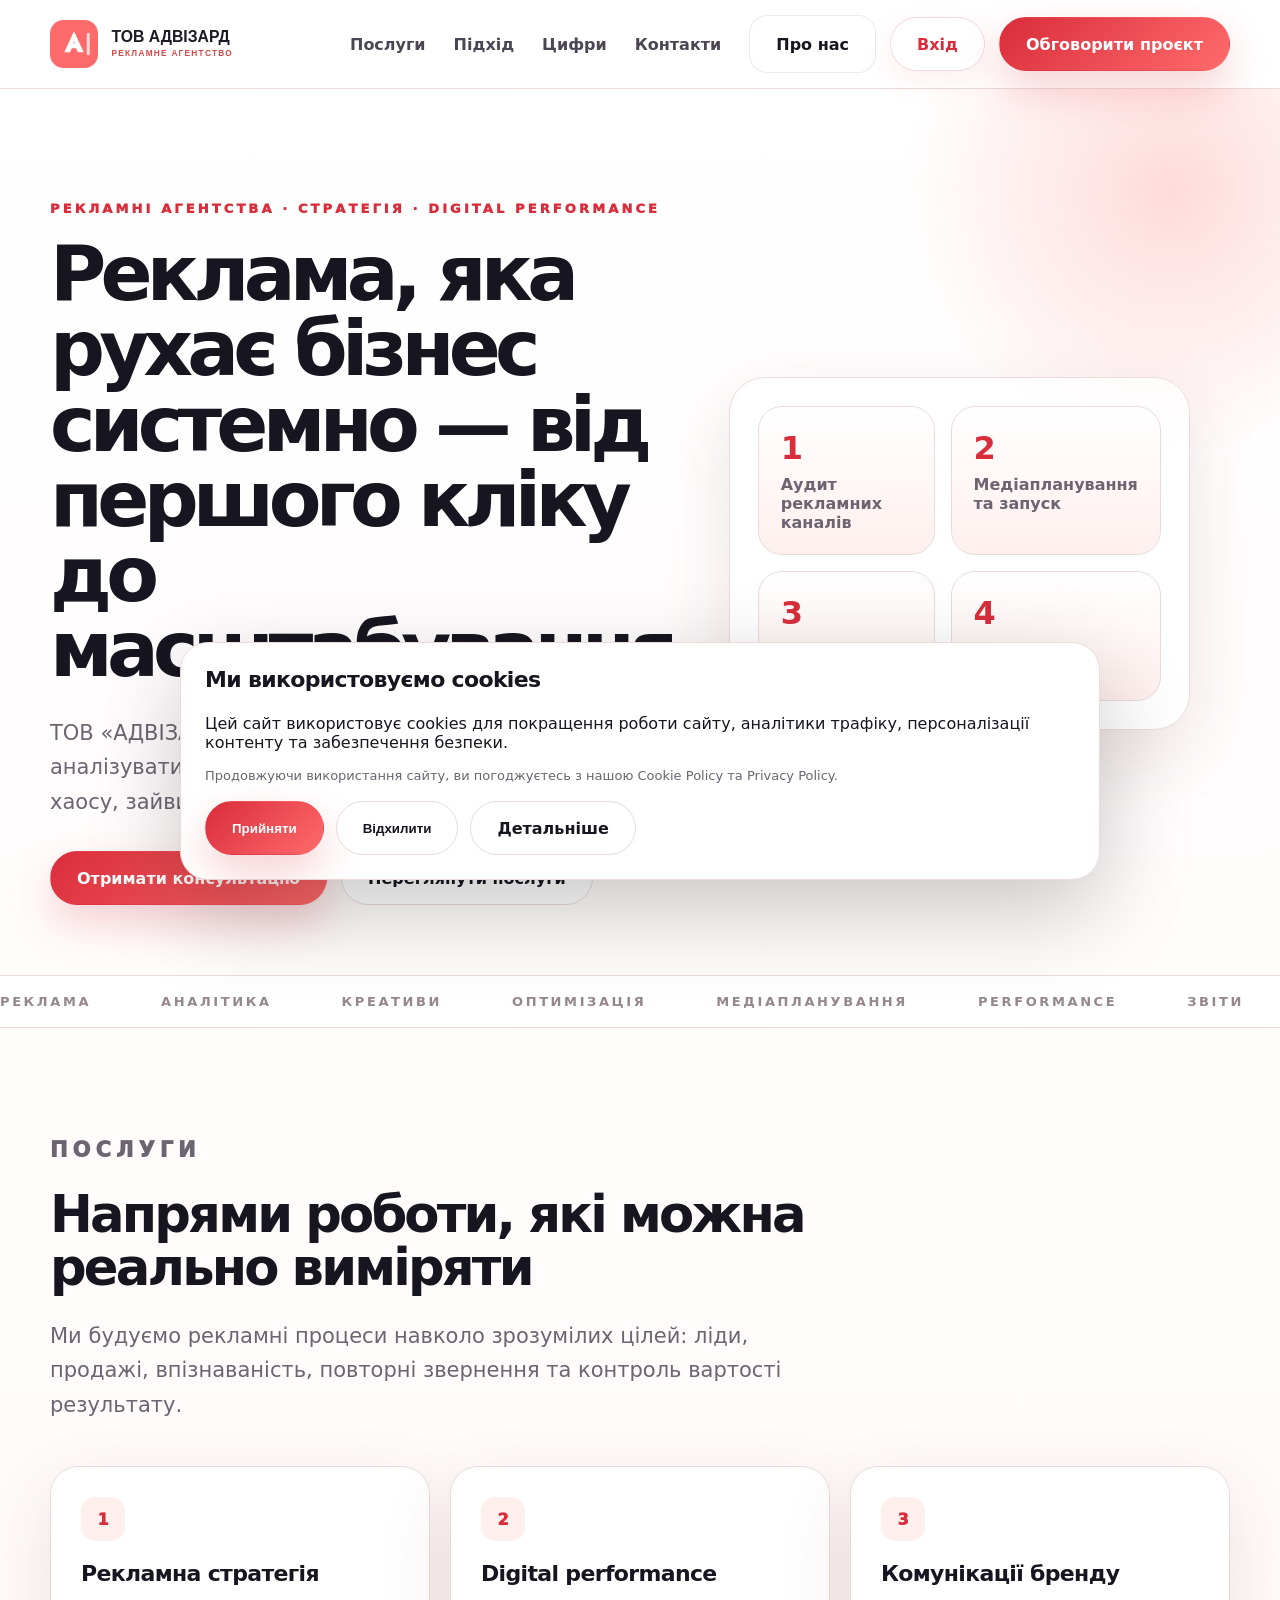
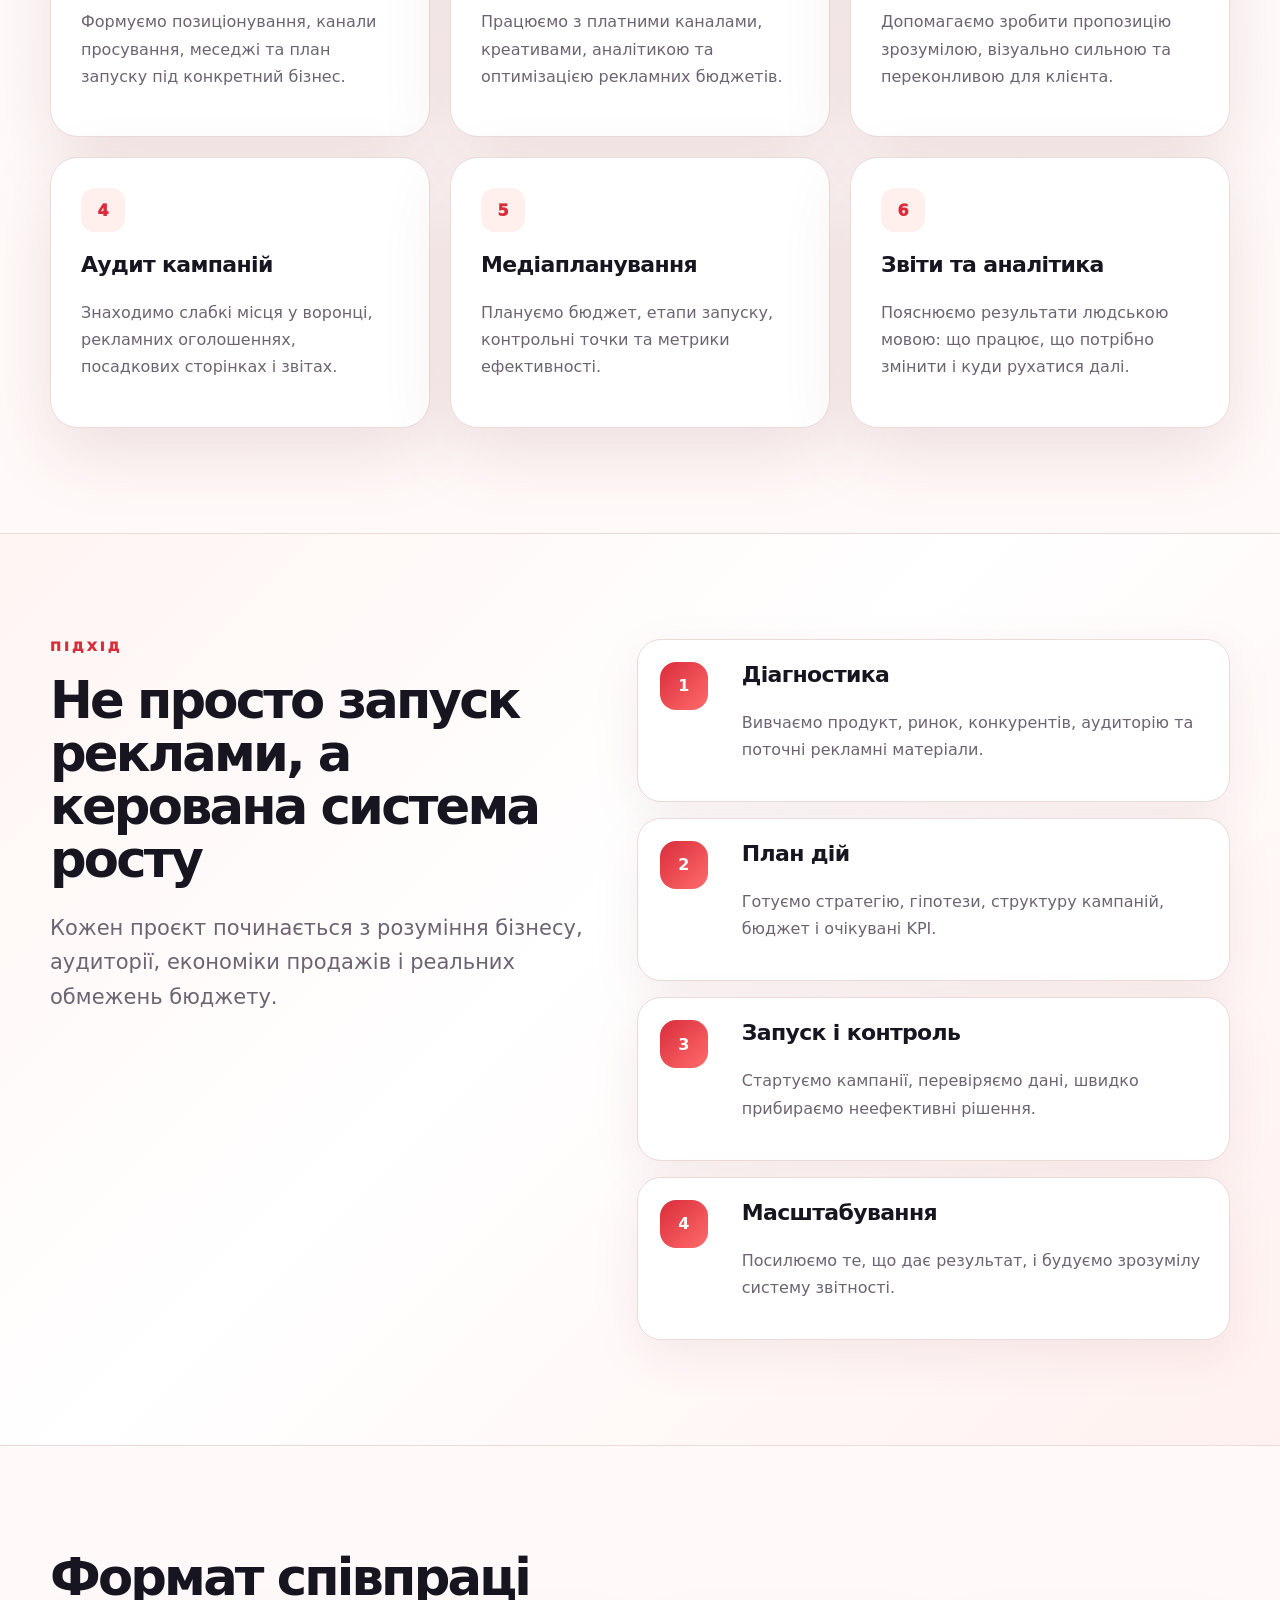
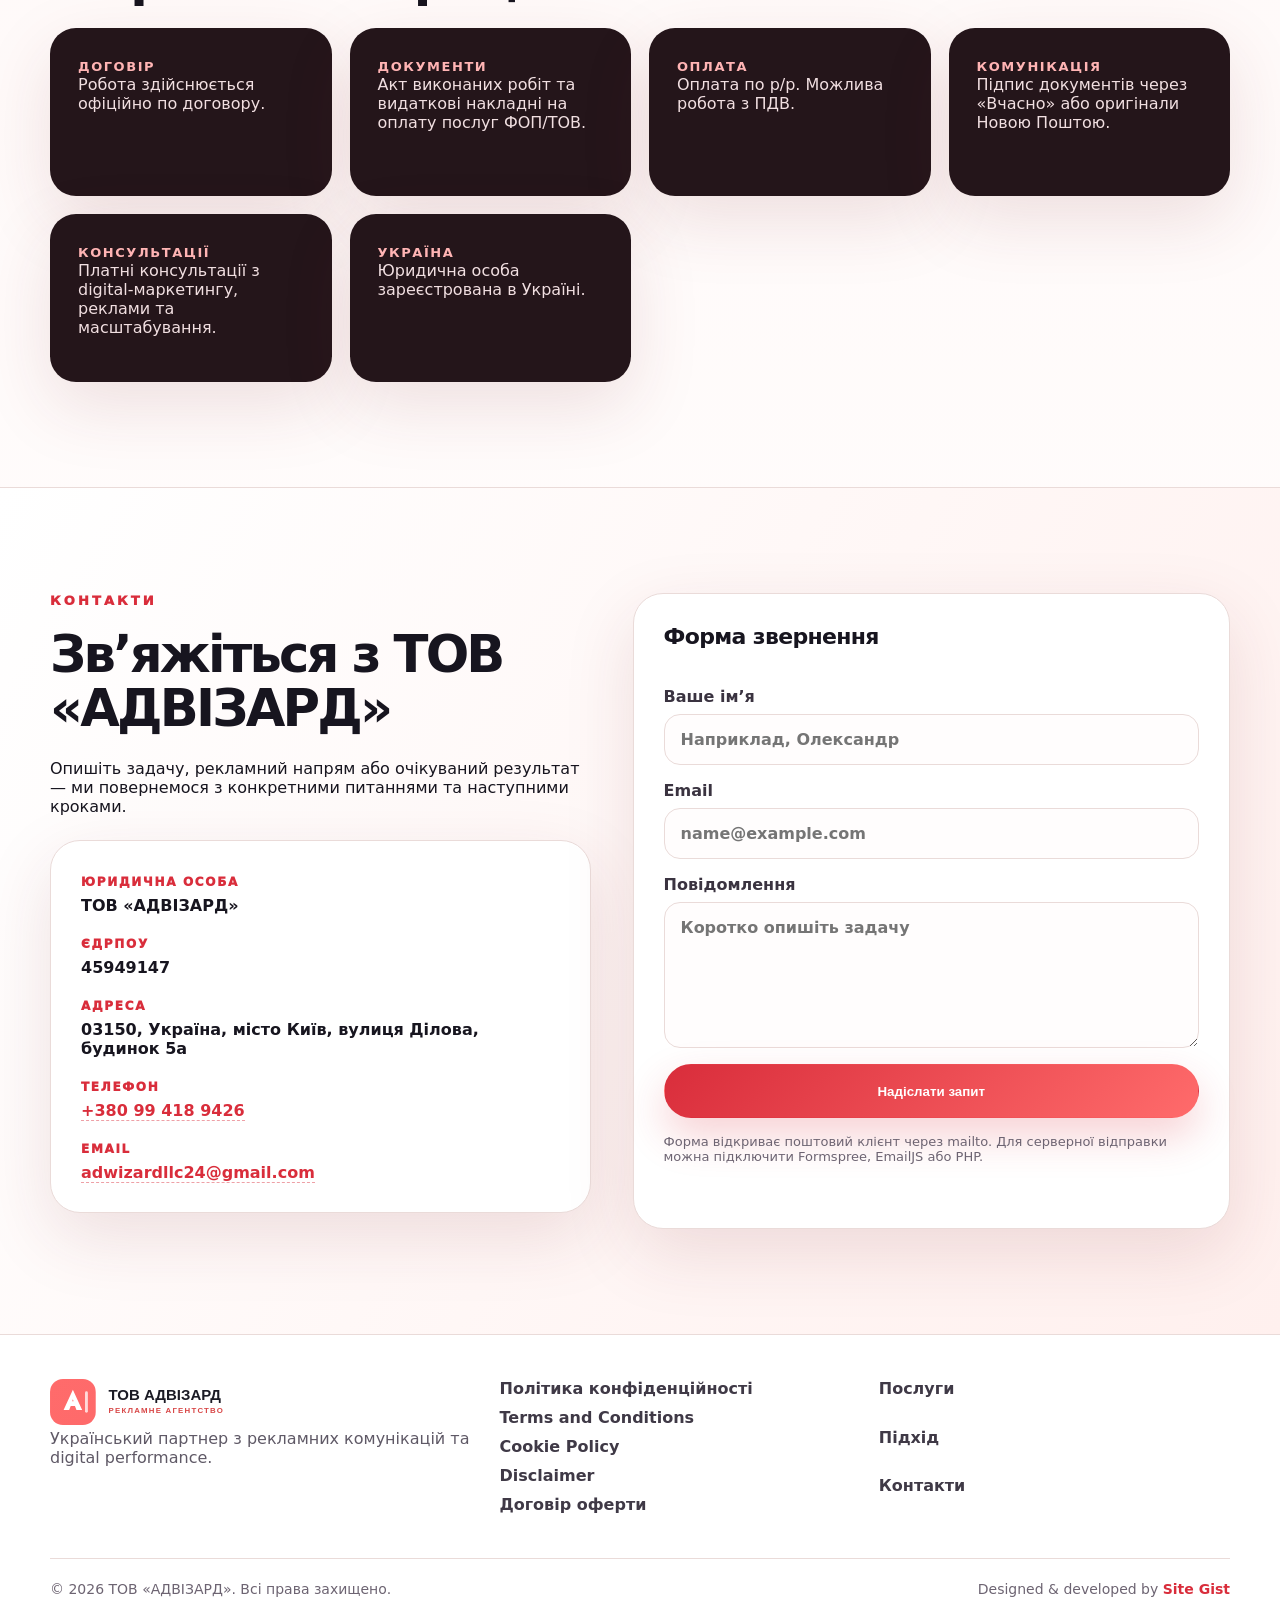
<file: index.html>
<!doctype html>
<html lang="uk">
  <head>
    <meta charset="UTF-8" />
    <meta name="viewport" content="width=device-width,initial-scale=1" />
    <title>ТОВ АДВІЗАРД — рекламне агентство в Києві</title>
    <meta
      name="description"
      content="ТОВ АДВІЗАРД допомагає бізнесам запускати, аналізувати та масштабувати рекламні кампанії."
    />
    <meta property="og:title" content="ТОВ АДВІЗАРД" />
    <meta
      property="og:description"
      content="Рекламна стратегія, digital performance, аналітика та комунікації."
    />
    <meta property="og:type" content="website" />
    <link rel="icon" href="favicon.svg" />
    <link rel="stylesheet" href="assets/css/style.css" />
  </head>
  <div class="cookie-popup" id="cookiePopup">
    <div class="cookie-box">
      <div class="cookie-top">
        <div>
          <h3>Ми використовуємо cookies</h3>

          <p>
            Цей сайт використовує cookies для покращення роботи сайту, аналітики
            трафіку, персоналізації контенту та забезпечення безпеки.
          </p>

          <p class="form-note">
            Продовжуючи використання сайту, ви погоджуєтесь з нашою Cookie
            Policy та Privacy Policy.
          </p>
        </div>
      </div>

      <div class="cookie-actions">
        <button class="btn btn-primary" id="acceptCookies">Прийняти</button>

        <button class="btn btn-ghost" id="declineCookies">Відхилити</button>

        <a class="btn btn-ghost" href="cookie-policy.html"> Детальніше </a>
      </div>
    </div>
  </div>
  <body>
    <header class="site-header" id="top">
      <div class="container nav-wrap">
        <a class="brand" href="index.html" aria-label="ТОВ АДВІЗАРД">
          <img src="assets/img/logo.svg" alt="Логотип ТОВ АДВІЗАРД" />
        </a>

        <button
          class="nav-toggle"
          aria-label="Відкрити меню"
          aria-expanded="false"
        >
          <span></span><span></span><span></span>
        </button>

        <nav class="main-nav" aria-label="Головна навігація">
          <a href="#services">Послуги</a>
          <a href="#process">Підхід</a>
          <a href="#numbers">Цифри</a>
          <a href="#contact">Контакти</a>
        </nav>

        <div class="header-actions">
          <a class="contacts" href="contact.html">Про нас</a>
          <a class="admin-btn" href="admin/">Вхід</a>
          <a class="header-cta" href="#contact">Обговорити проєкт</a>
        </div>
      </div>
    </header>
    <main>
      <section class="hero">
        <div class="container hero-grid">
          <div class="reveal">
            <p class="eyebrow">
              Рекламні агентства · стратегія · digital performance
            </p>
            <h1>
              Реклама, яка рухає бізнес системно — від першого кліку до
              масштабування
            </h1>
            <p class="hero-text">
              ТОВ «АДВІЗАРД» допомагає компаніям запускати, аналізувати та
              посилювати рекламні кампанії без хаосу, зайвих витрат і сліпих
              рішень.
            </p>
            <div class="hero-actions">
              <a class="btn btn-primary" href="#contact"
                >Отримати консультацію</a
              ><a class="btn btn-ghost" href="#services">Переглянути послуги</a>
            </div>
          </div>
          <aside class="hero-card reveal">
            <div class="metric-grid">
              <div class="metric">
                <strong>1</strong><span>Аудит рекламних каналів</span>
              </div>
              <div class="metric">
                <strong>2</strong><span>Медіапланування та запуск</span>
              </div>
              <div class="metric">
                <strong>3</strong><span>Аналітика результатів</span>
              </div>
              <div class="metric">
                <strong>4</strong><span>Оптимізація бюджету</span>
              </div>
            </div>
          </aside>
        </div>
      </section>
      <div class="ticker">
        <div class="ticker-track">
          <span>Реклама</span><span>Аналітика</span><span>Креативи</span
          ><span>Оптимізація</span><span>Медіапланування</span
          ><span>Performance</span><span>Звіти</span><span>Реклама</span
          ><span>Аналітика</span><span>Креативи</span>
        </div>
      </div>
      <section class="section-pad" id="services">
        <div class="container">
          <div class="section-head reveal">
            <p class="eyebrow">Послуги</p>
            <h2>Напрями роботи, які можна реально виміряти</h2>
            <p>
              Ми будуємо рекламні процеси навколо зрозумілих цілей: ліди,
              продажі, впізнаваність, повторні звернення та контроль вартості
              результату.
            </p>
          </div>
          <div class="service-grid">
            <article class="card reveal">
              <span class="num">1</span>
              <h3>Рекламна стратегія</h3>
              <p>
                Формуємо позиціонування, канали просування, меседжі та план
                запуску під конкретний бізнес.
              </p>
            </article>
            <article class="card reveal">
              <span class="num">2</span>
              <h3>Digital performance</h3>
              <p>
                Працюємо з платними каналами, креативами, аналітикою та
                оптимізацією рекламних бюджетів.
              </p>
            </article>
            <article class="card reveal">
              <span class="num">3</span>
              <h3>Комунікації бренду</h3>
              <p>
                Допомагаємо зробити пропозицію зрозумілою, візуально сильною та
                переконливою для клієнта.
              </p>
            </article>
            <article class="card reveal">
              <span class="num">4</span>
              <h3>Аудит кампаній</h3>
              <p>
                Знаходимо слабкі місця у воронці, рекламних оголошеннях,
                посадкових сторінках і звітах.
              </p>
            </article>
            <article class="card reveal">
              <span class="num">5</span>
              <h3>Медіапланування</h3>
              <p>
                Плануємо бюджет, етапи запуску, контрольні точки та метрики
                ефективності.
              </p>
            </article>
            <article class="card reveal">
              <span class="num">6</span>
              <h3>Звіти та аналітика</h3>
              <p>
                Пояснюємо результати людською мовою: що працює, що потрібно
                змінити і куди рухатися далі.
              </p>
            </article>
          </div>
        </div>
      </section>
      <section class="section-pad process" id="process">
        <div class="container process-grid">
          <div class="reveal">
            <p class="eyebrow">Підхід</p>
            <h2>Не просто запуск реклами, а керована система росту</h2>
            <p class="hero-text">
              Кожен проєкт починається з розуміння бізнесу, аудиторії, економіки
              продажів і реальних обмежень бюджету.
            </p>
          </div>
          <div class="steps">
            <article class="step reveal">
              <b>1</b>
              <div>
                <h3>Діагностика</h3>
                <p>
                  Вивчаємо продукт, ринок, конкурентів, аудиторію та поточні
                  рекламні матеріали.
                </p>
              </div>
            </article>
            <article class="step reveal">
              <b>2</b>
              <div>
                <h3>План дій</h3>
                <p>
                  Готуємо стратегію, гіпотези, структуру кампаній, бюджет і
                  очікувані KPI.
                </p>
              </div>
            </article>
            <article class="step reveal">
              <b>3</b>
              <div>
                <h3>Запуск і контроль</h3>
                <p>
                  Стартуємо кампанії, перевіряємо дані, швидко прибираємо
                  неефективні рішення.
                </p>
              </div>
            </article>
            <article class="step reveal">
              <b>4</b>
              <div>
                <h3>Масштабування</h3>
                <p>
                  Посилюємо те, що дає результат, і будуємо зрозумілу систему
                  звітності.
                </p>
              </div>
            </article>
          </div>
        </div>
      </section>
      <section class="section-pad numbers" id="numbers">
        <div class="container">
          <h2 class="reveal">Формат співпраці</h2>

          <div class="numbers-grid">
            <article class="reveal">
              <strong>Договір</strong>

              <p>Робота здійснюється офіційно по договору.</p>
            </article>

            <article class="reveal">
              <strong>Документи</strong>

              <p>
                Акт виконаних робіт та видаткові накладні на оплату послуг
                ФОП/ТОВ.
              </p>
            </article>

            <article class="reveal">
              <strong>Оплата</strong>

              <p>Оплата по р/р. Можлива робота з ПДВ.</p>
            </article>

            <article class="reveal">
              <strong>Комунікація</strong>

              <p>
                Підпис документів через «Вчасно» або оригінали Новою Поштою.
              </p>
            </article>

            <article class="reveal">
              <strong>Консультації</strong>

              <p>
                Платні консультації з digital-маркетингу, реклами та
                масштабування.
              </p>
            </article>

            <article class="reveal">
              <strong>Україна</strong>

              <p>Юридична особа зареєстрована в Україні.</p>
            </article>
          </div>
        </div>
      </section>
      <section class="section-pad contact" id="contact">
        <div class="container contact-grid">
          <div class="reveal">
            <p class="eyebrow">Контакти</p>
            <h2>Звʼяжіться з ТОВ «АДВІЗАРД»</h2>
            <p class="contact-lead">
              Опишіть задачу, рекламний напрям або очікуваний результат — ми
              повернемося з конкретними питаннями та наступними кроками.
            </p>
            <div class="contact-card">
              <div>
                <span>Юридична особа</span>
                <p>ТОВ «АДВІЗАРД»</p>
              </div>
              <div>
                <span>ЄДРПОУ</span>
                <p>45949147</p>
              </div>
              <div>
                <span>Адреса</span>
                <p>03150, Україна, місто Київ, вулиця Ділова, будинок 5а</p>
              </div>
              <div>
                <span>Телефон</span>
                <p><a href="tel:+380994189426">+380 99 418 9426</a></p>
              </div>
              <div>
                <span>Email</span>
                <p>
                  <a href="mailto:adwizardllc24@gmail.com"
                    >adwizardllc24@gmail.com</a
                  >
                </p>
              </div>
            </div>
          </div>
          <form class="contact-form reveal" data-contact-form>
            <h3>Форма звернення</h3>
            <label
              >Ваше імʼя<input
                name="name"
                required
                placeholder="Наприклад, Олександр" /></label
            ><label
              >Email<input
                name="email"
                type="email"
                required
                placeholder="name@example.com" /></label
            ><label
              >Повідомлення<textarea
                name="message"
                rows="6"
                required
                placeholder="Коротко опишіть задачу"
              ></textarea></label
            ><button class="btn btn-primary" type="submit">
              Надіслати запит
            </button>
            <p class="form-note">
              Форма відкриває поштовий клієнт через mailto. Для серверної
              відправки можна підключити Formspree, EmailJS або PHP.
            </p>
            <p class="form-status" aria-live="polite"></p>
          </form>
        </div>
      </section>
    </main>
    <footer class="site-footer">
      <div class="container footer-grid">
        <div class="footer-brand">
          <img src="assets/img/logo.svg" alt="ТОВ АДВІЗАРД" />
          <p>
            Український партнер з рекламних комунікацій та digital performance.
          </p>
        </div>
        <nav class="footer-links">
          <a href="privacy-policy.html">Політика конфіденційності</a
          ><a href="terms-and-conditions.html">Terms and Conditions</a
          ><a href="cookie-policy.html">Cookie Policy</a
          ><a href="disclaimer.html">Disclaimer</a
          ><a href="offer-agreement.html">Договір оферти</a>
        </nav>
        <nav class="footer-links">
          <a href="#services">Послуги</a><a href="#process">Підхід</a
          ><a href="#contact">Контакти</a>
        </nav>
      </div>
      <div class="container footer-bottom">
        <span>© 2026 ТОВ «АДВІЗАРД». Всі права захищено.</span
        ><span
          >Designed & developed by
          <a
            href="https://sitegist.com/uk/services/web/"
            target="_blank"
            rel="noopener"
            >Site Gist</a
          ></span
        >
      </div>
    </footer>
    <div class="cookie-popup">
      <div class="cookie-box">
        <div class="cookie-top">
          <div>
            <h3>Ми використовуємо cookies</h3>
            <p>
              Cookies допомагають покращувати сайт, аналізувати взаємодію та
              робити комунікацію зручнішою. Ви можете прийняти або відхилити
              необовʼязкові cookies.
            </p>
          </div>
        </div>
        <div class="cookie-actions">
          <button class="btn btn-primary" data-cookie-accept>Прийняти</button
          ><button class="btn btn-ghost" data-cookie-reject>Відхилити</button
          ><a class="btn btn-ghost" href="cookie-policy.html">Детальніше</a>
        </div>
      </div>
    </div>
    <script src="assets/js/main.js"></script>
  </body>
</html>
</file>
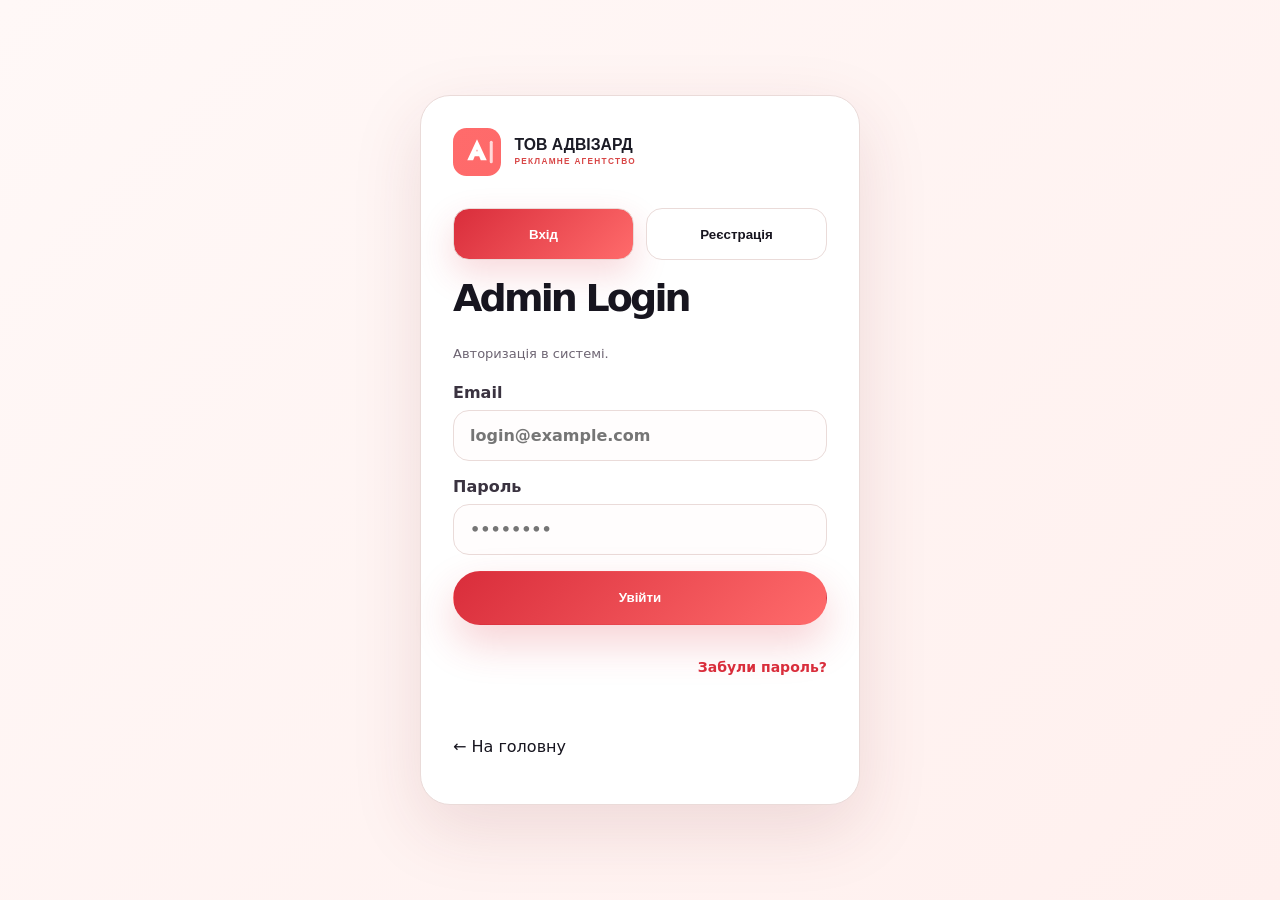
<file: admin/index.html>
<!doctype html>
<html lang="uk">
  <head>
    <meta charset="UTF-8" />
    <meta name="viewport" content="width=device-width,initial-scale=1" />
    <title>Admin — ТОВ АДВІЗАРД</title>

    <link rel="icon" href="../favicon.svg" />
    <link rel="stylesheet" href="../assets/css/style.css" />
  </head>
  <div class="modal-overlay" id="forgotModal">
    <div class="modal-box">
      <button class="modal-close" id="closeForgotModal">×</button>

      <h3>Відновлення паролю</h3>

      <p>
        Введіть email, на який буде відправлено лист для відновлення паролю.
      </p>

      <form id="forgotPasswordForm">
        <input type="email" required placeholder="your@email.com" />

        <button class="btn btn-primary" type="submit">Відправити</button>

        <p class="form-status"></p>
      </form>
    </div>
  </div>
  <body class="admin-body">
    <main class="admin-box">
      <img src="../assets/img/logo.svg" alt="ТОВ АДВІЗАРД" />

      <div class="admin-tabs">
        <button class="admin-tab active" data-tab="login">Вхід</button>

        <button class="admin-tab" data-tab="register">Реєстрація</button>
      </div>

      <!-- LOGIN -->
      <div class="admin-panel active" id="login-panel">
        <h1 style="font-size: 38px; margin-top: 20px">Admin Login</h1>

        <p class="admin-note">Авторизація в системі.</p>

        <form data-admin-login>
          <label>
            Email
            <input type="email" required placeholder="login@example.com" />
          </label>

          <label>
            Пароль
            <input type="password" required placeholder="••••••••" />
          </label>

          <button class="btn btn-primary" type="submit">Увійти</button>

          <div class="admin-extra">
            <a href="#" class="forgot-password"> Забули пароль? </a>
          </div>

          <p class="form-status"></p>
        </form>
      </div>

      <!-- REGISTER -->
      <div class="admin-panel" id="register-panel">
        <h1 style="font-size: 38px; margin-top: 20px">Створити акаунт</h1>

        <p class="admin-note">Реєстрація нового користувача.</p>

        <form data-admin-register>
          <label>
            Ім’я
            <input type="text" required placeholder="Ваше ім’я" />
          </label>

          <label>
            Email
            <input type="email" required placeholder="login@example.com" />
          </label>

          <label>
            Пароль
            <input
              id="registerPassword"
              type="password"
              required
              placeholder="••••••••"
            />
          </label>

          <label>
            Підтвердження паролю
            <input
              id="registerConfirmPassword"
              type="password"
              required
              placeholder="••••••••"
            />
          </label>

          <button class="btn btn-primary" type="submit">Зареєструватися</button>

          <p class="form-status"></p>
        </form>
      </div>

      <p style="margin-top: 28px">
        <a href="../index.html">← На головну</a>
      </p>
    </main>

    <script>
      const tabs = document.querySelectorAll(".admin-tab");
      const panels = document.querySelectorAll(".admin-panel");

      tabs.forEach((tab) => {
        tab.addEventListener("click", () => {
          tabs.forEach((t) => t.classList.remove("active"));
          panels.forEach((p) => p.classList.remove("active"));

          tab.classList.add("active");

          if (tab.dataset.tab === "login") {
            document.getElementById("login-panel").classList.add("active");
          } else {
            document.getElementById("register-panel").classList.add("active");
          }
        });
      });
    </script>

    <script src="../assets/js/main.js"></script>
  </body>
</html>
</file>
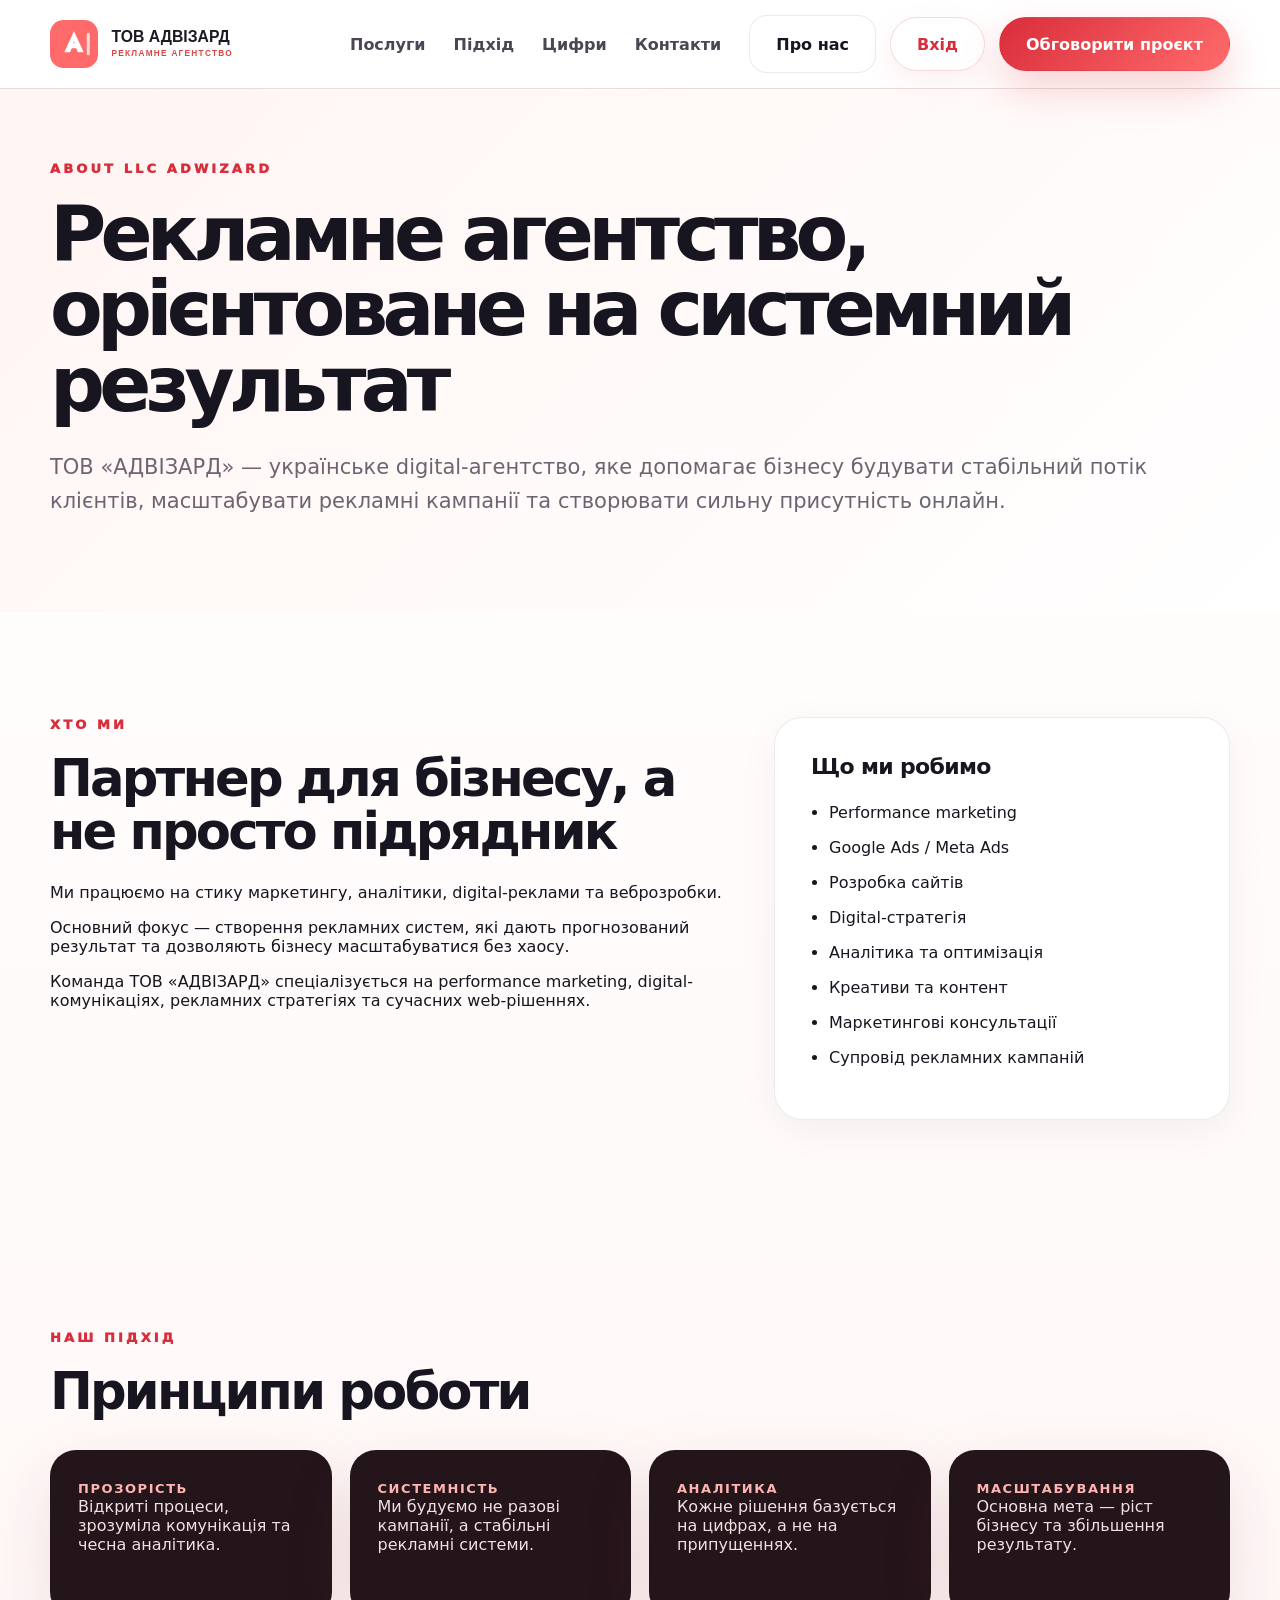
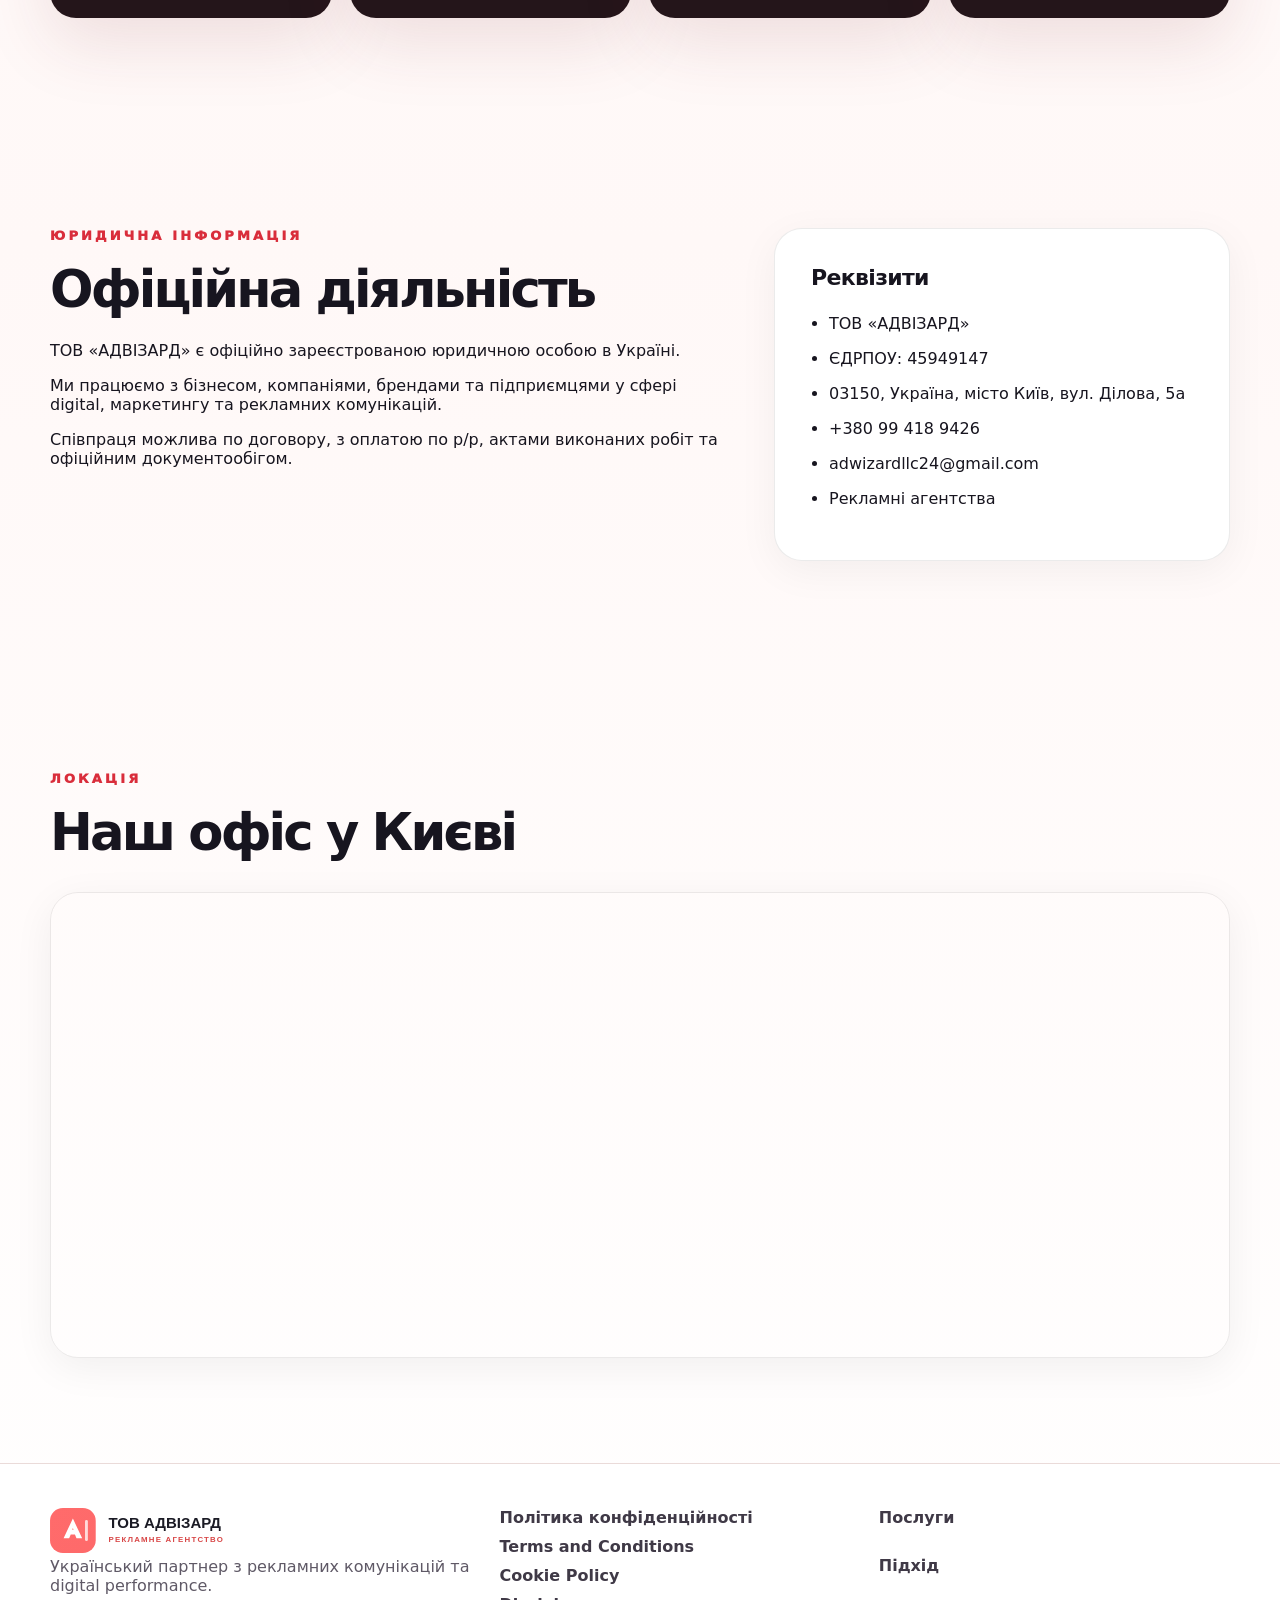
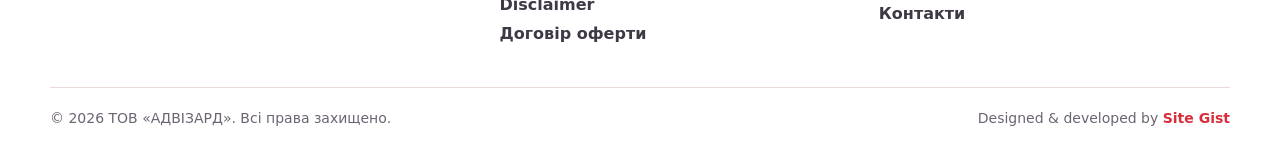
<file: contact.html>
<!doctype html>
<html lang="uk">
  <head>
    <meta charset="UTF-8" />

    <meta name="viewport" content="width=device-width,initial-scale=1" />

    <title>Про нас — ТОВ АДВІЗАРД</title>

    <meta
      name="description"
      content="ТОВ АДВІЗАРД — рекламне агентство та digital-партнер для бізнесу. Стратегія, performance marketing, аналітика та масштабування рекламних кампаній."
    />

    <link rel="icon" href="favicon.svg" />

    <link rel="stylesheet" href="assets/css/style.css" />
  </head>

  <body>
    <header class="site-header" id="top">
      <div class="container nav-wrap">
        <a class="brand" href="index.html" aria-label="ТОВ АДВІЗАРД">
          <img src="assets/img/logo.svg" alt="Логотип ТОВ АДВІЗАРД" />
        </a>

        <button
          class="nav-toggle"
          aria-label="Відкрити меню"
          aria-expanded="false"
        >
          <span></span><span></span><span></span>
        </button>

        <nav class="main-nav" aria-label="Головна навігація">
          <a href="#services">Послуги</a>
          <a href="#process">Підхід</a>
          <a href="#numbers">Цифри</a>
          <a href="#contact">Контакти</a>
        </nav>

        <div class="header-actions">
          <a class="contacts" href="contact.html">Про нас</a>
          <a class="admin-btn" href="admin/">Вхід</a>
          <a class="header-cta" href="index.html#contact">Обговорити проєкт</a>
        </div>
      </div>
    </header>

    <main>
      <!-- HERO -->
      <section class="legal-hero">
        <div class="container">
          <p class="eyebrow">ABOUT LLC ADWIZARD</p>

          <h1>Рекламне агентство, орієнтоване на системний результат</h1>

          <p class="hero-text">
            ТОВ «АДВІЗАРД» — українське digital-агентство, яке допомагає бізнесу
            будувати стабільний потік клієнтів, масштабувати рекламні кампанії
            та створювати сильну присутність онлайн.
          </p>
        </div>
      </section>

      <!-- ABOUT -->
      <section class="section-pad">
        <div class="container about-grid">
          <div>
            <p class="eyebrow">ХТО МИ</p>

            <h2>Партнер для бізнесу, а не просто підрядник</h2>

            <p>
              Ми працюємо на стику маркетингу, аналітики, digital-реклами та
              веброзробки.
            </p>

            <p>
              Основний фокус — створення рекламних систем, які дають
              прогнозований результат та дозволяють бізнесу масштабуватися без
              хаосу.
            </p>

            <p>
              Команда ТОВ «АДВІЗАРД» спеціалізується на performance marketing,
              digital-комунікаціях, рекламних стратегіях та сучасних
              web-рішеннях.
            </p>
          </div>

          <div class="about-card">
            <h3>Що ми робимо</h3>

            <ul>
              <li>Performance marketing</li>

              <li>Google Ads / Meta Ads</li>

              <li>Розробка сайтів</li>

              <li>Digital-стратегія</li>

              <li>Аналітика та оптимізація</li>

              <li>Креативи та контент</li>

              <li>Маркетингові консультації</li>

              <li>Супровід рекламних кампаній</li>
            </ul>
          </div>
        </div>
      </section>

      <!-- VALUES -->
      <section class="section-pad soft-section">
        <div class="container">
          <p class="eyebrow">НАШ ПІДХІД</p>

          <h2 class="section-title">Принципи роботи</h2>

          <div class="numbers-grid">
            <article>
              <strong> Прозорість </strong>

              <p>Відкриті процеси, зрозуміла комунікація та чесна аналітика.</p>
            </article>

            <article>
              <strong> Системність </strong>

              <p>
                Ми будуємо не разові кампанії, а стабільні рекламні системи.
              </p>
            </article>

            <article>
              <strong> Аналітика </strong>

              <p>Кожне рішення базується на цифрах, а не на припущеннях.</p>
            </article>

            <article>
              <strong> Масштабування </strong>

              <p>Основна мета — ріст бізнесу та збільшення результату.</p>
            </article>
          </div>
        </div>
      </section>

      <!-- COMPANY -->
      <section class="section-pad">
        <div class="container about-grid">
          <div>
            <p class="eyebrow">ЮРИДИЧНА ІНФОРМАЦІЯ</p>

            <h2>Офіційна діяльність</h2>

            <p>
              ТОВ «АДВІЗАРД» є офіційно зареєстрованою юридичною особою в
              Україні.
            </p>

            <p>
              Ми працюємо з бізнесом, компаніями, брендами та підприємцями у
              сфері digital, маркетингу та рекламних комунікацій.
            </p>

            <p>
              Співпраця можлива по договору, з оплатою по р/р, актами виконаних
              робіт та офіційним документообігом.
            </p>
          </div>

          <div class="about-card">
            <h3>Реквізити</h3>

            <ul>
              <li>ТОВ «АДВІЗАРД»</li>

              <li>ЄДРПОУ: 45949147</li>

              <li>03150, Україна, місто Київ, вул. Ділова, 5а</li>

              <li>+380 99 418 9426</li>

              <li>adwizardllc24@gmail.com</li>

              <li>Рекламні агентства</li>
            </ul>
          </div>
        </div>
      </section>

      <!-- MAP -->
      <section class="section-pad">
        <div class="container">
          <p class="eyebrow">ЛОКАЦІЯ</p>

          <h2 class="section-title">Наш офіс у Києві</h2>

          <div class="map-box">
            <iframe
              src="https://maps.google.com/maps?q=03150%20%D0%9A%D0%B8%D1%97%D0%B2%20%D0%94%D1%96%D0%BB%D0%BE%D0%B2%D0%B0%205%D0%B0&t=&z=15&ie=UTF8&iwloc=&output=embed"
              loading="lazy"
              allowfullscreen
            ></iframe>
          </div>
        </div>
      </section>
    </main>

    <footer class="site-footer">
      <div class="container footer-grid">
        <div class="footer-brand">
          <img src="assets/img/logo.svg" alt="ТОВ АДВІЗАРД" />
          <p>
            Український партнер з рекламних комунікацій та digital performance.
          </p>
        </div>
        <nav class="footer-links">
          <a href="privacy-policy.html">Політика конфіденційності</a
          ><a href="terms-and-conditions.html">Terms and Conditions</a
          ><a href="cookie-policy.html">Cookie Policy</a
          ><a href="disclaimer.html">Disclaimer</a
          ><a href="offer-agreement.html">Договір оферти</a>
        </nav>
        <nav class="footer-links">
          <a href="#services">Послуги</a><a href="#process">Підхід</a
          ><a href="#contact">Контакти</a>
        </nav>
      </div>
      <div class="container footer-bottom">
        <span>© 2026 ТОВ «АДВІЗАРД». Всі права захищено.</span
        ><span
          >Designed & developed by
          <a
            href="https://sitegist.com/uk/services/web/"
            target="_blank"
            rel="noopener"
            >Site Gist</a
          ></span
        >
      </div>
    </footer>

    <script src="assets/js/main.js"></script>
  </body>
</html>
</file>
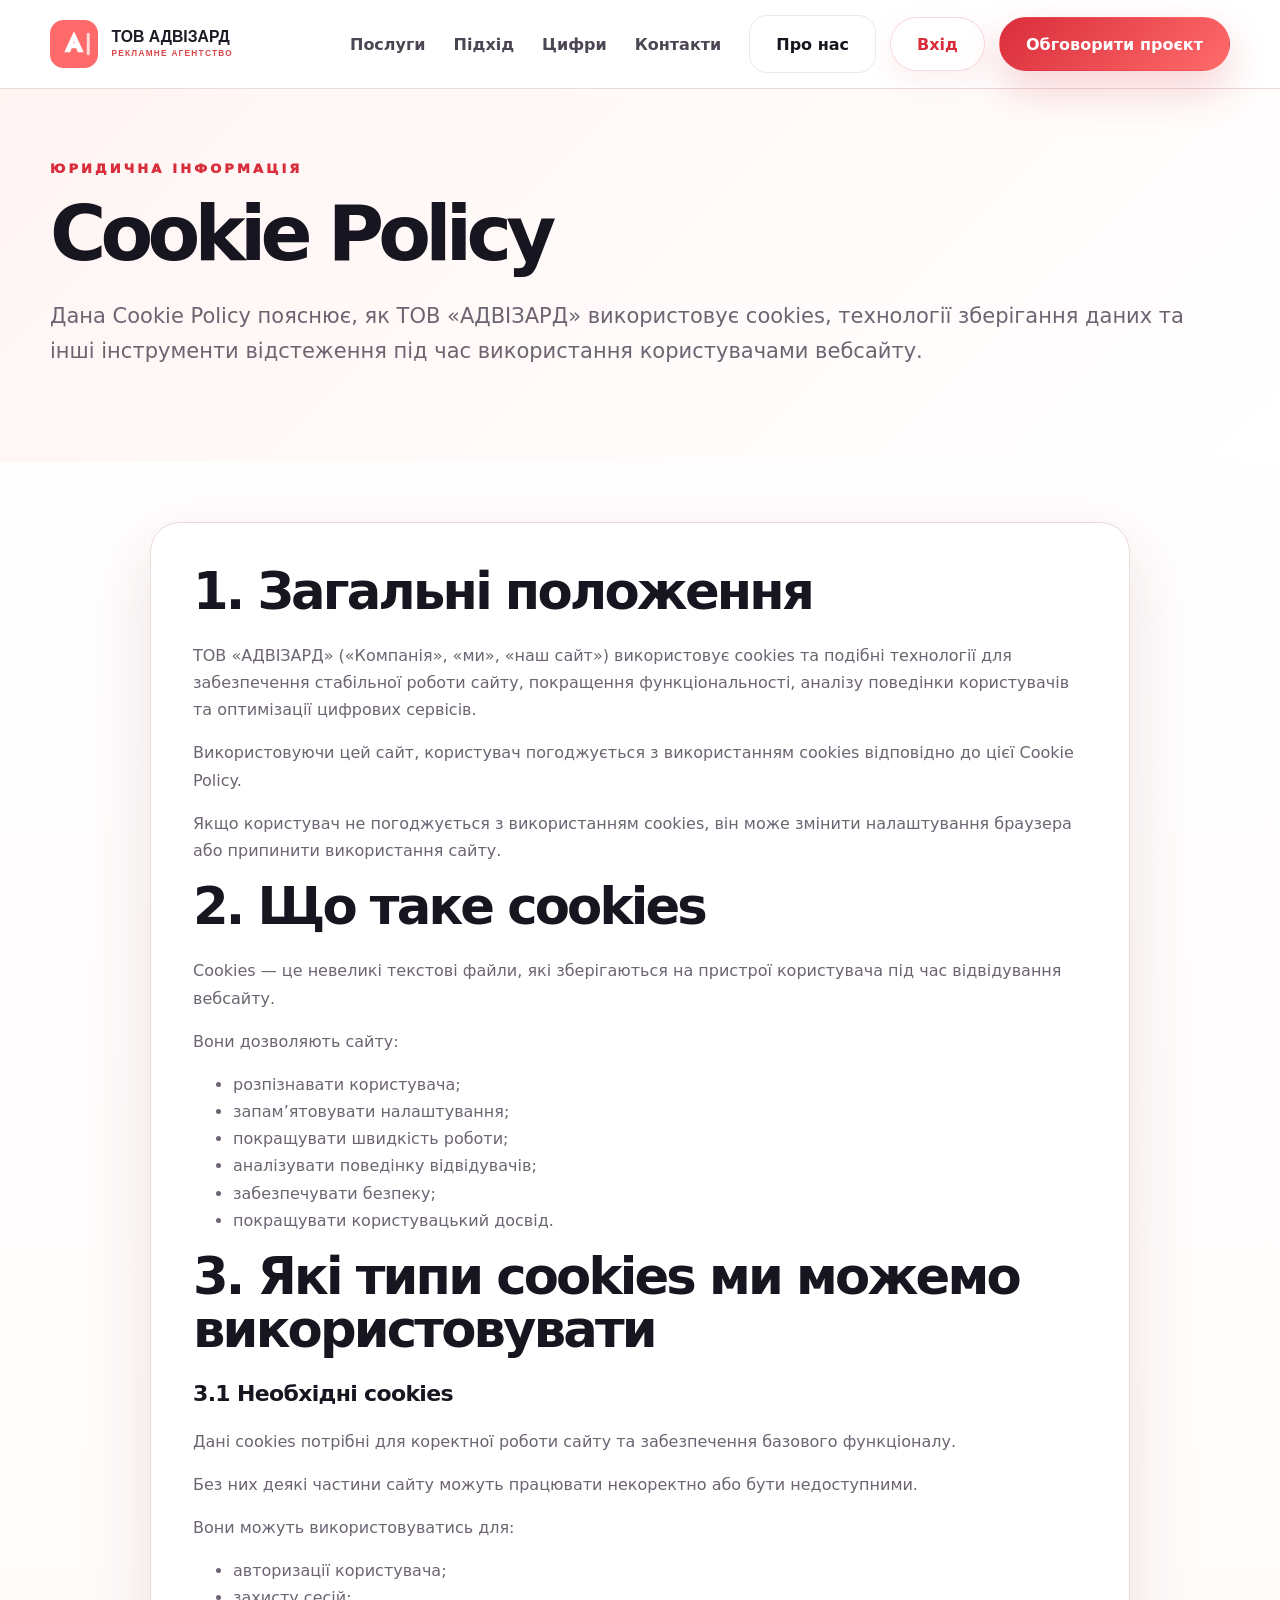
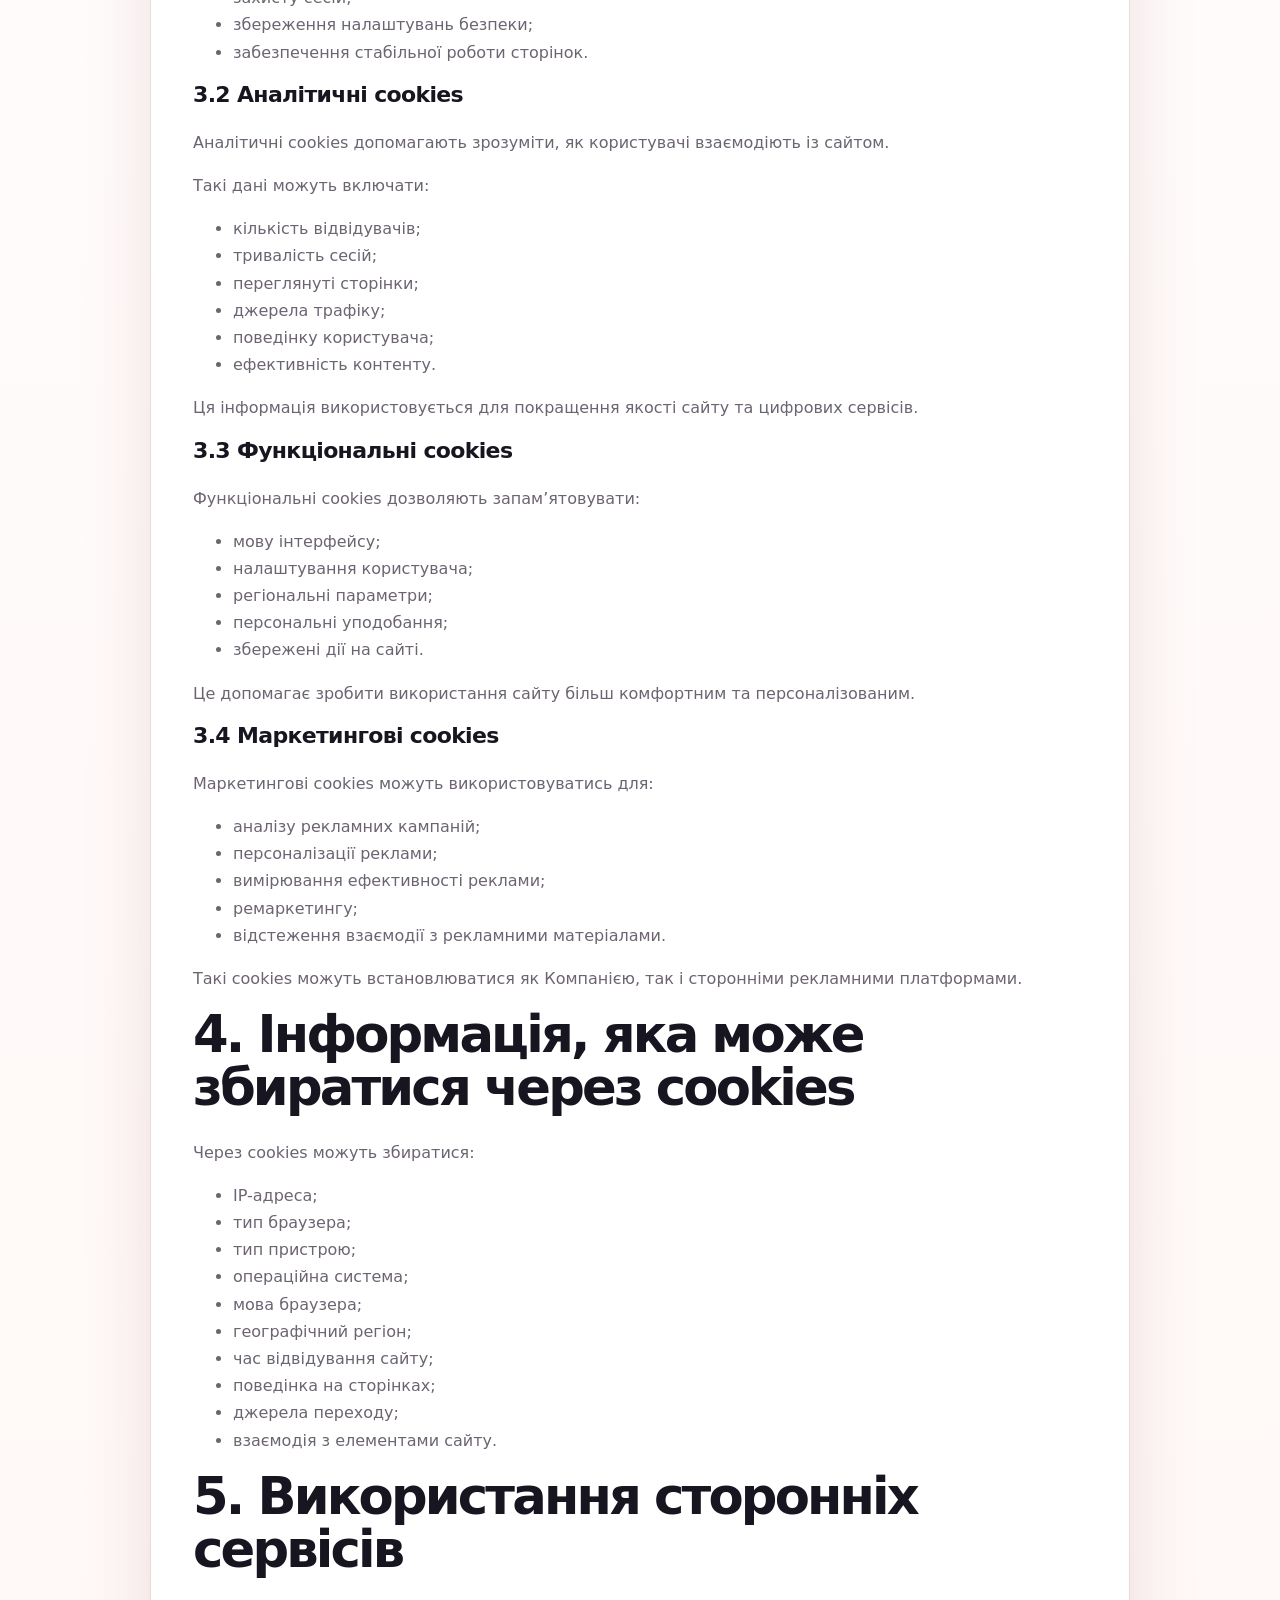
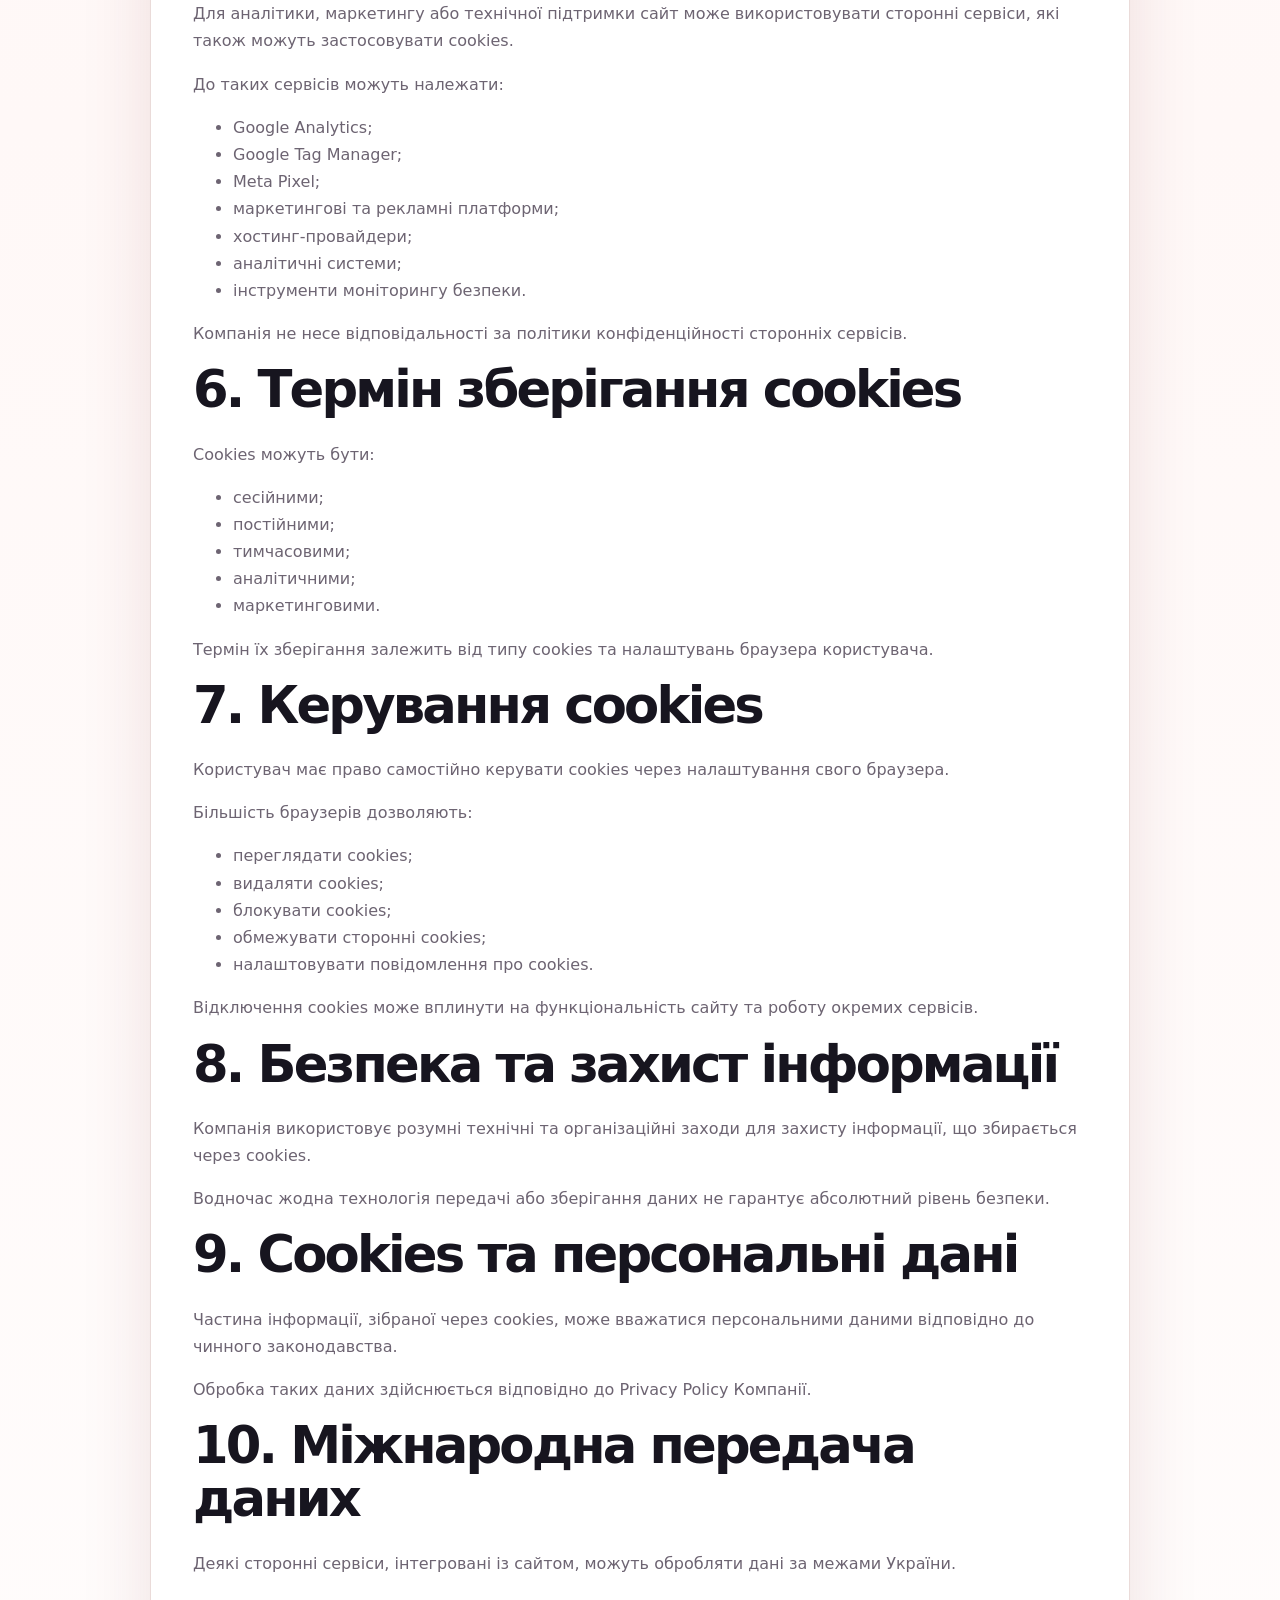
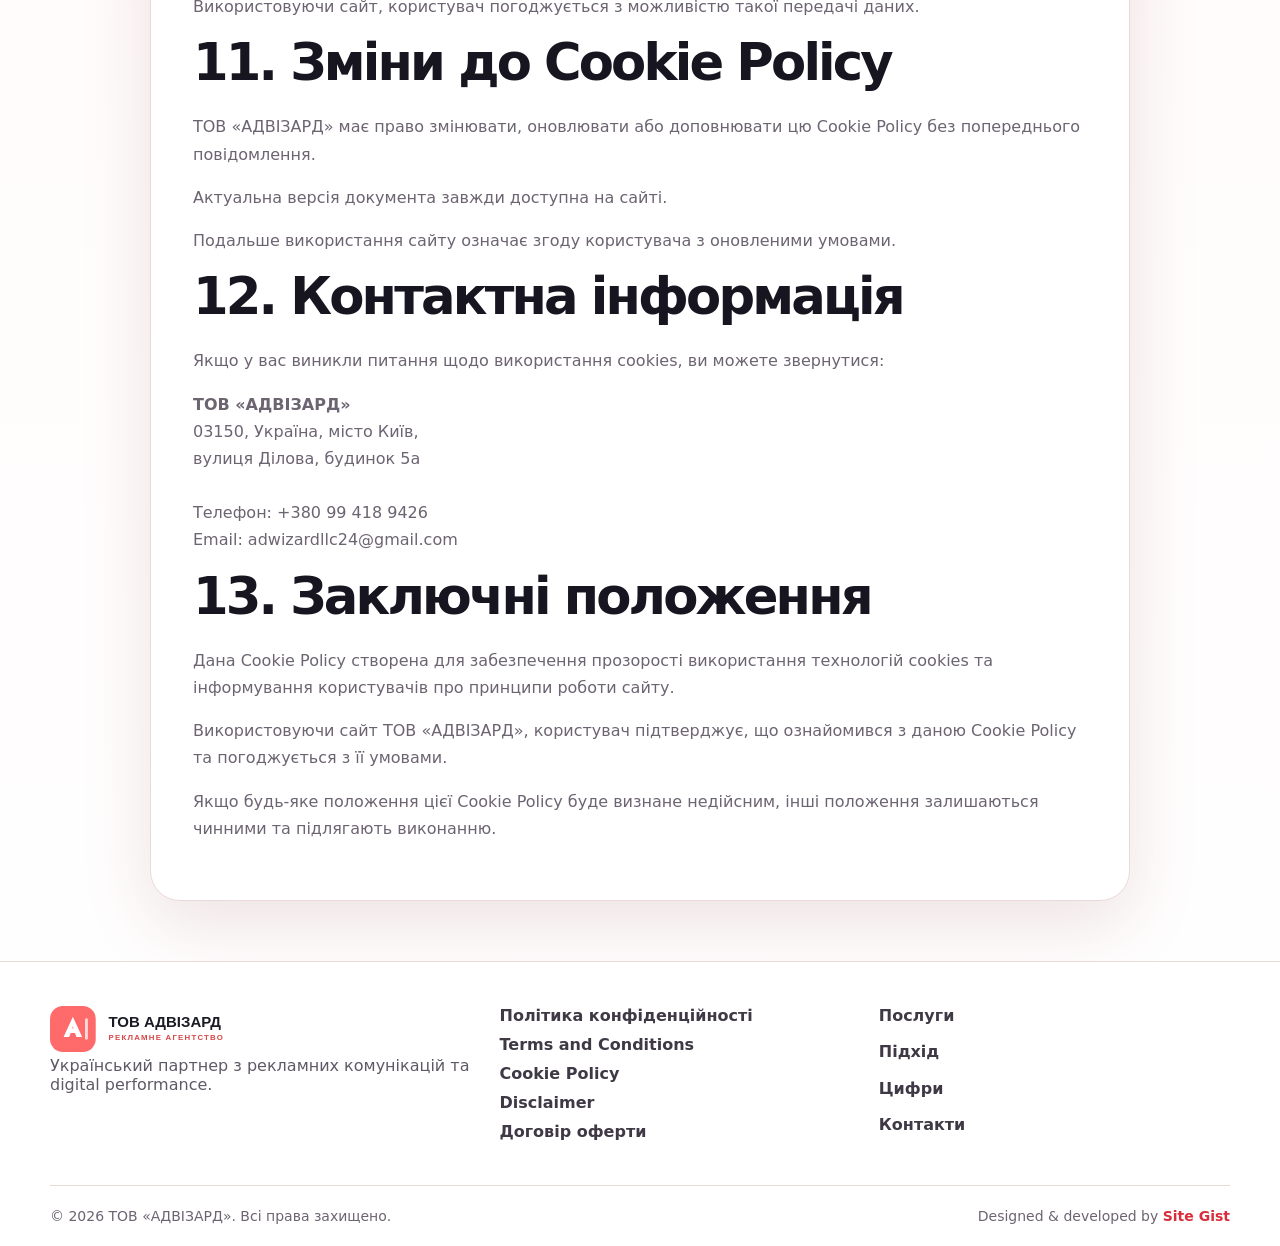
<file: cookie-policy.html>
<!doctype html>
<html lang="uk">
  <head>
    <meta charset="UTF-8" />
    <meta name="viewport" content="width=device-width,initial-scale=1" />
    <title>Cookie Policy — ТОВ АДВІЗАРД</title>
    <meta
      name="description"
      content="Інформація про використання cookie-файлів."
    />
    <link rel="icon" href="favicon.svg" />
    <link rel="stylesheet" href="assets/css/style.css" />
  </head>
  <body>
    <header class="site-header" id="top">
      <div class="container nav-wrap">
        <a class="brand" href="index.html" aria-label="ТОВ АДВІЗАРД">
          <img src="assets/img/logo.svg" alt="Логотип ТОВ АДВІЗАРД" />
        </a>

        <button
          class="nav-toggle"
          aria-label="Відкрити меню"
          aria-expanded="false"
        >
          <span></span><span></span><span></span>
        </button>

        <nav class="main-nav" aria-label="Головна навігація">
          <a href="#services">Послуги</a>
          <a href="#process">Підхід</a>
          <a href="#numbers">Цифри</a>
          <a href="#contact">Контакти</a>
        </nav>

        <div class="header-actions">
          <a class="contacts" href="contact.html">Про нас</a>
          <a class="admin-btn" href="admin/">Вхід</a>
          <a class="header-cta" href="index.html#contact">Обговорити проєкт</a>
        </div>
      </div>
    </header>
    <main>
      <section class="legal-hero">
        <div class="container">
          <p class="eyebrow">Юридична інформація</p>

          <h1>Cookie Policy</h1>

          <p class="hero-text">
            Дана Cookie Policy пояснює, як ТОВ «АДВІЗАРД» використовує cookies,
            технології зберігання даних та інші інструменти відстеження під час
            використання користувачами вебсайту.
          </p>
        </div>
      </section>

      <article class="legal-content">
        <h2>1. Загальні положення</h2>

        <p>
          ТОВ «АДВІЗАРД» («Компанія», «ми», «наш сайт») використовує cookies та
          подібні технології для забезпечення стабільної роботи сайту,
          покращення функціональності, аналізу поведінки користувачів та
          оптимізації цифрових сервісів.
        </p>

        <p>
          Використовуючи цей сайт, користувач погоджується з використанням
          cookies відповідно до цієї Cookie Policy.
        </p>

        <p>
          Якщо користувач не погоджується з використанням cookies, він може
          змінити налаштування браузера або припинити використання сайту.
        </p>

        <h2>2. Що таке cookies</h2>

        <p>
          Cookies — це невеликі текстові файли, які зберігаються на пристрої
          користувача під час відвідування вебсайту.
        </p>

        <p>Вони дозволяють сайту:</p>

        <ul>
          <li>розпізнавати користувача;</li>
          <li>запам’ятовувати налаштування;</li>
          <li>покращувати швидкість роботи;</li>
          <li>аналізувати поведінку відвідувачів;</li>
          <li>забезпечувати безпеку;</li>
          <li>покращувати користувацький досвід.</li>
        </ul>

        <h2>3. Які типи cookies ми можемо використовувати</h2>

        <h3>3.1 Необхідні cookies</h3>

        <p>
          Дані cookies потрібні для коректної роботи сайту та забезпечення
          базового функціоналу.
        </p>

        <p>
          Без них деякі частини сайту можуть працювати некоректно або бути
          недоступними.
        </p>

        <p>Вони можуть використовуватись для:</p>

        <ul>
          <li>авторизації користувача;</li>
          <li>захисту сесій;</li>
          <li>збереження налаштувань безпеки;</li>
          <li>забезпечення стабільної роботи сторінок.</li>
        </ul>

        <h3>3.2 Аналітичні cookies</h3>

        <p>
          Аналітичні cookies допомагають зрозуміти, як користувачі взаємодіють
          із сайтом.
        </p>

        <p>Такі дані можуть включати:</p>

        <ul>
          <li>кількість відвідувачів;</li>
          <li>тривалість сесій;</li>
          <li>переглянуті сторінки;</li>
          <li>джерела трафіку;</li>
          <li>поведінку користувача;</li>
          <li>ефективність контенту.</li>
        </ul>

        <p>
          Ця інформація використовується для покращення якості сайту та цифрових
          сервісів.
        </p>

        <h3>3.3 Функціональні cookies</h3>

        <p>Функціональні cookies дозволяють запам’ятовувати:</p>

        <ul>
          <li>мову інтерфейсу;</li>
          <li>налаштування користувача;</li>
          <li>регіональні параметри;</li>
          <li>персональні уподобання;</li>
          <li>збережені дії на сайті.</li>
        </ul>

        <p>
          Це допомагає зробити використання сайту більш комфортним та
          персоналізованим.
        </p>

        <h3>3.4 Маркетингові cookies</h3>

        <p>Маркетингові cookies можуть використовуватись для:</p>

        <ul>
          <li>аналізу рекламних кампаній;</li>
          <li>персоналізації реклами;</li>
          <li>вимірювання ефективності реклами;</li>
          <li>ремаркетингу;</li>
          <li>відстеження взаємодії з рекламними матеріалами.</li>
        </ul>

        <p>
          Такі cookies можуть встановлюватися як Компанією, так і сторонніми
          рекламними платформами.
        </p>

        <h2>4. Інформація, яка може збиратися через cookies</h2>

        <p>Через cookies можуть збиратися:</p>

        <ul>
          <li>IP-адреса;</li>
          <li>тип браузера;</li>
          <li>тип пристрою;</li>
          <li>операційна система;</li>
          <li>мова браузера;</li>
          <li>географічний регіон;</li>
          <li>час відвідування сайту;</li>
          <li>поведінка на сторінках;</li>
          <li>джерела переходу;</li>
          <li>взаємодія з елементами сайту.</li>
        </ul>

        <h2>5. Використання сторонніх сервісів</h2>

        <p>
          Для аналітики, маркетингу або технічної підтримки сайт може
          використовувати сторонні сервіси, які також можуть застосовувати
          cookies.
        </p>

        <p>До таких сервісів можуть належати:</p>

        <ul>
          <li>Google Analytics;</li>
          <li>Google Tag Manager;</li>
          <li>Meta Pixel;</li>
          <li>маркетингові та рекламні платформи;</li>
          <li>хостинг-провайдери;</li>
          <li>аналітичні системи;</li>
          <li>інструменти моніторингу безпеки.</li>
        </ul>

        <p>
          Компанія не несе відповідальності за політики конфіденційності
          сторонніх сервісів.
        </p>

        <h2>6. Термін зберігання cookies</h2>

        <p>Cookies можуть бути:</p>

        <ul>
          <li>сесійними;</li>
          <li>постійними;</li>
          <li>тимчасовими;</li>
          <li>аналітичними;</li>
          <li>маркетинговими.</li>
        </ul>

        <p>
          Термін їх зберігання залежить від типу cookies та налаштувань браузера
          користувача.
        </p>

        <h2>7. Керування cookies</h2>

        <p>
          Користувач має право самостійно керувати cookies через налаштування
          свого браузера.
        </p>

        <p>Більшість браузерів дозволяють:</p>

        <ul>
          <li>переглядати cookies;</li>
          <li>видаляти cookies;</li>
          <li>блокувати cookies;</li>
          <li>обмежувати сторонні cookies;</li>
          <li>налаштовувати повідомлення про cookies.</li>
        </ul>

        <p>
          Відключення cookies може вплинути на функціональність сайту та роботу
          окремих сервісів.
        </p>

        <h2>8. Безпека та захист інформації</h2>

        <p>
          Компанія використовує розумні технічні та організаційні заходи для
          захисту інформації, що збирається через cookies.
        </p>

        <p>
          Водночас жодна технологія передачі або зберігання даних не гарантує
          абсолютний рівень безпеки.
        </p>

        <h2>9. Cookies та персональні дані</h2>

        <p>
          Частина інформації, зібраної через cookies, може вважатися
          персональними даними відповідно до чинного законодавства.
        </p>

        <p>
          Обробка таких даних здійснюється відповідно до Privacy Policy
          Компанії.
        </p>

        <h2>10. Міжнародна передача даних</h2>

        <p>
          Деякі сторонні сервіси, інтегровані із сайтом, можуть обробляти дані
          за межами України.
        </p>

        <p>
          Використовуючи сайт, користувач погоджується з можливістю такої
          передачі даних.
        </p>

        <h2>11. Зміни до Cookie Policy</h2>

        <p>
          ТОВ «АДВІЗАРД» має право змінювати, оновлювати або доповнювати цю
          Cookie Policy без попереднього повідомлення.
        </p>

        <p>Актуальна версія документа завжди доступна на сайті.</p>

        <p>
          Подальше використання сайту означає згоду користувача з оновленими
          умовами.
        </p>

        <h2>12. Контактна інформація</h2>

        <p>
          Якщо у вас виникли питання щодо використання cookies, ви можете
          звернутися:
        </p>

        <p>
          <strong>ТОВ «АДВІЗАРД»</strong><br />
          03150, Україна, місто Київ,<br />
          вулиця Ділова, будинок 5а<br /><br />

          Телефон: +380 99 418 9426<br />
          Email: adwizardllc24@gmail.com
        </p>

        <h2>13. Заключні положення</h2>

        <p>
          Дана Cookie Policy створена для забезпечення прозорості використання
          технологій cookies та інформування користувачів про принципи роботи
          сайту.
        </p>

        <p>
          Використовуючи сайт ТОВ «АДВІЗАРД», користувач підтверджує, що
          ознайомився з даною Cookie Policy та погоджується з її умовами.
        </p>

        <p>
          Якщо будь-яке положення цієї Cookie Policy буде визнане недійсним,
          інші положення залишаються чинними та підлягають виконанню.
        </p>
      </article>
    </main>
    <footer class="site-footer">
      <div class="container footer-grid">
        <div class="footer-brand">
          <img src="assets/img/logo.svg" alt="ТОВ АДВІЗАРД" />
          <p>
            Український партнер з рекламних комунікацій та digital performance.
          </p>
        </div>
        <nav class="footer-links">
          <a href="privacy-policy.html">Політика конфіденційності</a
          ><a href="terms-and-conditions.html">Terms and Conditions</a
          ><a href="cookie-policy.html">Cookie Policy</a
          ><a href="disclaimer.html">Disclaimer</a
          ><a href="offer-agreement.html">Договір оферти</a>
        </nav>
        <nav class="footer-links">
          <a href="index.html#services">Послуги</a
          ><a href="index.html#process">Підхід</a
          ><a href="index.html#numbers">Цифри</a
          ><a href="index.html#contact">Контакти</a>
        </nav>
      </div>
      <div class="container footer-bottom">
        <span>© 2026 ТОВ «АДВІЗАРД». Всі права захищено.</span
        ><span
          >Designed & developed by
          <a
            href="https://sitegist.com/uk/services/web/"
            target="_blank"
            rel="noopener"
            >Site Gist</a
          ></span
        >
      </div>
    </footer>
    <script src="assets/js/main.js"></script>
  </body>
</html>
</file>
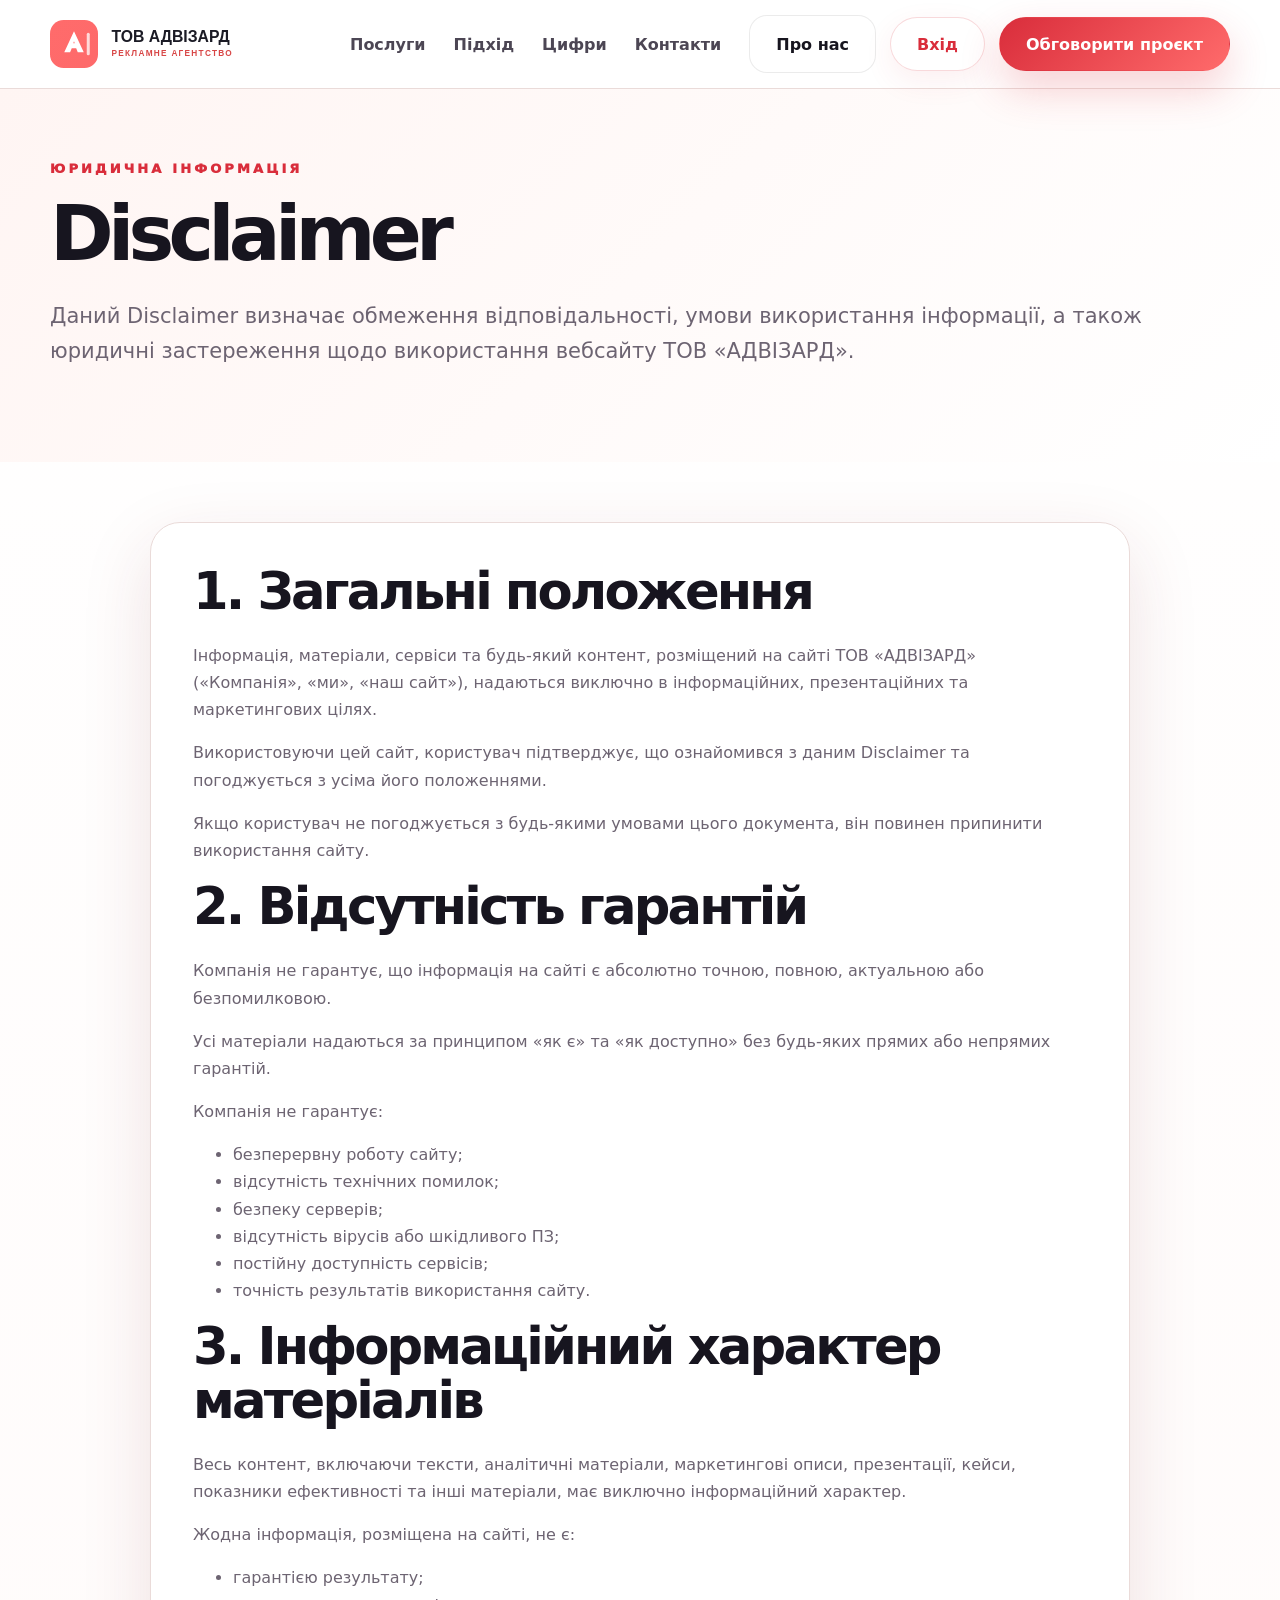
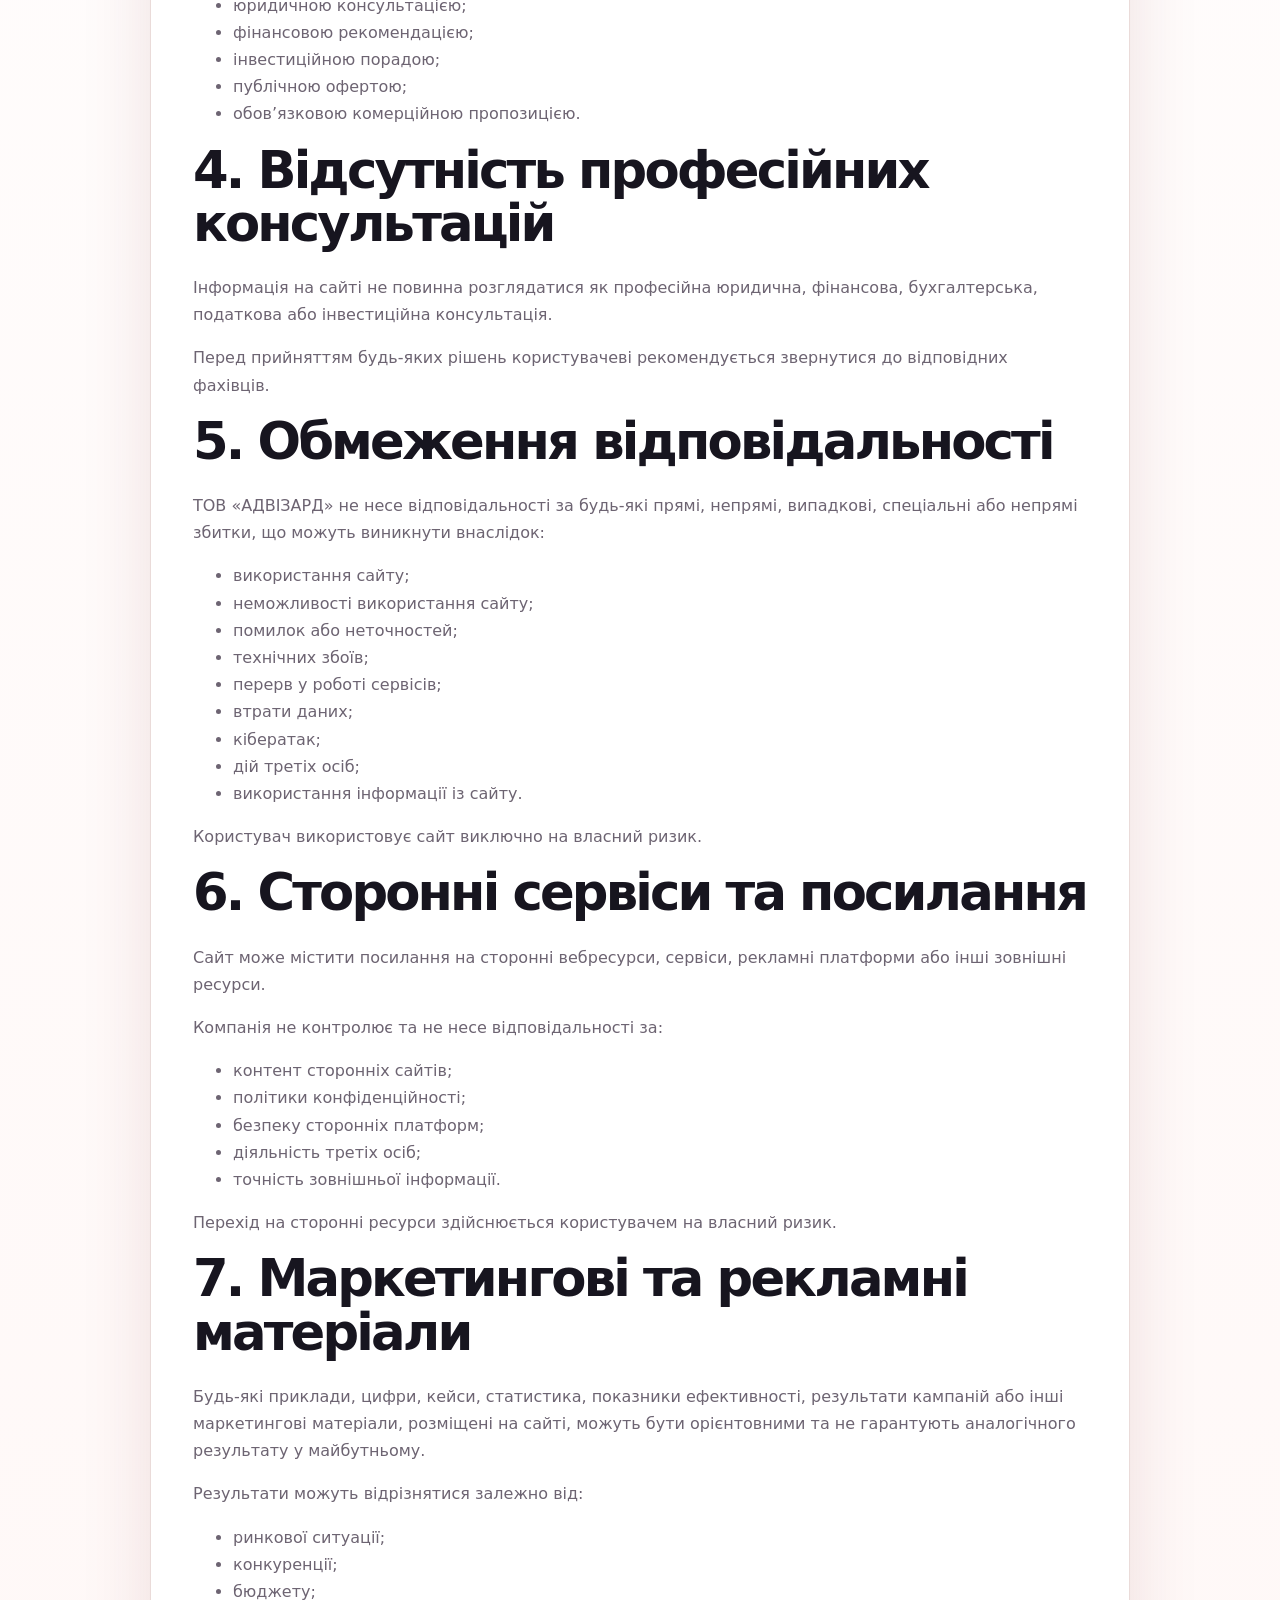
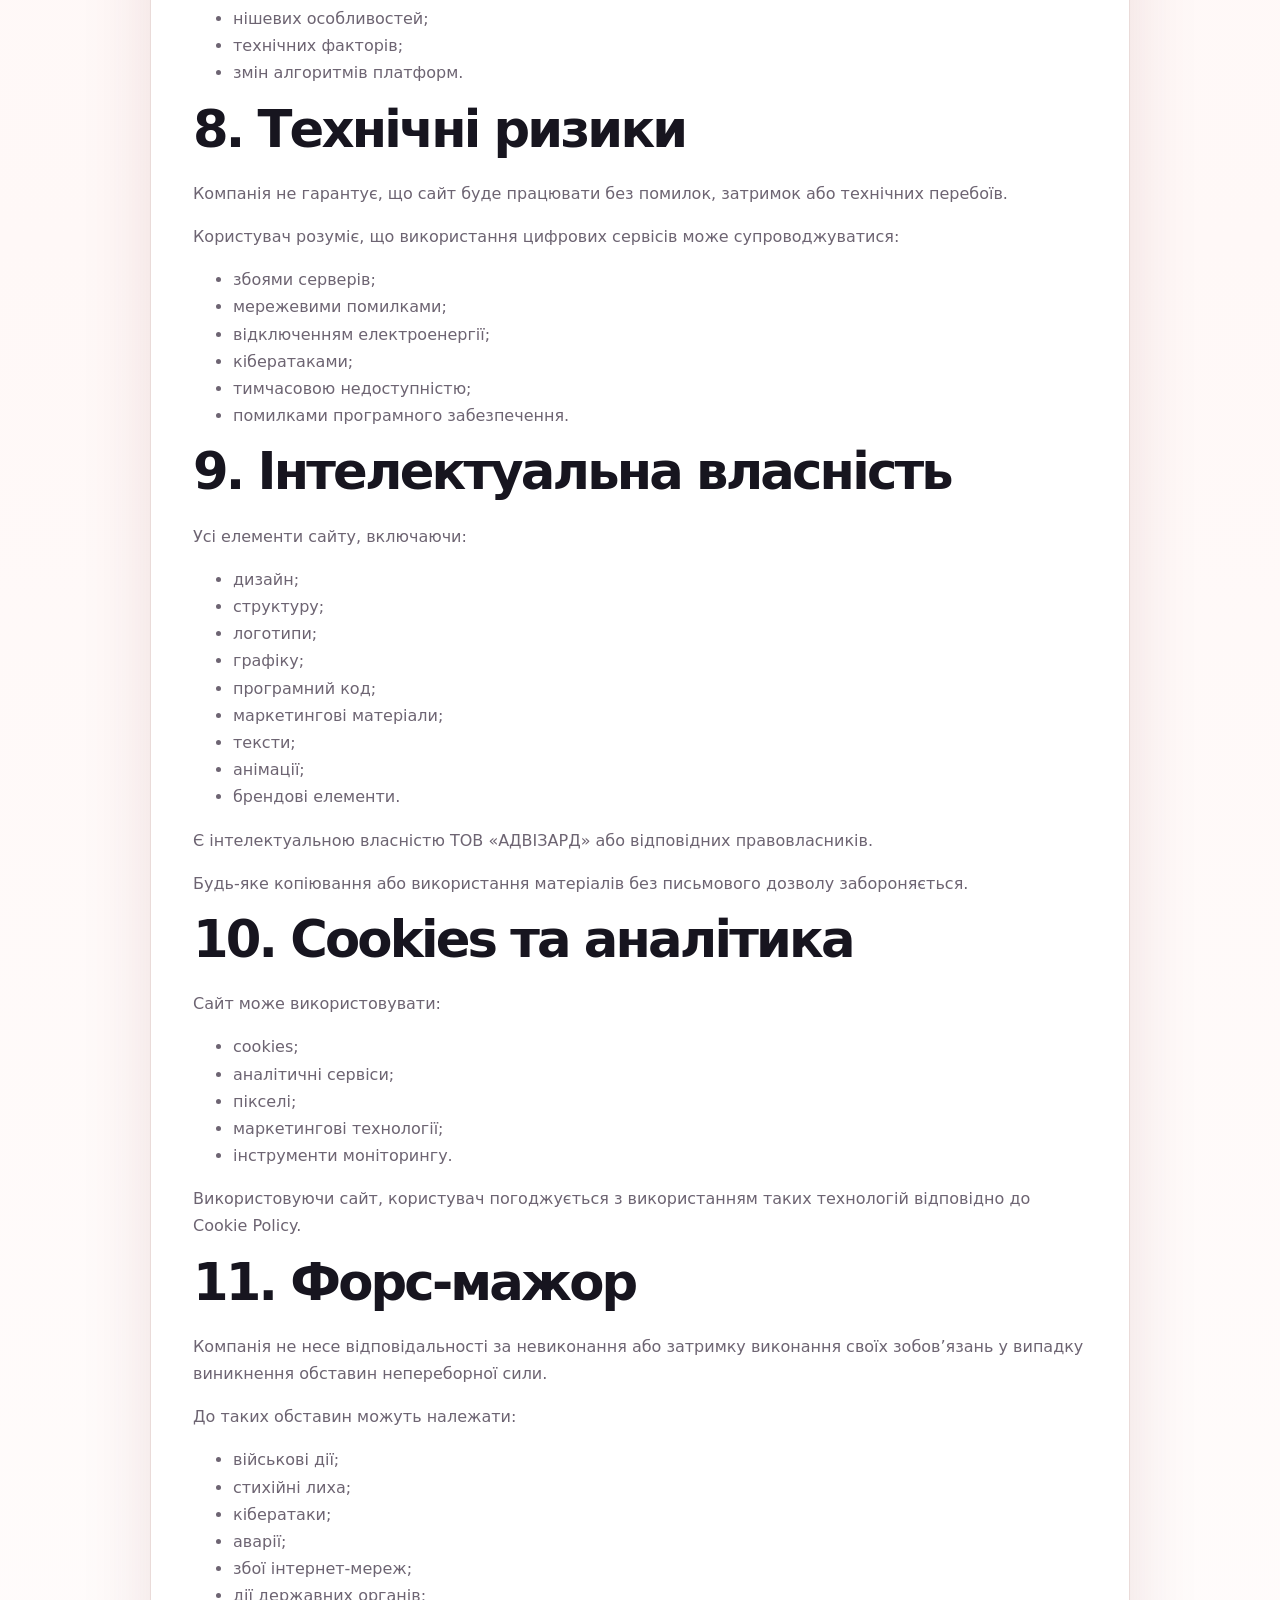
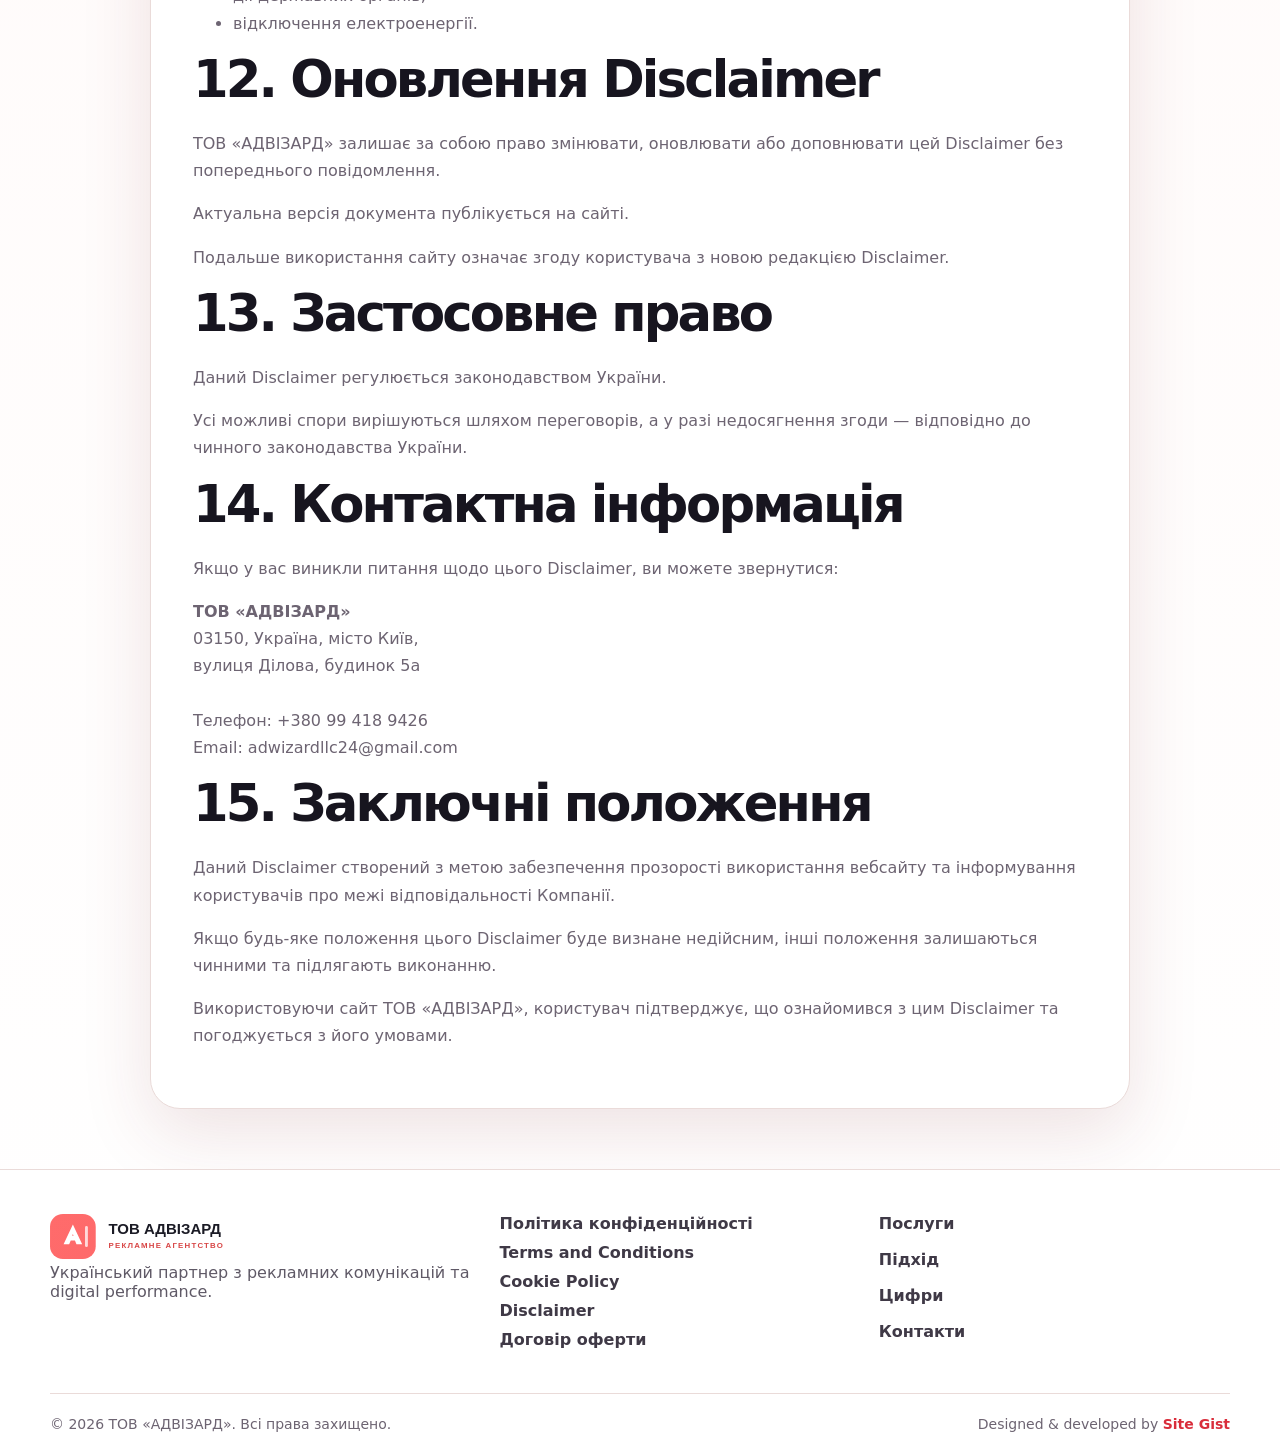
<file: disclaimer.html>
<!doctype html>
<html lang="uk">
  <head>
    <meta charset="UTF-8" />
    <meta name="viewport" content="width=device-width,initial-scale=1" />
    <title>Disclaimer — ТОВ АДВІЗАРД</title>
    <meta
      name="description"
      content="Відмова від відповідальності щодо інформації на сайті."
    />
    <link rel="icon" href="favicon.svg" />
    <link rel="stylesheet" href="assets/css/style.css" />
  </head>
  <body>
    <header class="site-header" id="top">
      <div class="container nav-wrap">
        <a class="brand" href="index.html" aria-label="ТОВ АДВІЗАРД">
          <img src="assets/img/logo.svg" alt="Логотип ТОВ АДВІЗАРД" />
        </a>

        <button
          class="nav-toggle"
          aria-label="Відкрити меню"
          aria-expanded="false"
        >
          <span></span><span></span><span></span>
        </button>

        <nav class="main-nav" aria-label="Головна навігація">
          <a href="#services">Послуги</a>
          <a href="#process">Підхід</a>
          <a href="#numbers">Цифри</a>
          <a href="#contact">Контакти</a>
        </nav>

        <div class="header-actions">
          <a class="contacts" href="contact.html">Про нас</a>
          <a class="admin-btn" href="admin/">Вхід</a>
          <a class="header-cta" href="index.html#contact">Обговорити проєкт</a>
        </div>
      </div>
    </header>
    <main>
      <section class="legal-hero">
        <div class="container">
          <p class="eyebrow">Юридична інформація</p>

          <h1>Disclaimer</h1>

          <p class="hero-text">
            Даний Disclaimer визначає обмеження відповідальності, умови
            використання інформації, а також юридичні застереження щодо
            використання вебсайту ТОВ «АДВІЗАРД».
          </p>
        </div>
      </section>

      <article class="legal-content">
        <h2>1. Загальні положення</h2>

        <p>
          Інформація, матеріали, сервіси та будь-який контент, розміщений на
          сайті ТОВ «АДВІЗАРД» («Компанія», «ми», «наш сайт»), надаються
          виключно в інформаційних, презентаційних та маркетингових цілях.
        </p>

        <p>
          Використовуючи цей сайт, користувач підтверджує, що ознайомився з
          даним Disclaimer та погоджується з усіма його положеннями.
        </p>

        <p>
          Якщо користувач не погоджується з будь-якими умовами цього документа,
          він повинен припинити використання сайту.
        </p>

        <h2>2. Відсутність гарантій</h2>

        <p>
          Компанія не гарантує, що інформація на сайті є абсолютно точною,
          повною, актуальною або безпомилковою.
        </p>

        <p>
          Усі матеріали надаються за принципом «як є» та «як доступно» без
          будь-яких прямих або непрямих гарантій.
        </p>

        <p>Компанія не гарантує:</p>

        <ul>
          <li>безперервну роботу сайту;</li>
          <li>відсутність технічних помилок;</li>
          <li>безпеку серверів;</li>
          <li>відсутність вірусів або шкідливого ПЗ;</li>
          <li>постійну доступність сервісів;</li>
          <li>точність результатів використання сайту.</li>
        </ul>

        <h2>3. Інформаційний характер матеріалів</h2>

        <p>
          Весь контент, включаючи тексти, аналітичні матеріали, маркетингові
          описи, презентації, кейси, показники ефективності та інші матеріали,
          має виключно інформаційний характер.
        </p>

        <p>Жодна інформація, розміщена на сайті, не є:</p>

        <ul>
          <li>гарантією результату;</li>
          <li>юридичною консультацією;</li>
          <li>фінансовою рекомендацією;</li>
          <li>інвестиційною порадою;</li>
          <li>публічною офертою;</li>
          <li>обов’язковою комерційною пропозицією.</li>
        </ul>

        <h2>4. Відсутність професійних консультацій</h2>

        <p>
          Інформація на сайті не повинна розглядатися як професійна юридична,
          фінансова, бухгалтерська, податкова або інвестиційна консультація.
        </p>

        <p>
          Перед прийняттям будь-яких рішень користувачеві рекомендується
          звернутися до відповідних фахівців.
        </p>

        <h2>5. Обмеження відповідальності</h2>

        <p>
          ТОВ «АДВІЗАРД» не несе відповідальності за будь-які прямі, непрямі,
          випадкові, спеціальні або непрямі збитки, що можуть виникнути
          внаслідок:
        </p>

        <ul>
          <li>використання сайту;</li>
          <li>неможливості використання сайту;</li>
          <li>помилок або неточностей;</li>
          <li>технічних збоїв;</li>
          <li>перерв у роботі сервісів;</li>
          <li>втрати даних;</li>
          <li>кібератак;</li>
          <li>дій третіх осіб;</li>
          <li>використання інформації із сайту.</li>
        </ul>

        <p>Користувач використовує сайт виключно на власний ризик.</p>

        <h2>6. Сторонні сервіси та посилання</h2>

        <p>
          Сайт може містити посилання на сторонні вебресурси, сервіси, рекламні
          платформи або інші зовнішні ресурси.
        </p>

        <p>Компанія не контролює та не несе відповідальності за:</p>

        <ul>
          <li>контент сторонніх сайтів;</li>
          <li>політики конфіденційності;</li>
          <li>безпеку сторонніх платформ;</li>
          <li>діяльність третіх осіб;</li>
          <li>точність зовнішньої інформації.</li>
        </ul>

        <p>
          Перехід на сторонні ресурси здійснюється користувачем на власний
          ризик.
        </p>

        <h2>7. Маркетингові та рекламні матеріали</h2>

        <p>
          Будь-які приклади, цифри, кейси, статистика, показники ефективності,
          результати кампаній або інші маркетингові матеріали, розміщені на
          сайті, можуть бути орієнтовними та не гарантують аналогічного
          результату у майбутньому.
        </p>

        <p>Результати можуть відрізнятися залежно від:</p>

        <ul>
          <li>ринкової ситуації;</li>
          <li>конкуренції;</li>
          <li>бюджету;</li>
          <li>нішевих особливостей;</li>
          <li>технічних факторів;</li>
          <li>змін алгоритмів платформ.</li>
        </ul>

        <h2>8. Технічні ризики</h2>

        <p>
          Компанія не гарантує, що сайт буде працювати без помилок, затримок або
          технічних перебоїв.
        </p>

        <p>
          Користувач розуміє, що використання цифрових сервісів може
          супроводжуватися:
        </p>

        <ul>
          <li>збоями серверів;</li>
          <li>мережевими помилками;</li>
          <li>відключенням електроенергії;</li>
          <li>кібератаками;</li>
          <li>тимчасовою недоступністю;</li>
          <li>помилками програмного забезпечення.</li>
        </ul>

        <h2>9. Інтелектуальна власність</h2>

        <p>Усі елементи сайту, включаючи:</p>

        <ul>
          <li>дизайн;</li>
          <li>структуру;</li>
          <li>логотипи;</li>
          <li>графіку;</li>
          <li>програмний код;</li>
          <li>маркетингові матеріали;</li>
          <li>тексти;</li>
          <li>анімації;</li>
          <li>брендові елементи.</li>
        </ul>

        <p>
          Є інтелектуальною власністю ТОВ «АДВІЗАРД» або відповідних
          правовласників.
        </p>

        <p>
          Будь-яке копіювання або використання матеріалів без письмового дозволу
          забороняється.
        </p>

        <h2>10. Cookies та аналітика</h2>

        <p>Сайт може використовувати:</p>

        <ul>
          <li>cookies;</li>
          <li>аналітичні сервіси;</li>
          <li>пікселі;</li>
          <li>маркетингові технології;</li>
          <li>інструменти моніторингу.</li>
        </ul>

        <p>
          Використовуючи сайт, користувач погоджується з використанням таких
          технологій відповідно до Cookie Policy.
        </p>

        <h2>11. Форс-мажор</h2>

        <p>
          Компанія не несе відповідальності за невиконання або затримку
          виконання своїх зобов’язань у випадку виникнення обставин непереборної
          сили.
        </p>

        <p>До таких обставин можуть належати:</p>

        <ul>
          <li>військові дії;</li>
          <li>стихійні лиха;</li>
          <li>кібератаки;</li>
          <li>аварії;</li>
          <li>збої інтернет-мереж;</li>
          <li>дії державних органів;</li>
          <li>відключення електроенергії.</li>
        </ul>

        <h2>12. Оновлення Disclaimer</h2>

        <p>
          ТОВ «АДВІЗАРД» залишає за собою право змінювати, оновлювати або
          доповнювати цей Disclaimer без попереднього повідомлення.
        </p>

        <p>Актуальна версія документа публікується на сайті.</p>

        <p>
          Подальше використання сайту означає згоду користувача з новою
          редакцією Disclaimer.
        </p>

        <h2>13. Застосовне право</h2>

        <p>Даний Disclaimer регулюється законодавством України.</p>

        <p>
          Усі можливі спори вирішуються шляхом переговорів, а у разі
          недосягнення згоди — відповідно до чинного законодавства України.
        </p>

        <h2>14. Контактна інформація</h2>

        <p>
          Якщо у вас виникли питання щодо цього Disclaimer, ви можете
          звернутися:
        </p>

        <p>
          <strong>ТОВ «АДВІЗАРД»</strong><br />
          03150, Україна, місто Київ,<br />
          вулиця Ділова, будинок 5а<br /><br />

          Телефон: +380 99 418 9426<br />
          Email: adwizardllc24@gmail.com
        </p>

        <h2>15. Заключні положення</h2>

        <p>
          Даний Disclaimer створений з метою забезпечення прозорості
          використання вебсайту та інформування користувачів про межі
          відповідальності Компанії.
        </p>

        <p>
          Якщо будь-яке положення цього Disclaimer буде визнане недійсним, інші
          положення залишаються чинними та підлягають виконанню.
        </p>

        <p>
          Використовуючи сайт ТОВ «АДВІЗАРД», користувач підтверджує, що
          ознайомився з цим Disclaimer та погоджується з його умовами.
        </p>
      </article>
    </main>
    <footer class="site-footer">
      <div class="container footer-grid">
        <div class="footer-brand">
          <img src="assets/img/logo.svg" alt="ТОВ АДВІЗАРД" />
          <p>
            Український партнер з рекламних комунікацій та digital performance.
          </p>
        </div>
        <nav class="footer-links">
          <a href="privacy-policy.html">Політика конфіденційності</a
          ><a href="terms-and-conditions.html">Terms and Conditions</a
          ><a href="cookie-policy.html">Cookie Policy</a
          ><a href="disclaimer.html">Disclaimer</a
          ><a href="offer-agreement.html">Договір оферти</a>
        </nav>
        <nav class="footer-links">
          <a href="index.html#services">Послуги</a
          ><a href="index.html#process">Підхід</a
          ><a href="index.html#numbers">Цифри</a
          ><a href="index.html#contact">Контакти</a>
        </nav>
      </div>
      <div class="container footer-bottom">
        <span>© 2026 ТОВ «АДВІЗАРД». Всі права захищено.</span
        ><span
          >Designed & developed by
          <a
            href="https://sitegist.com/uk/services/web/"
            target="_blank"
            rel="noopener"
            >Site Gist</a
          ></span
        >
      </div>
    </footer>
    <script src="assets/js/main.js"></script>
  </body>
</html>
</file>
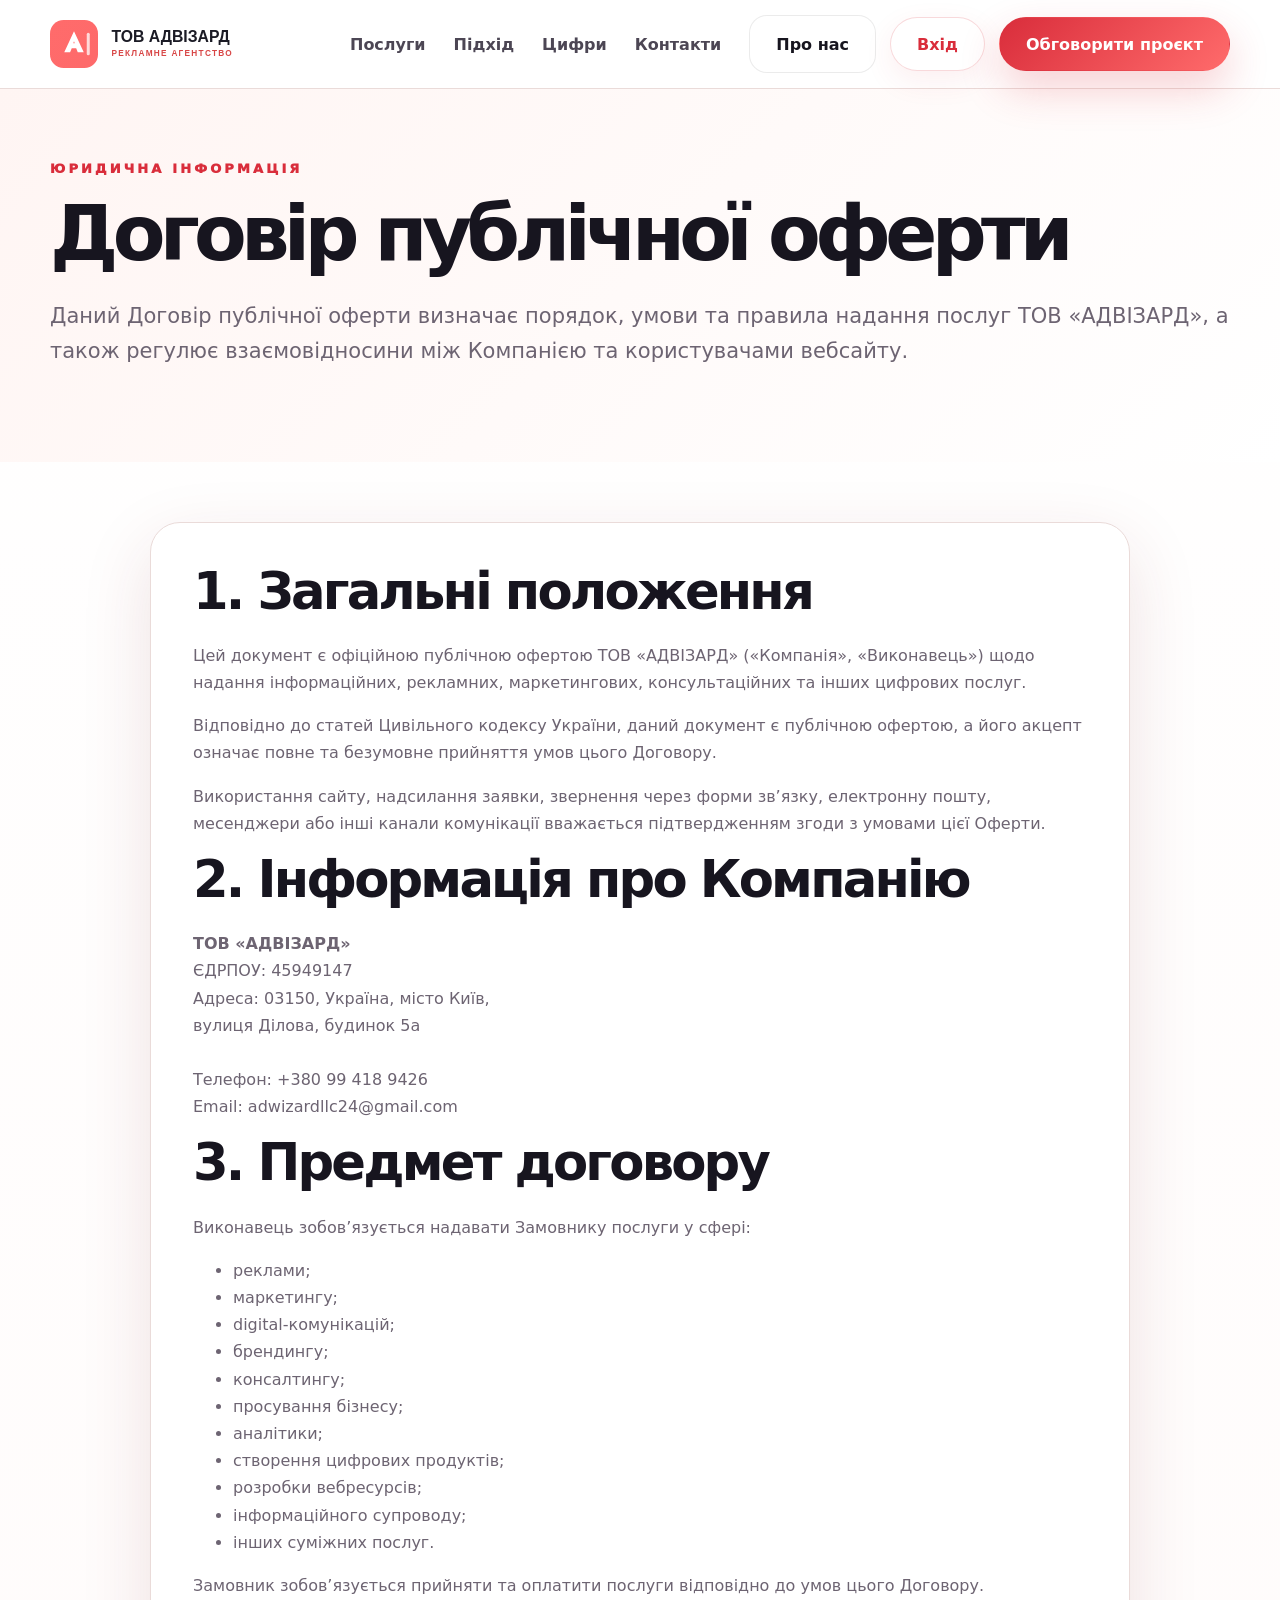
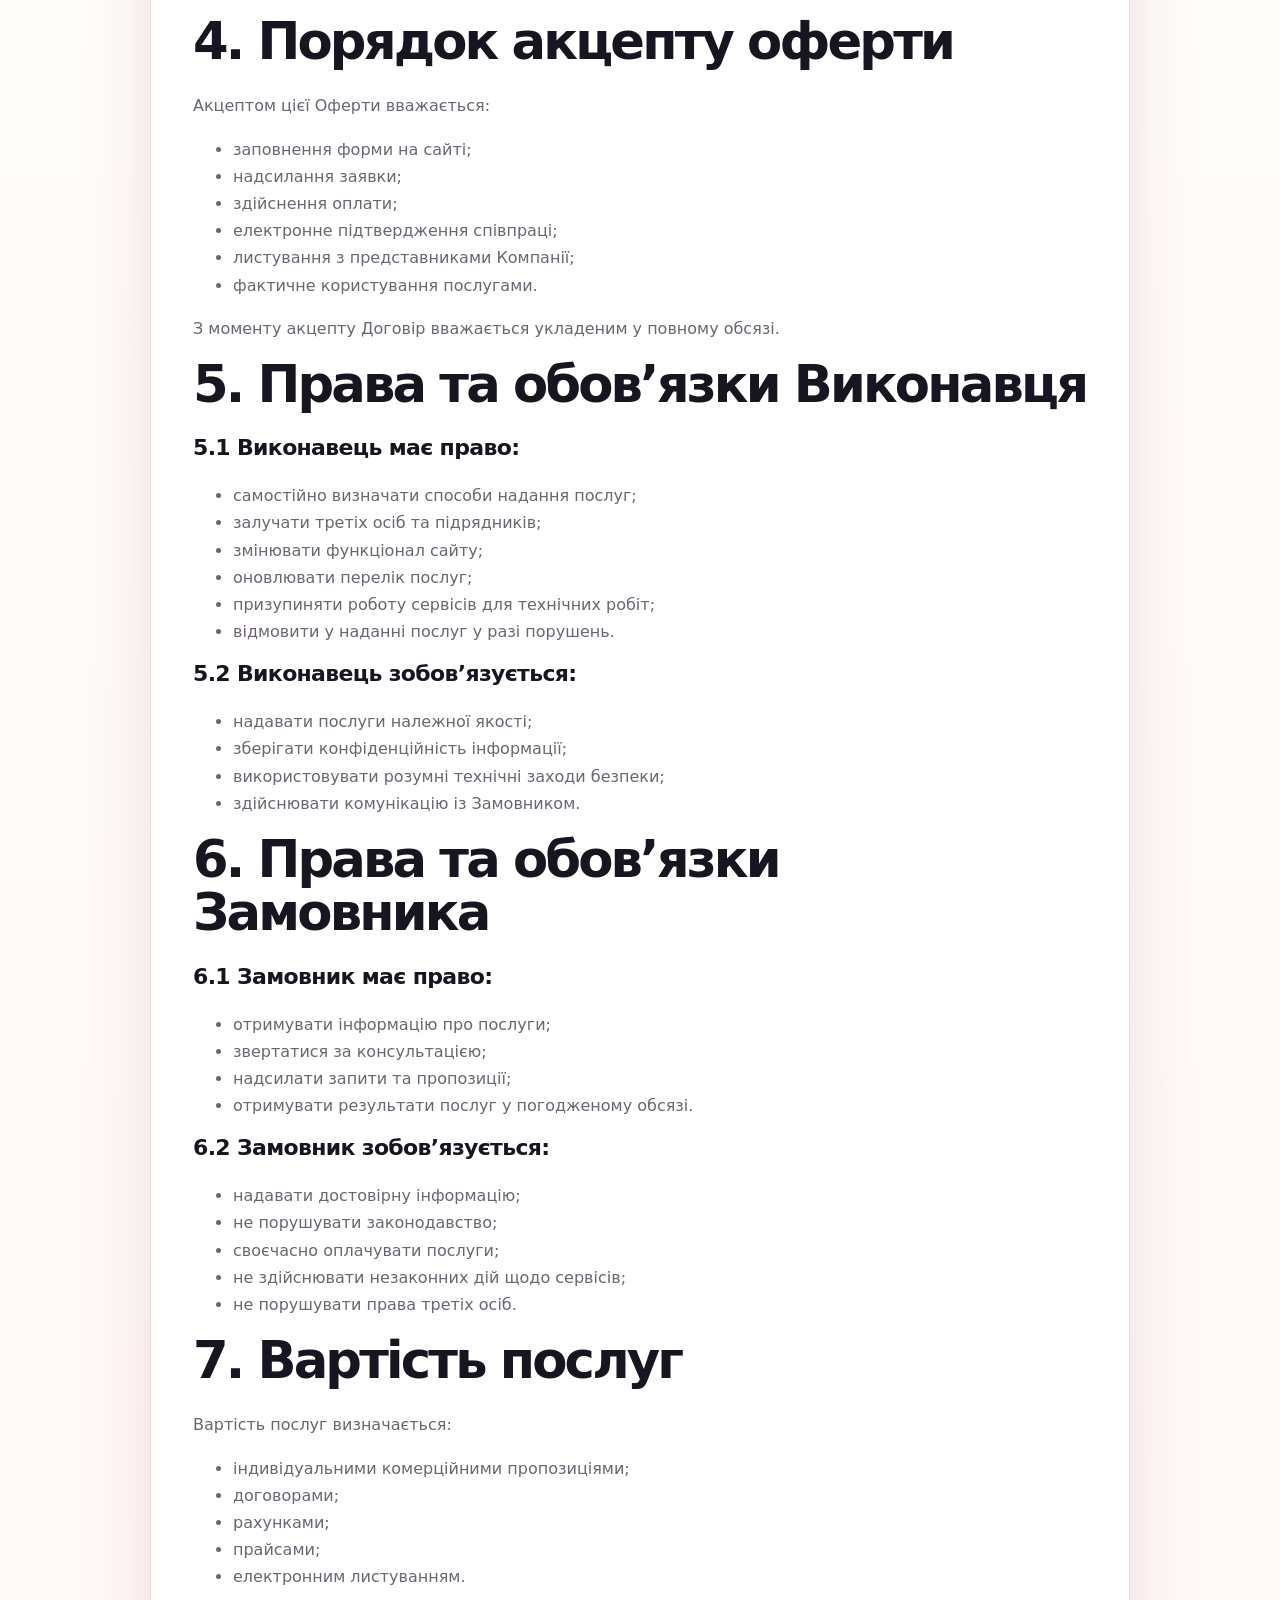
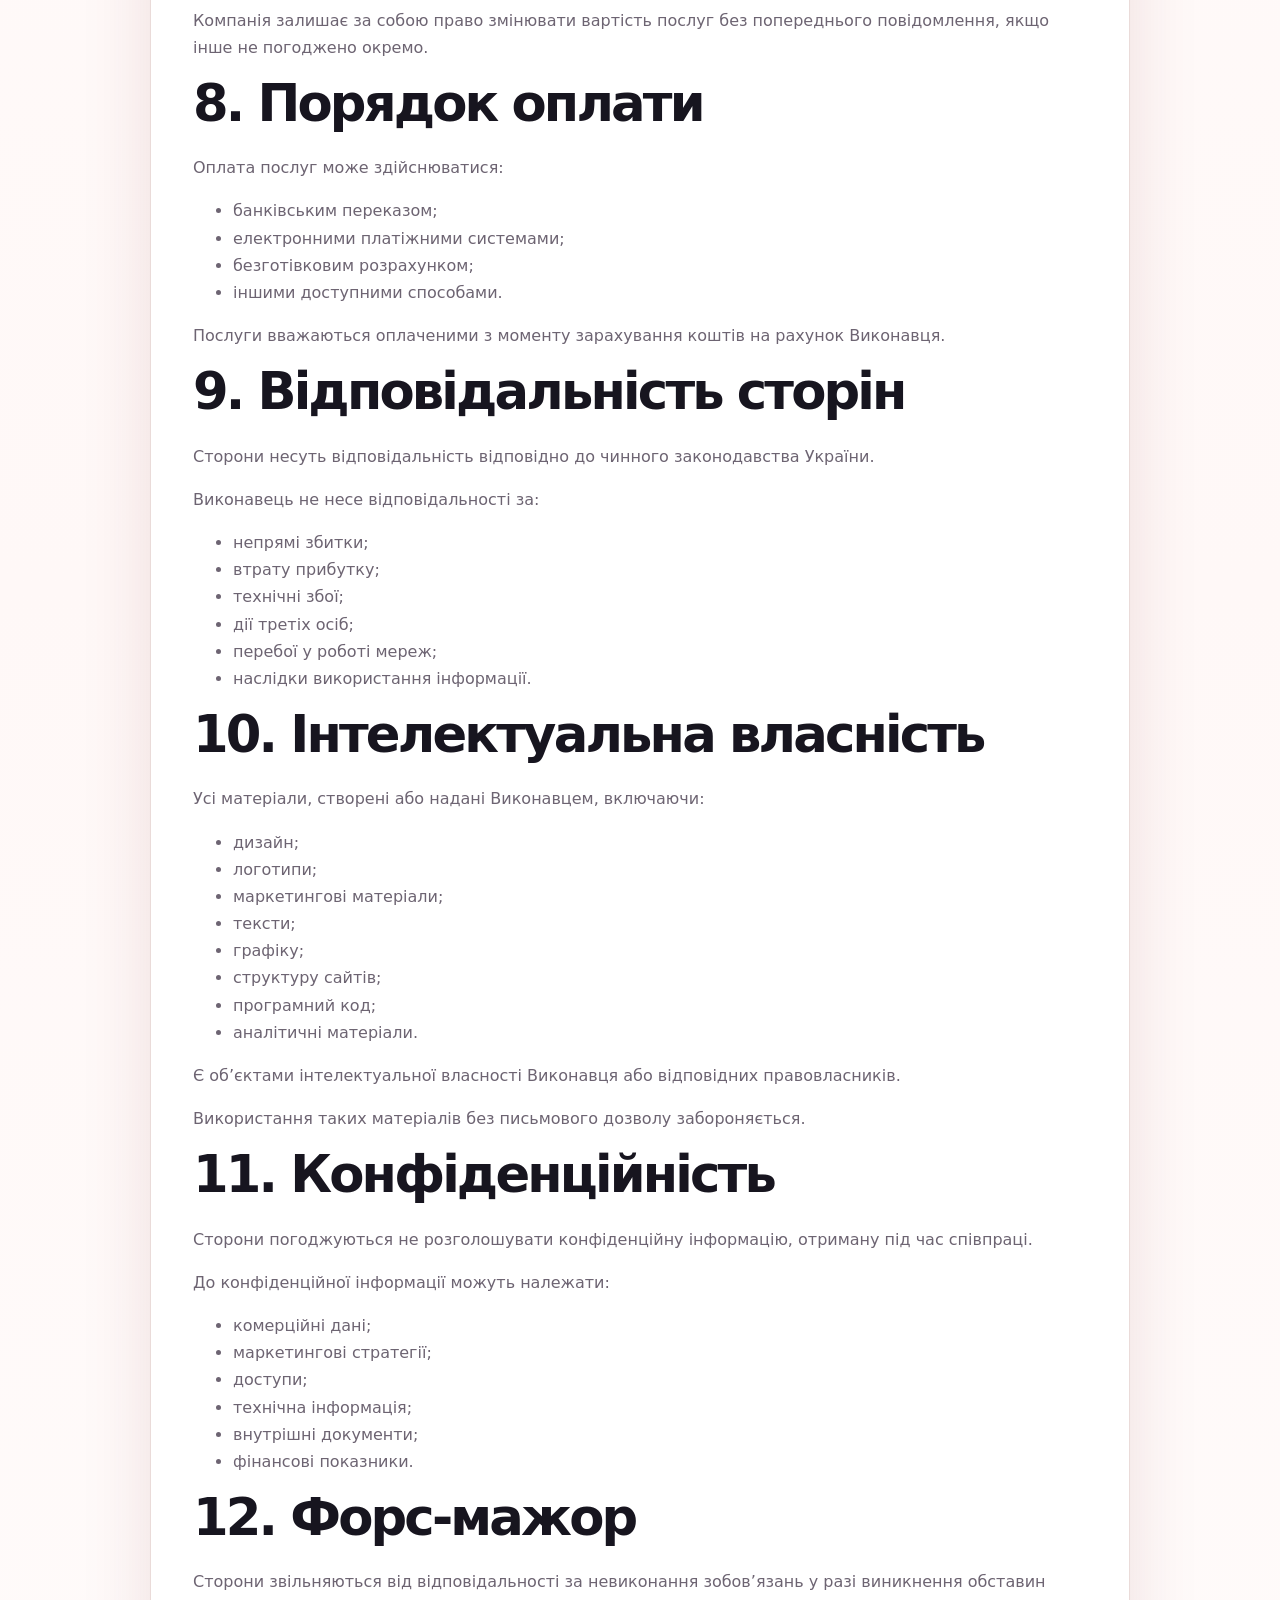
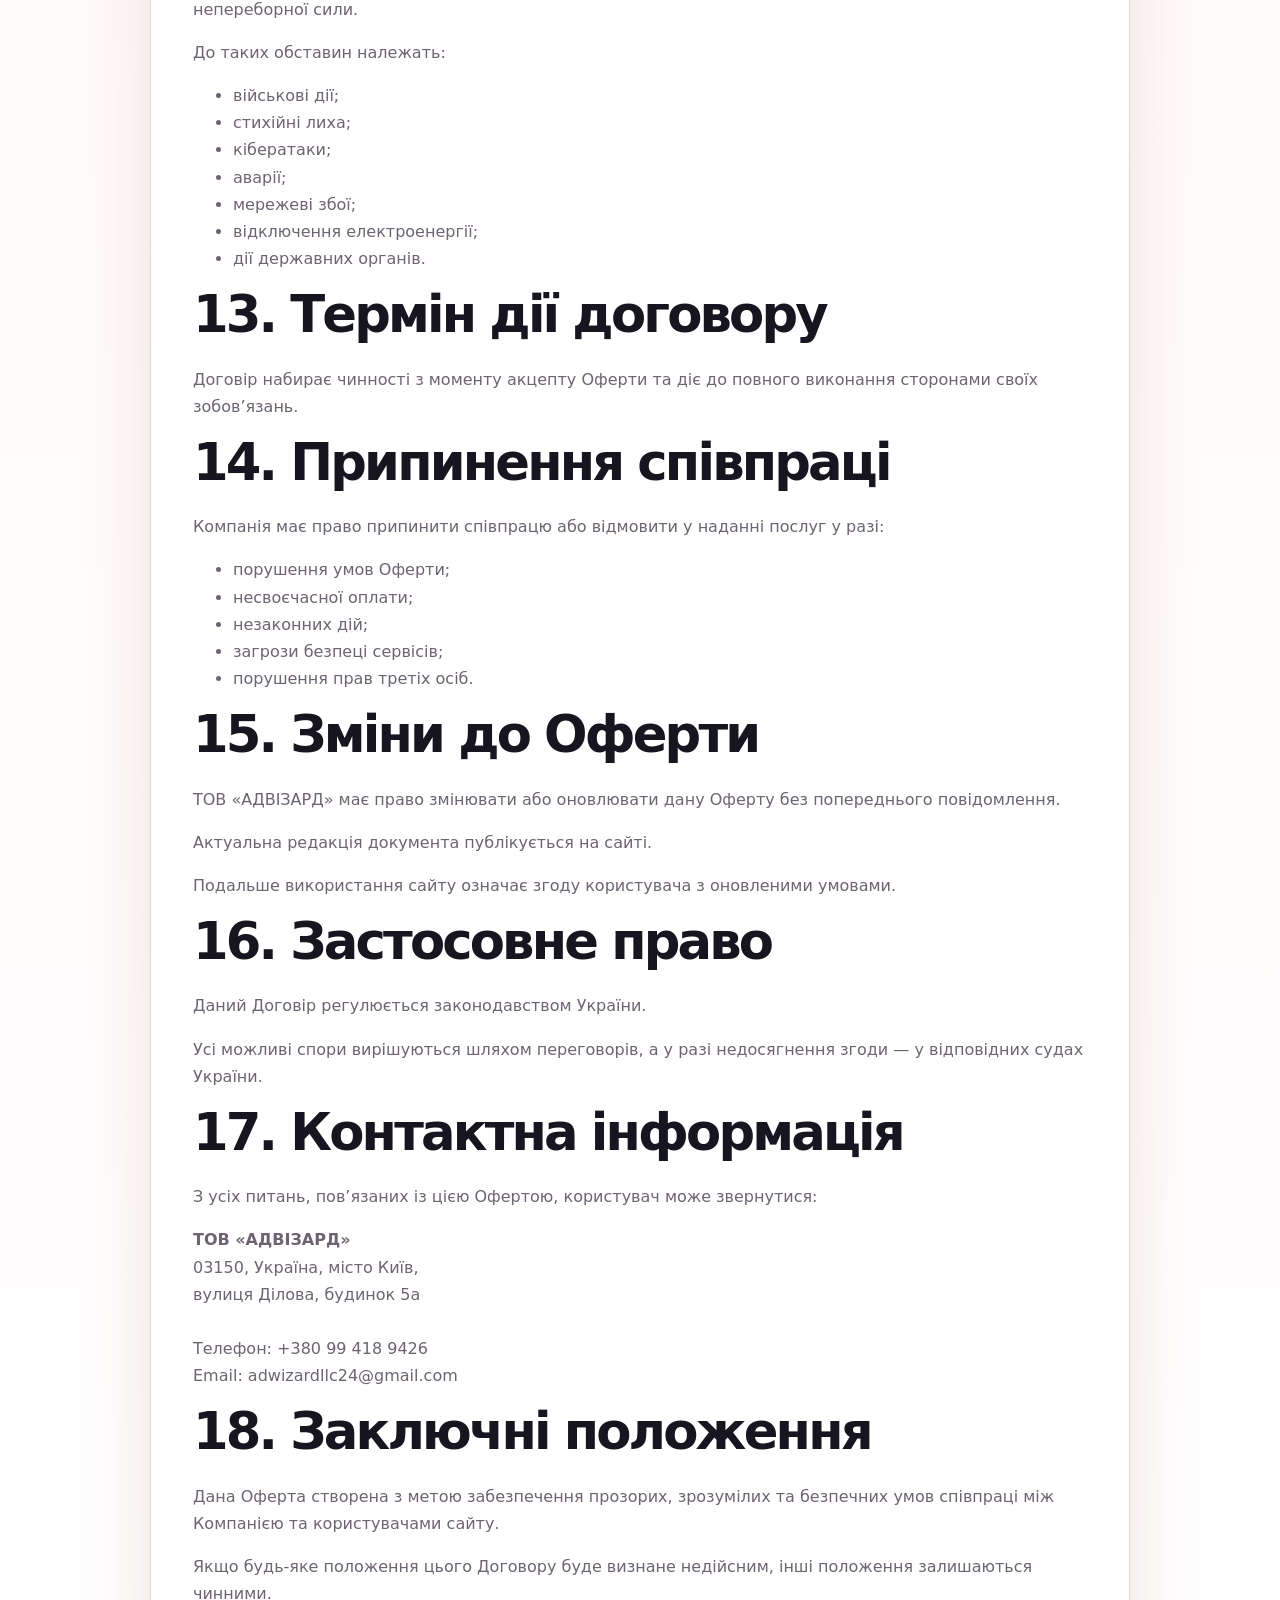
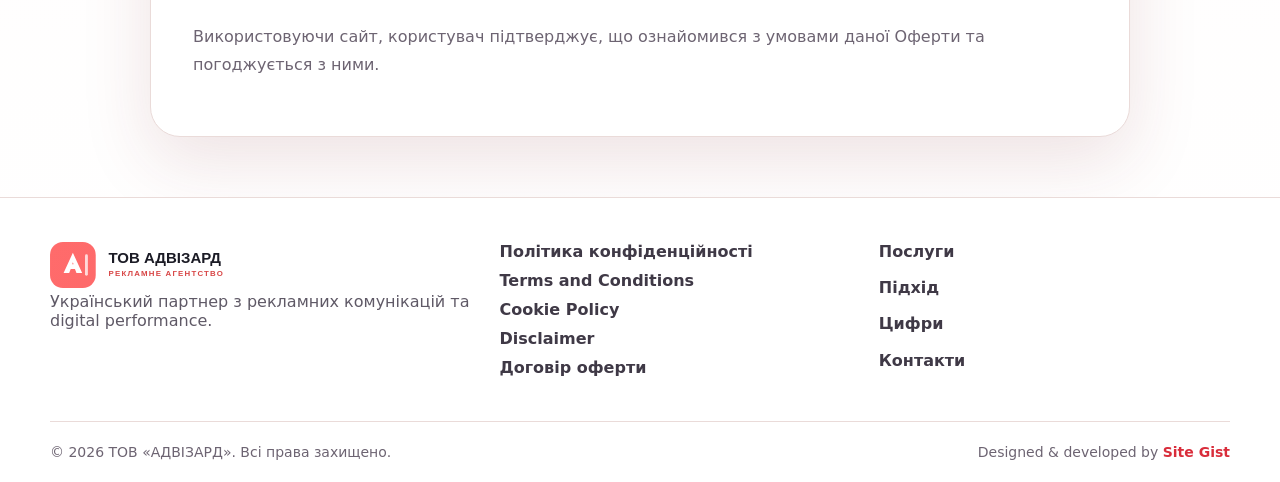
<file: offer-agreement.html>
<!doctype html>
<html lang="uk">
  <head>
    <meta charset="UTF-8" />
    <meta name="viewport" content="width=device-width,initial-scale=1" />
    <title>Договір оферти — ТОВ АДВІЗАРД</title>
    <meta
      name="description"
      content="Публічна оферта щодо співпраці з ТОВ АДВІЗАРД."
    />
    <link rel="icon" href="favicon.svg" />
    <link rel="stylesheet" href="assets/css/style.css" />
  </head>
  <body>
    <header class="site-header" id="top">
      <div class="container nav-wrap">
        <a class="brand" href="index.html" aria-label="ТОВ АДВІЗАРД">
          <img src="assets/img/logo.svg" alt="Логотип ТОВ АДВІЗАРД" />
        </a>

        <button
          class="nav-toggle"
          aria-label="Відкрити меню"
          aria-expanded="false"
        >
          <span></span><span></span><span></span>
        </button>

        <nav class="main-nav" aria-label="Головна навігація">
          <a href="#services">Послуги</a>
          <a href="#process">Підхід</a>
          <a href="#numbers">Цифри</a>
          <a href="#contact">Контакти</a>
        </nav>

        <div class="header-actions">
          <a class="contacts" href="contact.html">Про нас</a>
          <a class="admin-btn" href="admin/">Вхід</a>
          <a class="header-cta" href="index.html#contact">Обговорити проєкт</a>
        </div>
      </div>
    </header>
    <main>
      <section class="legal-hero">
        <div class="container">
          <p class="eyebrow">Юридична інформація</p>

          <h1>Договір публічної оферти</h1>

          <p class="hero-text">
            Даний Договір публічної оферти визначає порядок, умови та правила
            надання послуг ТОВ «АДВІЗАРД», а також регулює взаємовідносини між
            Компанією та користувачами вебсайту.
          </p>
        </div>
      </section>

      <article class="legal-content">
        <h2>1. Загальні положення</h2>

        <p>
          Цей документ є офіційною публічною офертою ТОВ «АДВІЗАРД» («Компанія»,
          «Виконавець») щодо надання інформаційних, рекламних, маркетингових,
          консультаційних та інших цифрових послуг.
        </p>

        <p>
          Відповідно до статей Цивільного кодексу України, даний документ є
          публічною офертою, а його акцепт означає повне та безумовне прийняття
          умов цього Договору.
        </p>

        <p>
          Використання сайту, надсилання заявки, звернення через форми зв’язку,
          електронну пошту, месенджери або інші канали комунікації вважається
          підтвердженням згоди з умовами цієї Оферти.
        </p>

        <h2>2. Інформація про Компанію</h2>

        <p>
          <strong>ТОВ «АДВІЗАРД»</strong><br />
          ЄДРПОУ: 45949147<br />
          Адреса: 03150, Україна, місто Київ,<br />
          вулиця Ділова, будинок 5а<br /><br />

          Телефон: +380 99 418 9426<br />
          Email: adwizardllc24@gmail.com
        </p>

        <h2>3. Предмет договору</h2>

        <p>Виконавець зобов’язується надавати Замовнику послуги у сфері:</p>

        <ul>
          <li>реклами;</li>
          <li>маркетингу;</li>
          <li>digital-комунікацій;</li>
          <li>брендингу;</li>
          <li>консалтингу;</li>
          <li>просування бізнесу;</li>
          <li>аналітики;</li>
          <li>створення цифрових продуктів;</li>
          <li>розробки вебресурсів;</li>
          <li>інформаційного супроводу;</li>
          <li>інших суміжних послуг.</li>
        </ul>

        <p>
          Замовник зобов’язується прийняти та оплатити послуги відповідно до
          умов цього Договору.
        </p>

        <h2>4. Порядок акцепту оферти</h2>

        <p>Акцептом цієї Оферти вважається:</p>

        <ul>
          <li>заповнення форми на сайті;</li>
          <li>надсилання заявки;</li>
          <li>здійснення оплати;</li>
          <li>електронне підтвердження співпраці;</li>
          <li>листування з представниками Компанії;</li>
          <li>фактичне користування послугами.</li>
        </ul>

        <p>З моменту акцепту Договір вважається укладеним у повному обсязі.</p>

        <h2>5. Права та обов’язки Виконавця</h2>

        <h3>5.1 Виконавець має право:</h3>

        <ul>
          <li>самостійно визначати способи надання послуг;</li>
          <li>залучати третіх осіб та підрядників;</li>
          <li>змінювати функціонал сайту;</li>
          <li>оновлювати перелік послуг;</li>
          <li>призупиняти роботу сервісів для технічних робіт;</li>
          <li>відмовити у наданні послуг у разі порушень.</li>
        </ul>

        <h3>5.2 Виконавець зобов’язується:</h3>

        <ul>
          <li>надавати послуги належної якості;</li>
          <li>зберігати конфіденційність інформації;</li>
          <li>використовувати розумні технічні заходи безпеки;</li>
          <li>здійснювати комунікацію із Замовником.</li>
        </ul>

        <h2>6. Права та обов’язки Замовника</h2>

        <h3>6.1 Замовник має право:</h3>

        <ul>
          <li>отримувати інформацію про послуги;</li>
          <li>звертатися за консультацією;</li>
          <li>надсилати запити та пропозиції;</li>
          <li>отримувати результати послуг у погодженому обсязі.</li>
        </ul>

        <h3>6.2 Замовник зобов’язується:</h3>

        <ul>
          <li>надавати достовірну інформацію;</li>
          <li>не порушувати законодавство;</li>
          <li>своєчасно оплачувати послуги;</li>
          <li>не здійснювати незаконних дій щодо сервісів;</li>
          <li>не порушувати права третіх осіб.</li>
        </ul>

        <h2>7. Вартість послуг</h2>

        <p>Вартість послуг визначається:</p>

        <ul>
          <li>індивідуальними комерційними пропозиціями;</li>
          <li>договорами;</li>
          <li>рахунками;</li>
          <li>прайсами;</li>
          <li>електронним листуванням.</li>
        </ul>

        <p>
          Компанія залишає за собою право змінювати вартість послуг без
          попереднього повідомлення, якщо інше не погоджено окремо.
        </p>

        <h2>8. Порядок оплати</h2>

        <p>Оплата послуг може здійснюватися:</p>

        <ul>
          <li>банківським переказом;</li>
          <li>електронними платіжними системами;</li>
          <li>безготівковим розрахунком;</li>
          <li>іншими доступними способами.</li>
        </ul>

        <p>
          Послуги вважаються оплаченими з моменту зарахування коштів на рахунок
          Виконавця.
        </p>

        <h2>9. Відповідальність сторін</h2>

        <p>
          Сторони несуть відповідальність відповідно до чинного законодавства
          України.
        </p>

        <p>Виконавець не несе відповідальності за:</p>

        <ul>
          <li>непрямі збитки;</li>
          <li>втрату прибутку;</li>
          <li>технічні збої;</li>
          <li>дії третіх осіб;</li>
          <li>перебої у роботі мереж;</li>
          <li>наслідки використання інформації.</li>
        </ul>

        <h2>10. Інтелектуальна власність</h2>

        <p>Усі матеріали, створені або надані Виконавцем, включаючи:</p>

        <ul>
          <li>дизайн;</li>
          <li>логотипи;</li>
          <li>маркетингові матеріали;</li>
          <li>тексти;</li>
          <li>графіку;</li>
          <li>структуру сайтів;</li>
          <li>програмний код;</li>
          <li>аналітичні матеріали.</li>
        </ul>

        <p>
          Є об’єктами інтелектуальної власності Виконавця або відповідних
          правовласників.
        </p>

        <p>
          Використання таких матеріалів без письмового дозволу забороняється.
        </p>

        <h2>11. Конфіденційність</h2>

        <p>
          Сторони погоджуються не розголошувати конфіденційну інформацію,
          отриману під час співпраці.
        </p>

        <p>До конфіденційної інформації можуть належати:</p>

        <ul>
          <li>комерційні дані;</li>
          <li>маркетингові стратегії;</li>
          <li>доступи;</li>
          <li>технічна інформація;</li>
          <li>внутрішні документи;</li>
          <li>фінансові показники.</li>
        </ul>

        <h2>12. Форс-мажор</h2>

        <p>
          Сторони звільняються від відповідальності за невиконання зобов’язань у
          разі виникнення обставин непереборної сили.
        </p>

        <p>До таких обставин належать:</p>

        <ul>
          <li>військові дії;</li>
          <li>стихійні лиха;</li>
          <li>кібератаки;</li>
          <li>аварії;</li>
          <li>мережеві збої;</li>
          <li>відключення електроенергії;</li>
          <li>дії державних органів.</li>
        </ul>

        <h2>13. Термін дії договору</h2>

        <p>
          Договір набирає чинності з моменту акцепту Оферти та діє до повного
          виконання сторонами своїх зобов’язань.
        </p>

        <h2>14. Припинення співпраці</h2>

        <p>
          Компанія має право припинити співпрацю або відмовити у наданні послуг
          у разі:
        </p>

        <ul>
          <li>порушення умов Оферти;</li>
          <li>несвоєчасної оплати;</li>
          <li>незаконних дій;</li>
          <li>загрози безпеці сервісів;</li>
          <li>порушення прав третіх осіб.</li>
        </ul>

        <h2>15. Зміни до Оферти</h2>

        <p>
          ТОВ «АДВІЗАРД» має право змінювати або оновлювати дану Оферту без
          попереднього повідомлення.
        </p>

        <p>Актуальна редакція документа публікується на сайті.</p>

        <p>
          Подальше використання сайту означає згоду користувача з оновленими
          умовами.
        </p>

        <h2>16. Застосовне право</h2>

        <p>Даний Договір регулюється законодавством України.</p>

        <p>
          Усі можливі спори вирішуються шляхом переговорів, а у разі
          недосягнення згоди — у відповідних судах України.
        </p>

        <h2>17. Контактна інформація</h2>

        <p>
          З усіх питань, пов’язаних із цією Офертою, користувач може звернутися:
        </p>

        <p>
          <strong>ТОВ «АДВІЗАРД»</strong><br />
          03150, Україна, місто Київ,<br />
          вулиця Ділова, будинок 5а<br /><br />

          Телефон: +380 99 418 9426<br />
          Email: adwizardllc24@gmail.com
        </p>

        <h2>18. Заключні положення</h2>

        <p>
          Дана Оферта створена з метою забезпечення прозорих, зрозумілих та
          безпечних умов співпраці між Компанією та користувачами сайту.
        </p>

        <p>
          Якщо будь-яке положення цього Договору буде визнане недійсним, інші
          положення залишаються чинними.
        </p>

        <p>
          Використовуючи сайт, користувач підтверджує, що ознайомився з умовами
          даної Оферти та погоджується з ними.
        </p>
      </article>
    </main>
    <footer class="site-footer">
      <div class="container footer-grid">
        <div class="footer-brand">
          <img src="assets/img/logo.svg" alt="ТОВ АДВІЗАРД" />
          <p>
            Український партнер з рекламних комунікацій та digital performance.
          </p>
        </div>
        <nav class="footer-links">
          <a href="privacy-policy.html">Політика конфіденційності</a
          ><a href="terms-and-conditions.html">Terms and Conditions</a
          ><a href="cookie-policy.html">Cookie Policy</a
          ><a href="disclaimer.html">Disclaimer</a
          ><a href="offer-agreement.html">Договір оферти</a>
        </nav>
        <nav class="footer-links">
          <a href="index.html#services">Послуги</a
          ><a href="index.html#process">Підхід</a
          ><a href="index.html#numbers">Цифри</a
          ><a href="index.html#contact">Контакти</a>
        </nav>
      </div>
      <div class="container footer-bottom">
        <span>© 2026 ТОВ «АДВІЗАРД». Всі права захищено.</span
        ><span
          >Designed & developed by
          <a
            href="https://sitegist.com/uk/services/web/"
            target="_blank"
            rel="noopener"
            >Site Gist</a
          ></span
        >
      </div>
    </footer>
    <script src="assets/js/main.js"></script>
  </body>
</html>
</file>
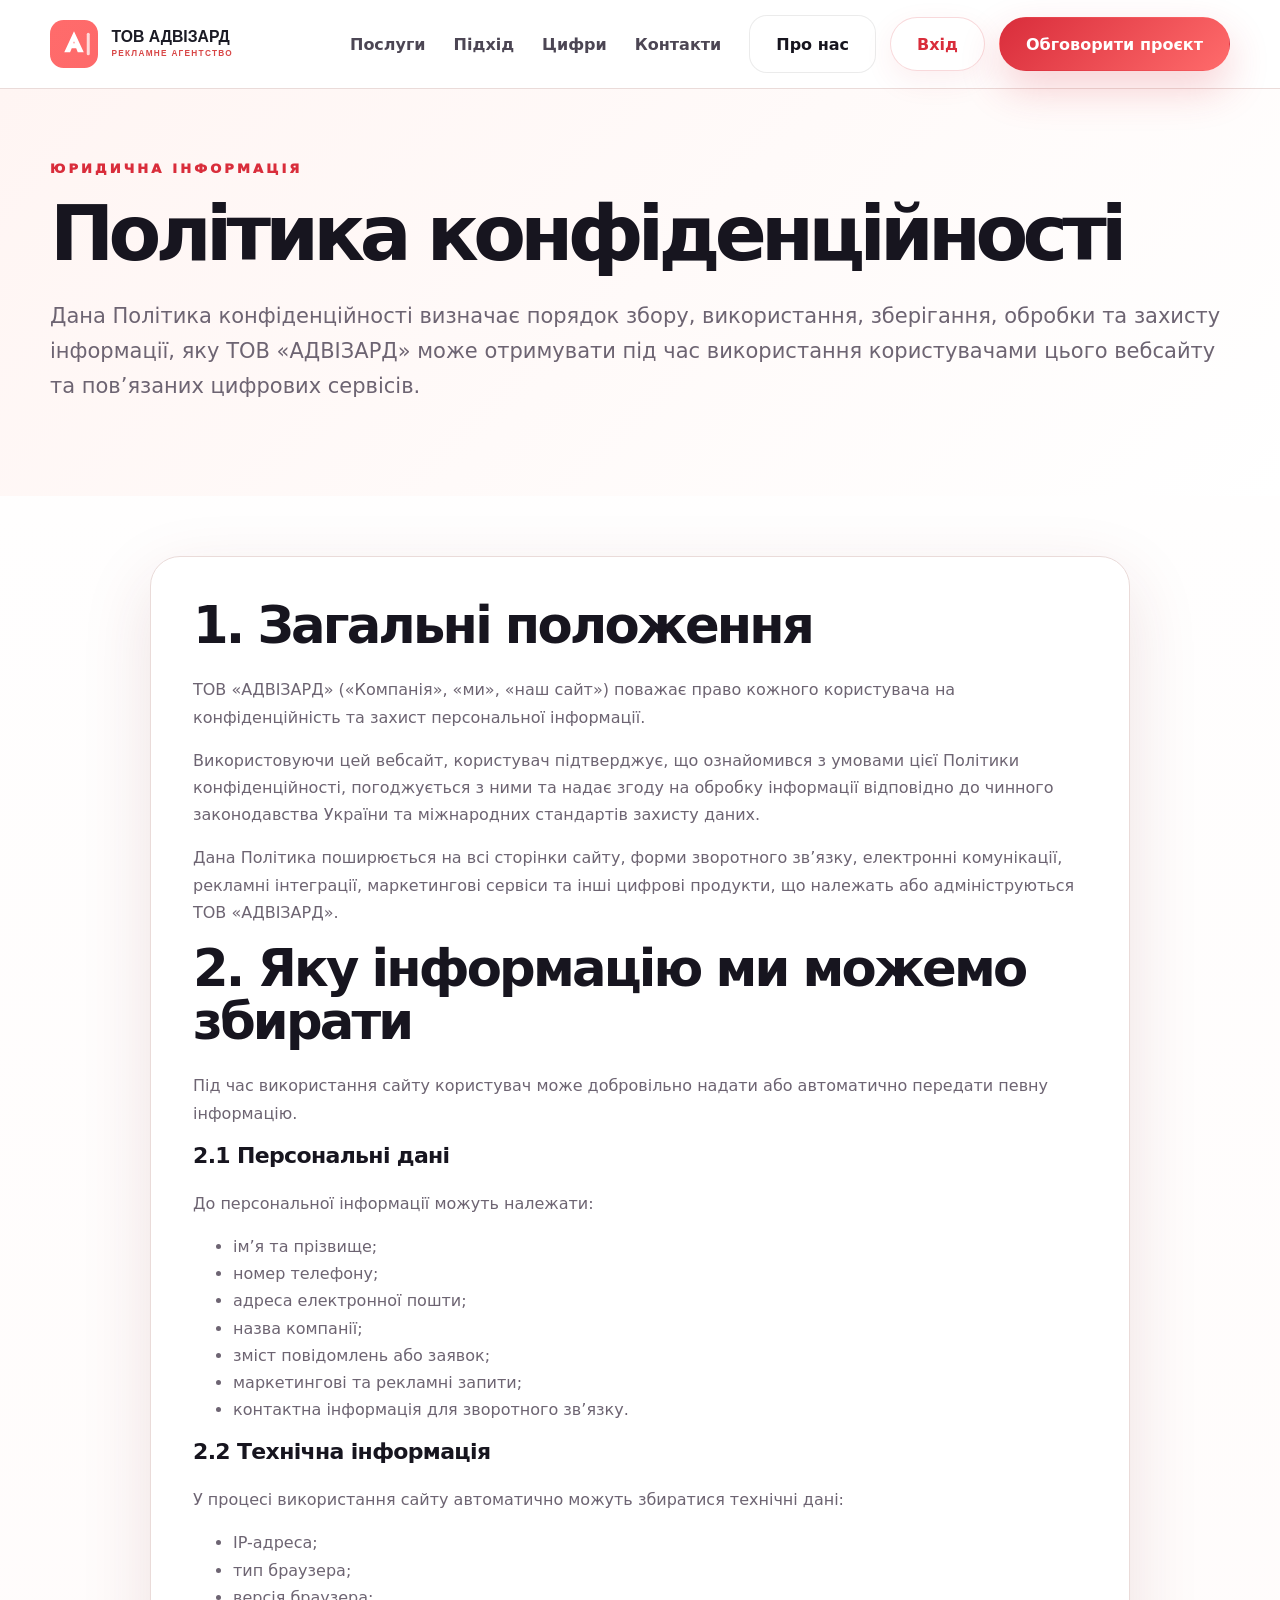
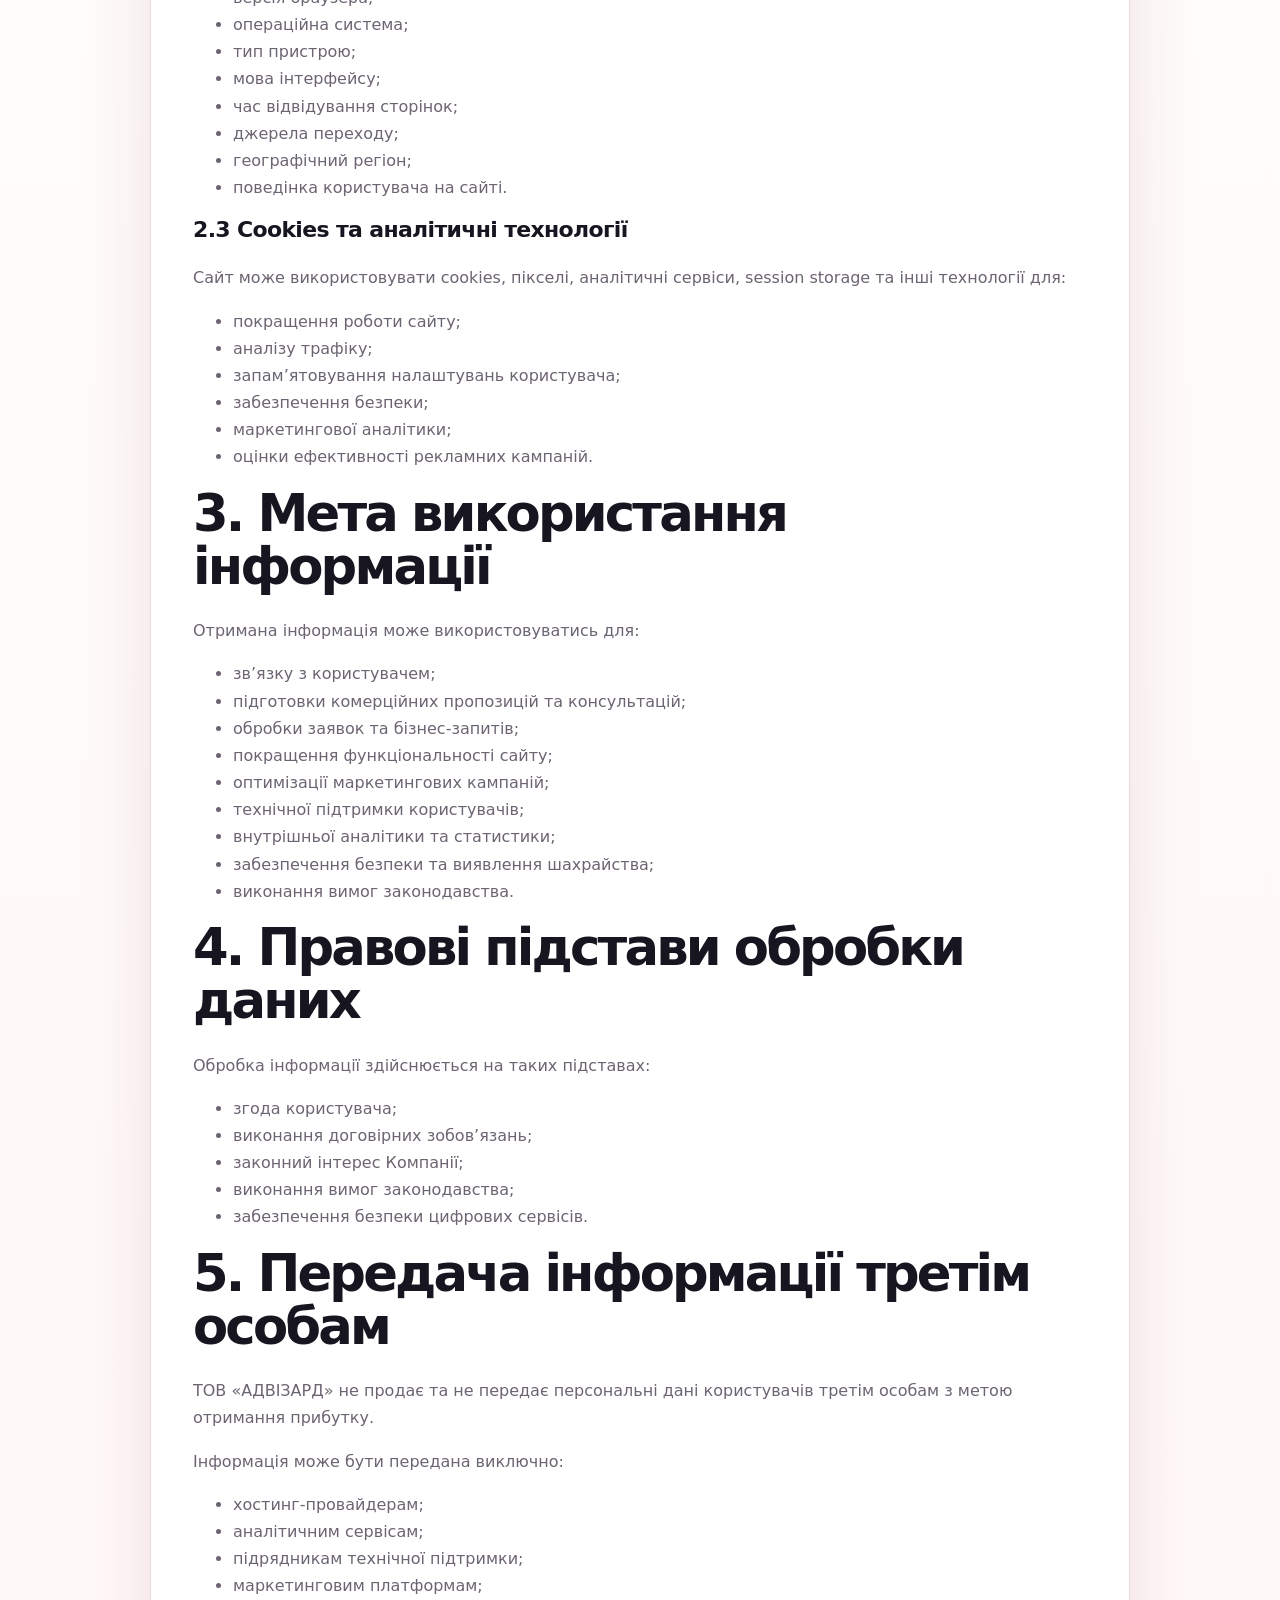
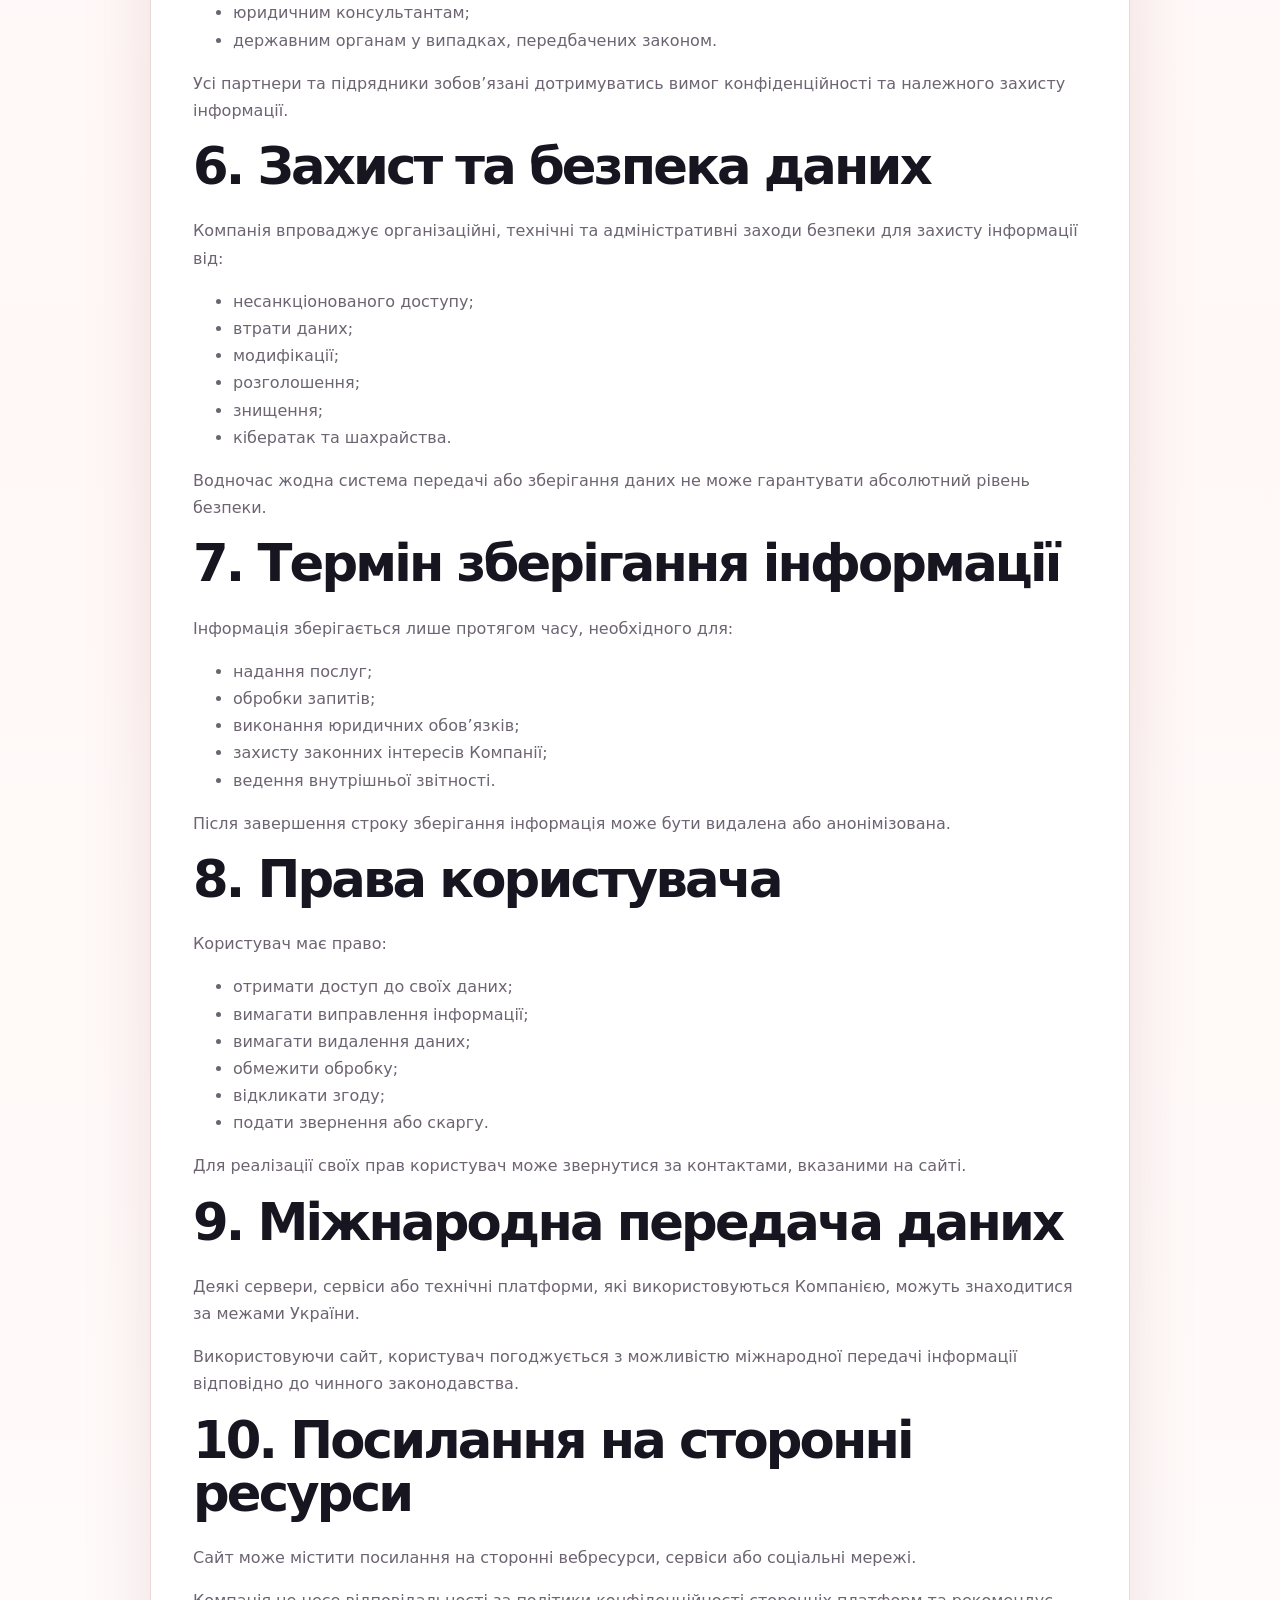
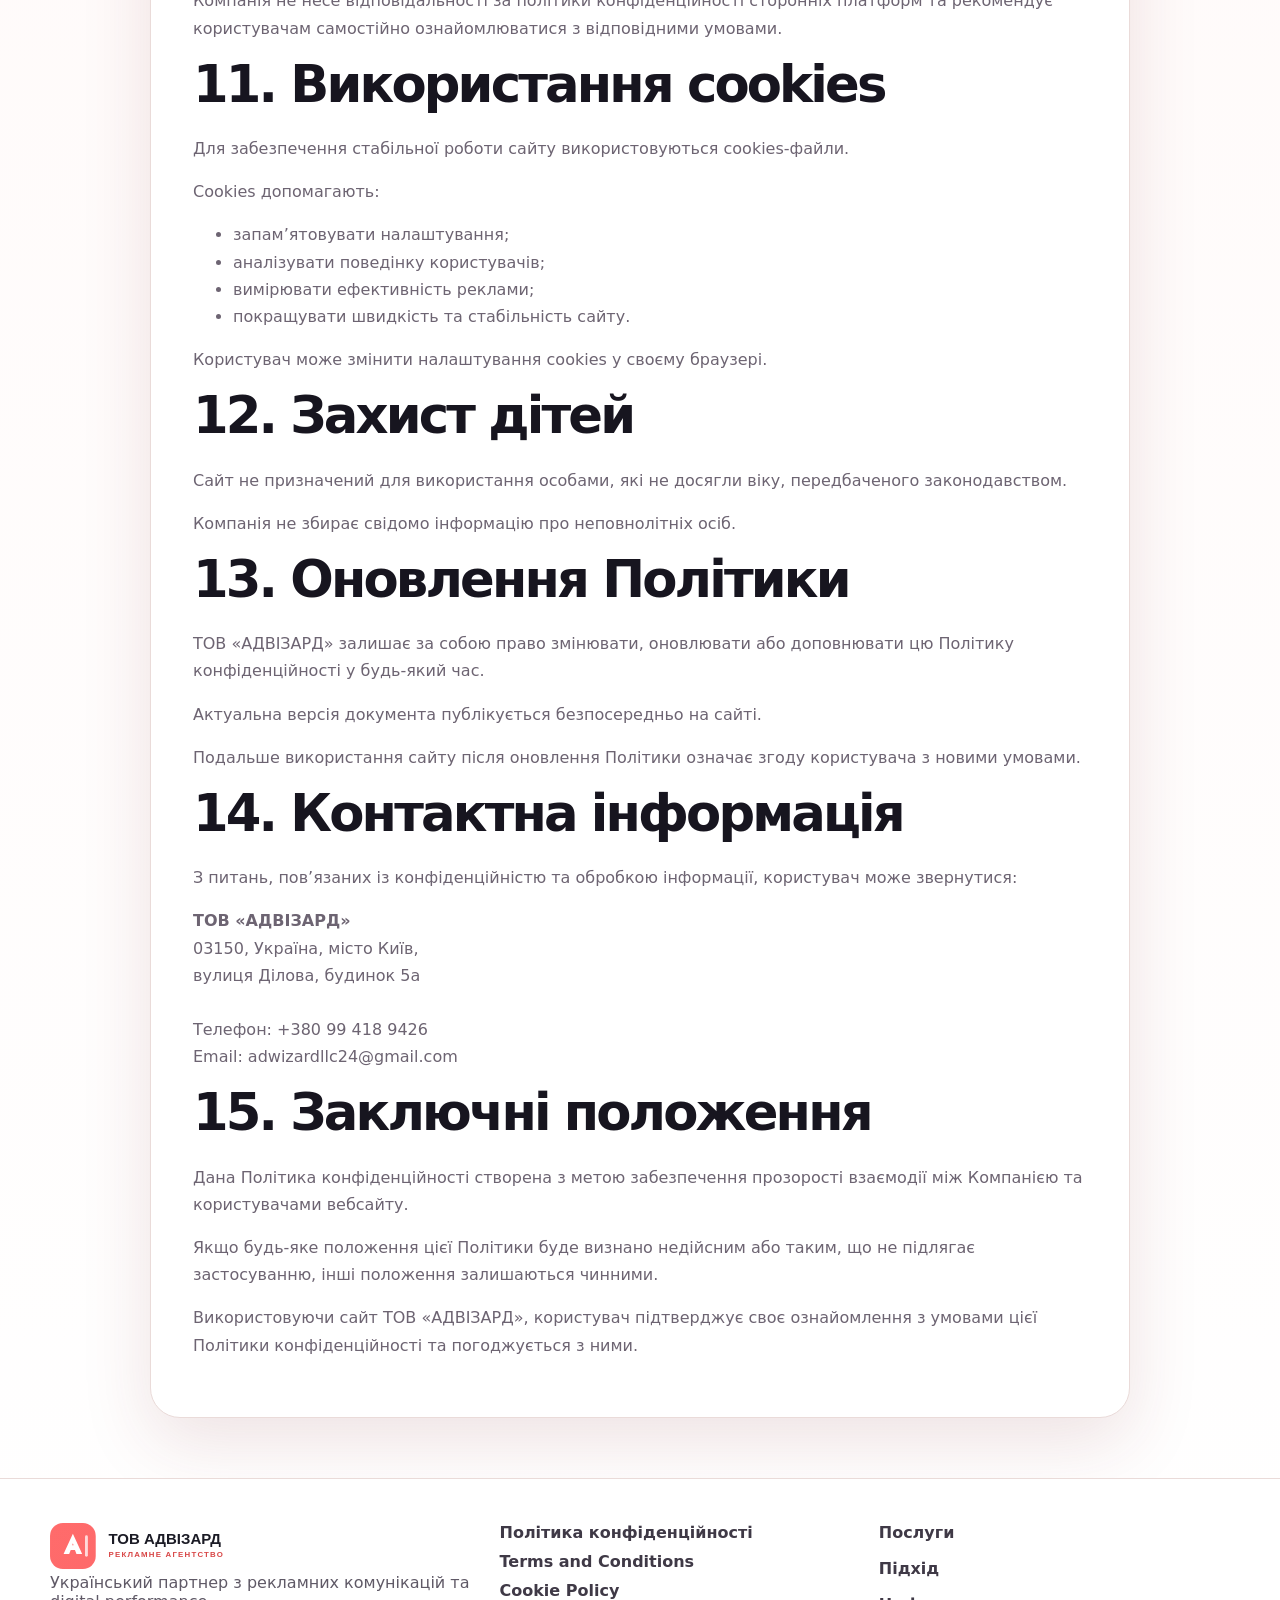
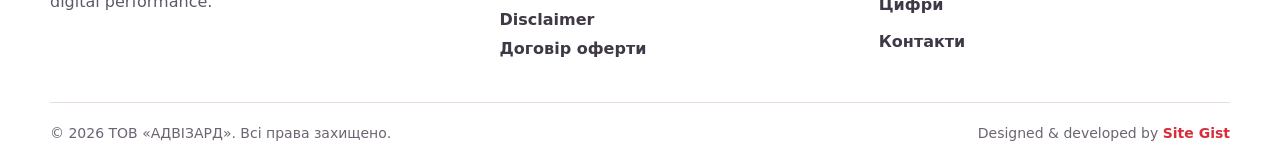
<file: privacy-policy.html>
<!doctype html>
<html lang="uk">
  <head>
    <meta charset="UTF-8" />
    <meta name="viewport" content="width=device-width,initial-scale=1" />
    <title>Політика конфіденційності — ТОВ АДВІЗАРД</title>
    <meta
      name="description"
      content="Політика обробки персональних даних для користувачів сайту."
    />
    <link rel="icon" href="favicon.svg" />
    <link rel="stylesheet" href="assets/css/style.css" />
  </head>
  <body>
    <header class="site-header" id="top">
      <div class="container nav-wrap">
        <a class="brand" href="index.html" aria-label="ТОВ АДВІЗАРД">
          <img src="assets/img/logo.svg" alt="Логотип ТОВ АДВІЗАРД" />
        </a>

        <button
          class="nav-toggle"
          aria-label="Відкрити меню"
          aria-expanded="false"
        >
          <span></span><span></span><span></span>
        </button>

        <nav class="main-nav" aria-label="Головна навігація">
          <a href="#services">Послуги</a>
          <a href="#process">Підхід</a>
          <a href="#numbers">Цифри</a>
          <a href="#contact">Контакти</a>
        </nav>

        <div class="header-actions">
          <a class="contacts" href="contact.html">Про нас</a>
          <a class="admin-btn" href="admin/">Вхід</a>
          <a class="header-cta" href="index.html#contact">Обговорити проєкт</a>
        </div>
      </div>
    </header>
    <main>
      <section class="legal-hero">
        <div class="container">
          <p class="eyebrow">Юридична інформація</p>

          <h1>Політика конфіденційності</h1>

          <p class="hero-text">
            Дана Політика конфіденційності визначає порядок збору, використання,
            зберігання, обробки та захисту інформації, яку ТОВ «АДВІЗАРД» може
            отримувати під час використання користувачами цього вебсайту та
            пов’язаних цифрових сервісів.
          </p>
        </div>
      </section>

      <article class="legal-content">
        <h2>1. Загальні положення</h2>

        <p>
          ТОВ «АДВІЗАРД» («Компанія», «ми», «наш сайт») поважає право кожного
          користувача на конфіденційність та захист персональної інформації.
        </p>

        <p>
          Використовуючи цей вебсайт, користувач підтверджує, що ознайомився з
          умовами цієї Політики конфіденційності, погоджується з ними та надає
          згоду на обробку інформації відповідно до чинного законодавства
          України та міжнародних стандартів захисту даних.
        </p>

        <p>
          Дана Політика поширюється на всі сторінки сайту, форми зворотного
          зв’язку, електронні комунікації, рекламні інтеграції, маркетингові
          сервіси та інші цифрові продукти, що належать або адмініструються ТОВ
          «АДВІЗАРД».
        </p>

        <h2>2. Яку інформацію ми можемо збирати</h2>

        <p>
          Під час використання сайту користувач може добровільно надати або
          автоматично передати певну інформацію.
        </p>

        <h3>2.1 Персональні дані</h3>

        <p>До персональної інформації можуть належати:</p>

        <ul>
          <li>ім’я та прізвище;</li>
          <li>номер телефону;</li>
          <li>адреса електронної пошти;</li>
          <li>назва компанії;</li>
          <li>зміст повідомлень або заявок;</li>
          <li>маркетингові та рекламні запити;</li>
          <li>контактна інформація для зворотного зв’язку.</li>
        </ul>

        <h3>2.2 Технічна інформація</h3>

        <p>
          У процесі використання сайту автоматично можуть збиратися технічні
          дані:
        </p>

        <ul>
          <li>IP-адреса;</li>
          <li>тип браузера;</li>
          <li>версія браузера;</li>
          <li>операційна система;</li>
          <li>тип пристрою;</li>
          <li>мова інтерфейсу;</li>
          <li>час відвідування сторінок;</li>
          <li>джерела переходу;</li>
          <li>географічний регіон;</li>
          <li>поведінка користувача на сайті.</li>
        </ul>

        <h3>2.3 Cookies та аналітичні технології</h3>

        <p>
          Сайт може використовувати cookies, пікселі, аналітичні сервіси,
          session storage та інші технології для:
        </p>

        <ul>
          <li>покращення роботи сайту;</li>
          <li>аналізу трафіку;</li>
          <li>запам’ятовування налаштувань користувача;</li>
          <li>забезпечення безпеки;</li>
          <li>маркетингової аналітики;</li>
          <li>оцінки ефективності рекламних кампаній.</li>
        </ul>

        <h2>3. Мета використання інформації</h2>

        <p>Отримана інформація може використовуватись для:</p>

        <ul>
          <li>зв’язку з користувачем;</li>

          <li>підготовки комерційних пропозицій та консультацій;</li>

          <li>обробки заявок та бізнес-запитів;</li>

          <li>покращення функціональності сайту;</li>

          <li>оптимізації маркетингових кампаній;</li>

          <li>технічної підтримки користувачів;</li>

          <li>внутрішньої аналітики та статистики;</li>

          <li>забезпечення безпеки та виявлення шахрайства;</li>

          <li>виконання вимог законодавства.</li>
        </ul>

        <h2>4. Правові підстави обробки даних</h2>

        <p>Обробка інформації здійснюється на таких підставах:</p>

        <ul>
          <li>згода користувача;</li>
          <li>виконання договірних зобов’язань;</li>
          <li>законний інтерес Компанії;</li>
          <li>виконання вимог законодавства;</li>
          <li>забезпечення безпеки цифрових сервісів.</li>
        </ul>

        <h2>5. Передача інформації третім особам</h2>

        <p>
          ТОВ «АДВІЗАРД» не продає та не передає персональні дані користувачів
          третім особам з метою отримання прибутку.
        </p>

        <p>Інформація може бути передана виключно:</p>

        <ul>
          <li>хостинг-провайдерам;</li>
          <li>аналітичним сервісам;</li>
          <li>підрядникам технічної підтримки;</li>
          <li>маркетинговим платформам;</li>
          <li>юридичним консультантам;</li>
          <li>державним органам у випадках, передбачених законом.</li>
        </ul>

        <p>
          Усі партнери та підрядники зобов’язані дотримуватись вимог
          конфіденційності та належного захисту інформації.
        </p>

        <h2>6. Захист та безпека даних</h2>

        <p>
          Компанія впроваджує організаційні, технічні та адміністративні заходи
          безпеки для захисту інформації від:
        </p>

        <ul>
          <li>несанкціонованого доступу;</li>
          <li>втрати даних;</li>
          <li>модифікації;</li>
          <li>розголошення;</li>
          <li>знищення;</li>
          <li>кібератак та шахрайства.</li>
        </ul>

        <p>
          Водночас жодна система передачі або зберігання даних не може
          гарантувати абсолютний рівень безпеки.
        </p>

        <h2>7. Термін зберігання інформації</h2>

        <p>Інформація зберігається лише протягом часу, необхідного для:</p>

        <ul>
          <li>надання послуг;</li>
          <li>обробки запитів;</li>
          <li>виконання юридичних обов’язків;</li>
          <li>захисту законних інтересів Компанії;</li>
          <li>ведення внутрішньої звітності.</li>
        </ul>

        <p>
          Після завершення строку зберігання інформація може бути видалена або
          анонімізована.
        </p>

        <h2>8. Права користувача</h2>

        <p>Користувач має право:</p>

        <ul>
          <li>отримати доступ до своїх даних;</li>
          <li>вимагати виправлення інформації;</li>
          <li>вимагати видалення даних;</li>
          <li>обмежити обробку;</li>
          <li>відкликати згоду;</li>
          <li>подати звернення або скаргу.</li>
        </ul>

        <p>
          Для реалізації своїх прав користувач може звернутися за контактами,
          вказаними на сайті.
        </p>

        <h2>9. Міжнародна передача даних</h2>

        <p>
          Деякі сервери, сервіси або технічні платформи, які використовуються
          Компанією, можуть знаходитися за межами України.
        </p>

        <p>
          Використовуючи сайт, користувач погоджується з можливістю міжнародної
          передачі інформації відповідно до чинного законодавства.
        </p>

        <h2>10. Посилання на сторонні ресурси</h2>

        <p>
          Сайт може містити посилання на сторонні вебресурси, сервіси або
          соціальні мережі.
        </p>

        <p>
          Компанія не несе відповідальності за політики конфіденційності
          сторонніх платформ та рекомендує користувачам самостійно
          ознайомлюватися з відповідними умовами.
        </p>

        <h2>11. Використання cookies</h2>

        <p>
          Для забезпечення стабільної роботи сайту використовуються
          cookies-файли.
        </p>

        <p>Cookies допомагають:</p>

        <ul>
          <li>запам’ятовувати налаштування;</li>
          <li>аналізувати поведінку користувачів;</li>
          <li>вимірювати ефективність реклами;</li>
          <li>покращувати швидкість та стабільність сайту.</li>
        </ul>

        <p>Користувач може змінити налаштування cookies у своєму браузері.</p>

        <h2>12. Захист дітей</h2>

        <p>
          Сайт не призначений для використання особами, які не досягли віку,
          передбаченого законодавством.
        </p>

        <p>Компанія не збирає свідомо інформацію про неповнолітніх осіб.</p>

        <h2>13. Оновлення Політики</h2>

        <p>
          ТОВ «АДВІЗАРД» залишає за собою право змінювати, оновлювати або
          доповнювати цю Політику конфіденційності у будь-який час.
        </p>

        <p>Актуальна версія документа публікується безпосередньо на сайті.</p>

        <p>
          Подальше використання сайту після оновлення Політики означає згоду
          користувача з новими умовами.
        </p>

        <h2>14. Контактна інформація</h2>

        <p>
          З питань, пов’язаних із конфіденційністю та обробкою інформації,
          користувач може звернутися:
        </p>

        <p>
          <strong>ТОВ «АДВІЗАРД»</strong><br />
          03150, Україна, місто Київ,<br />
          вулиця Ділова, будинок 5а<br /><br />

          Телефон: +380 99 418 9426<br />
          Email: adwizardllc24@gmail.com
        </p>

        <h2>15. Заключні положення</h2>

        <p>
          Дана Політика конфіденційності створена з метою забезпечення
          прозорості взаємодії між Компанією та користувачами вебсайту.
        </p>

        <p>
          Якщо будь-яке положення цієї Політики буде визнано недійсним або
          таким, що не підлягає застосуванню, інші положення залишаються
          чинними.
        </p>

        <p>
          Використовуючи сайт ТОВ «АДВІЗАРД», користувач підтверджує своє
          ознайомлення з умовами цієї Політики конфіденційності та погоджується
          з ними.
        </p>
      </article>
    </main>
    <footer class="site-footer">
      <div class="container footer-grid">
        <div class="footer-brand">
          <img src="assets/img/logo.svg" alt="ТОВ АДВІЗАРД" />
          <p>
            Український партнер з рекламних комунікацій та digital performance.
          </p>
        </div>
        <nav class="footer-links">
          <a href="privacy-policy.html">Політика конфіденційності</a
          ><a href="terms-and-conditions.html">Terms and Conditions</a
          ><a href="cookie-policy.html">Cookie Policy</a
          ><a href="disclaimer.html">Disclaimer</a
          ><a href="offer-agreement.html">Договір оферти</a>
        </nav>
        <nav class="footer-links">
          <a href="index.html#services">Послуги</a
          ><a href="index.html#process">Підхід</a
          ><a href="index.html#numbers">Цифри</a
          ><a href="index.html#contact">Контакти</a>
        </nav>
      </div>
      <div class="container footer-bottom">
        <span>© 2026 ТОВ «АДВІЗАРД». Всі права захищено.</span
        ><span
          >Designed & developed by
          <a
            href="https://sitegist.com/uk/services/web/"
            target="_blank"
            rel="noopener"
            >Site Gist</a
          ></span
        >
      </div>
    </footer>
    <script src="assets/js/main.js"></script>
  </body>
</html>
</file>
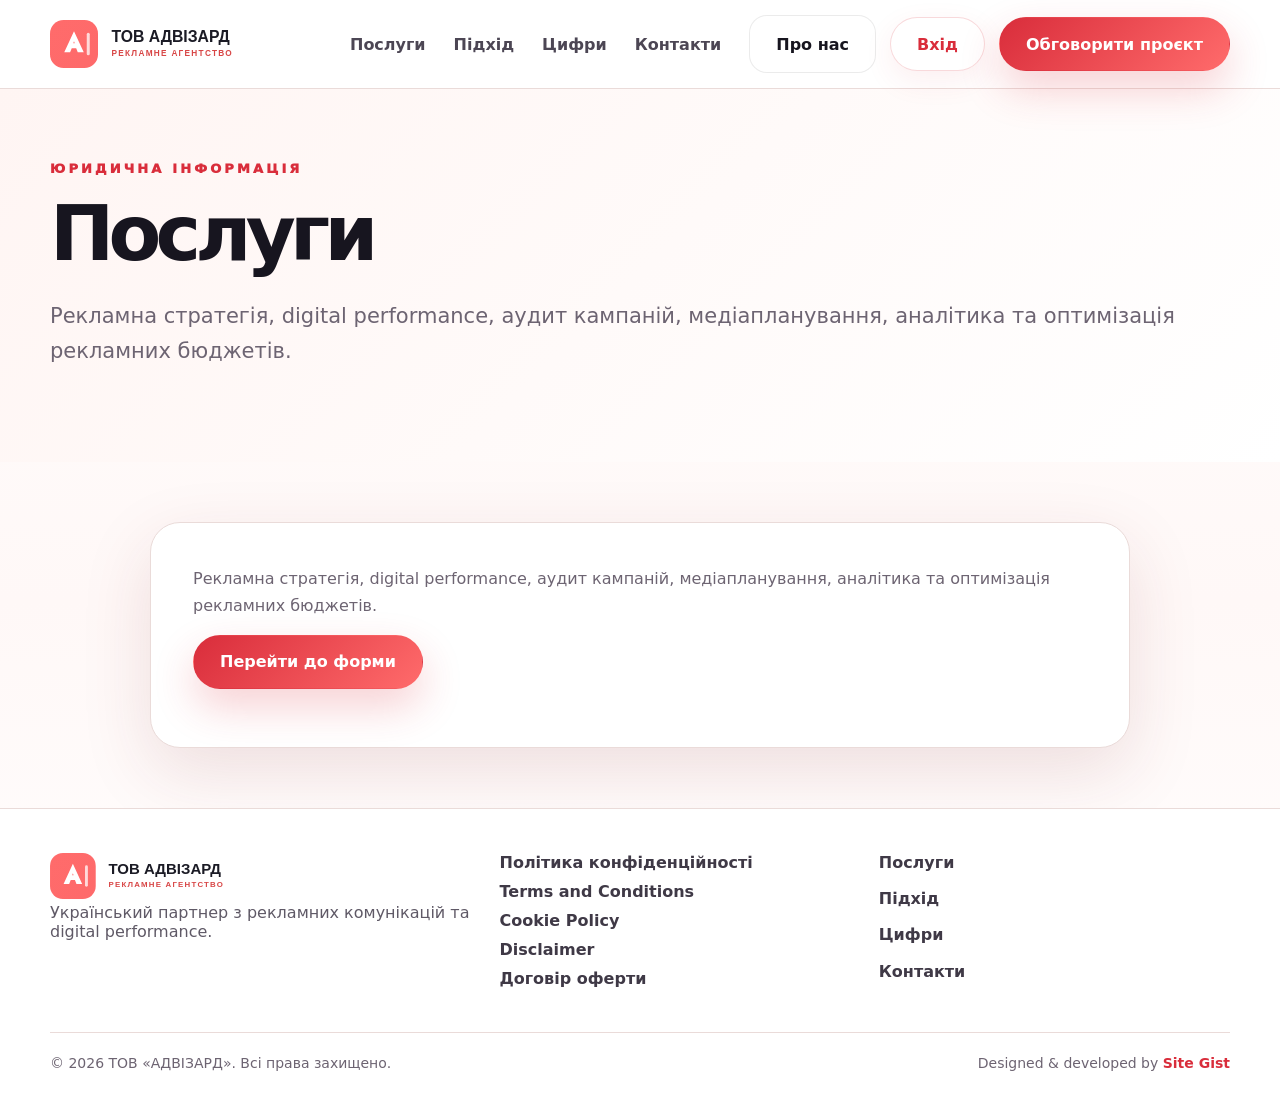
<file: services.html>
<!doctype html>
<html lang="uk">
  <head>
    <meta charset="UTF-8" />
    <meta name="viewport" content="width=device-width,initial-scale=1" />
    <title>Послуги — ТОВ АДВІЗАРД</title>
    <meta
      name="description"
      content="Рекламна стратегія, digital performance, аудит кампаній, медіапланування, аналітика та оптимізація рекламних бюджетів."
    />
    <link rel="icon" href="favicon.svg" />
    <link rel="stylesheet" href="assets/css/style.css" />
  </head>
  <body>
    <header class="site-header" id="top">
      <div class="container nav-wrap">
        <a class="brand" href="index.html" aria-label="ТОВ АДВІЗАРД">
          <img src="assets/img/logo.svg" alt="Логотип ТОВ АДВІЗАРД" />
        </a>

        <button
          class="nav-toggle"
          aria-label="Відкрити меню"
          aria-expanded="false"
        >
          <span></span><span></span><span></span>
        </button>

        <nav class="main-nav" aria-label="Головна навігація">
          <a href="#services">Послуги</a>
          <a href="#process">Підхід</a>
          <a href="#numbers">Цифри</a>
          <a href="#contact">Контакти</a>
        </nav>

        <div class="header-actions">
          <a class="contacts" href="contact.html">Про нас</a>
          <a class="admin-btn" href="admin/">Вхід</a>
          <a class="header-cta" href="index.html#contact">Обговорити проєкт</a>
        </div>
      </div>
    </header>
    <main>
      <section class="legal-hero">
        <div class="container">
          <p class="eyebrow">Юридична інформація</p>
          <h1>Послуги</h1>
          <p class="hero-text">
            Рекламна стратегія, digital performance, аудит кампаній,
            медіапланування, аналітика та оптимізація рекламних бюджетів.
          </p>
        </div>
      </section>
      <article class="legal-content">
        <p>
          Рекламна стратегія, digital performance, аудит кампаній,
          медіапланування, аналітика та оптимізація рекламних бюджетів.
        </p>
        <p>
          <a class="btn btn-primary" href="index.html#contact"
            >Перейти до форми</a
          >
        </p>
      </article>
    </main>
    <footer class="site-footer">
      <div class="container footer-grid">
        <div class="footer-brand">
          <img src="assets/img/logo.svg" alt="ТОВ АДВІЗАРД" />
          <p>
            Український партнер з рекламних комунікацій та digital performance.
          </p>
        </div>
        <nav class="footer-links">
          <a href="privacy-policy.html">Політика конфіденційності</a
          ><a href="terms-and-conditions.html">Terms and Conditions</a
          ><a href="cookie-policy.html">Cookie Policy</a
          ><a href="disclaimer.html">Disclaimer</a
          ><a href="offer-agreement.html">Договір оферти</a>
        </nav>
        <nav class="footer-links">
          <a href="index.html#services">Послуги</a
          ><a href="index.html#process">Підхід</a
          ><a href="index.html#numbers">Цифри</a
          ><a href="index.html#contact">Контакти</a>
        </nav>
      </div>
      <div class="container footer-bottom">
        <span>© 2026 ТОВ «АДВІЗАРД». Всі права захищено.</span
        ><span
          >Designed & developed by
          <a
            href="https://sitegist.com/uk/services/web/"
            target="_blank"
            rel="noopener"
            >Site Gist</a
          ></span
        >
      </div>
    </footer>
    <script src="assets/js/main.js"></script>
  </body>
</html>
</file>
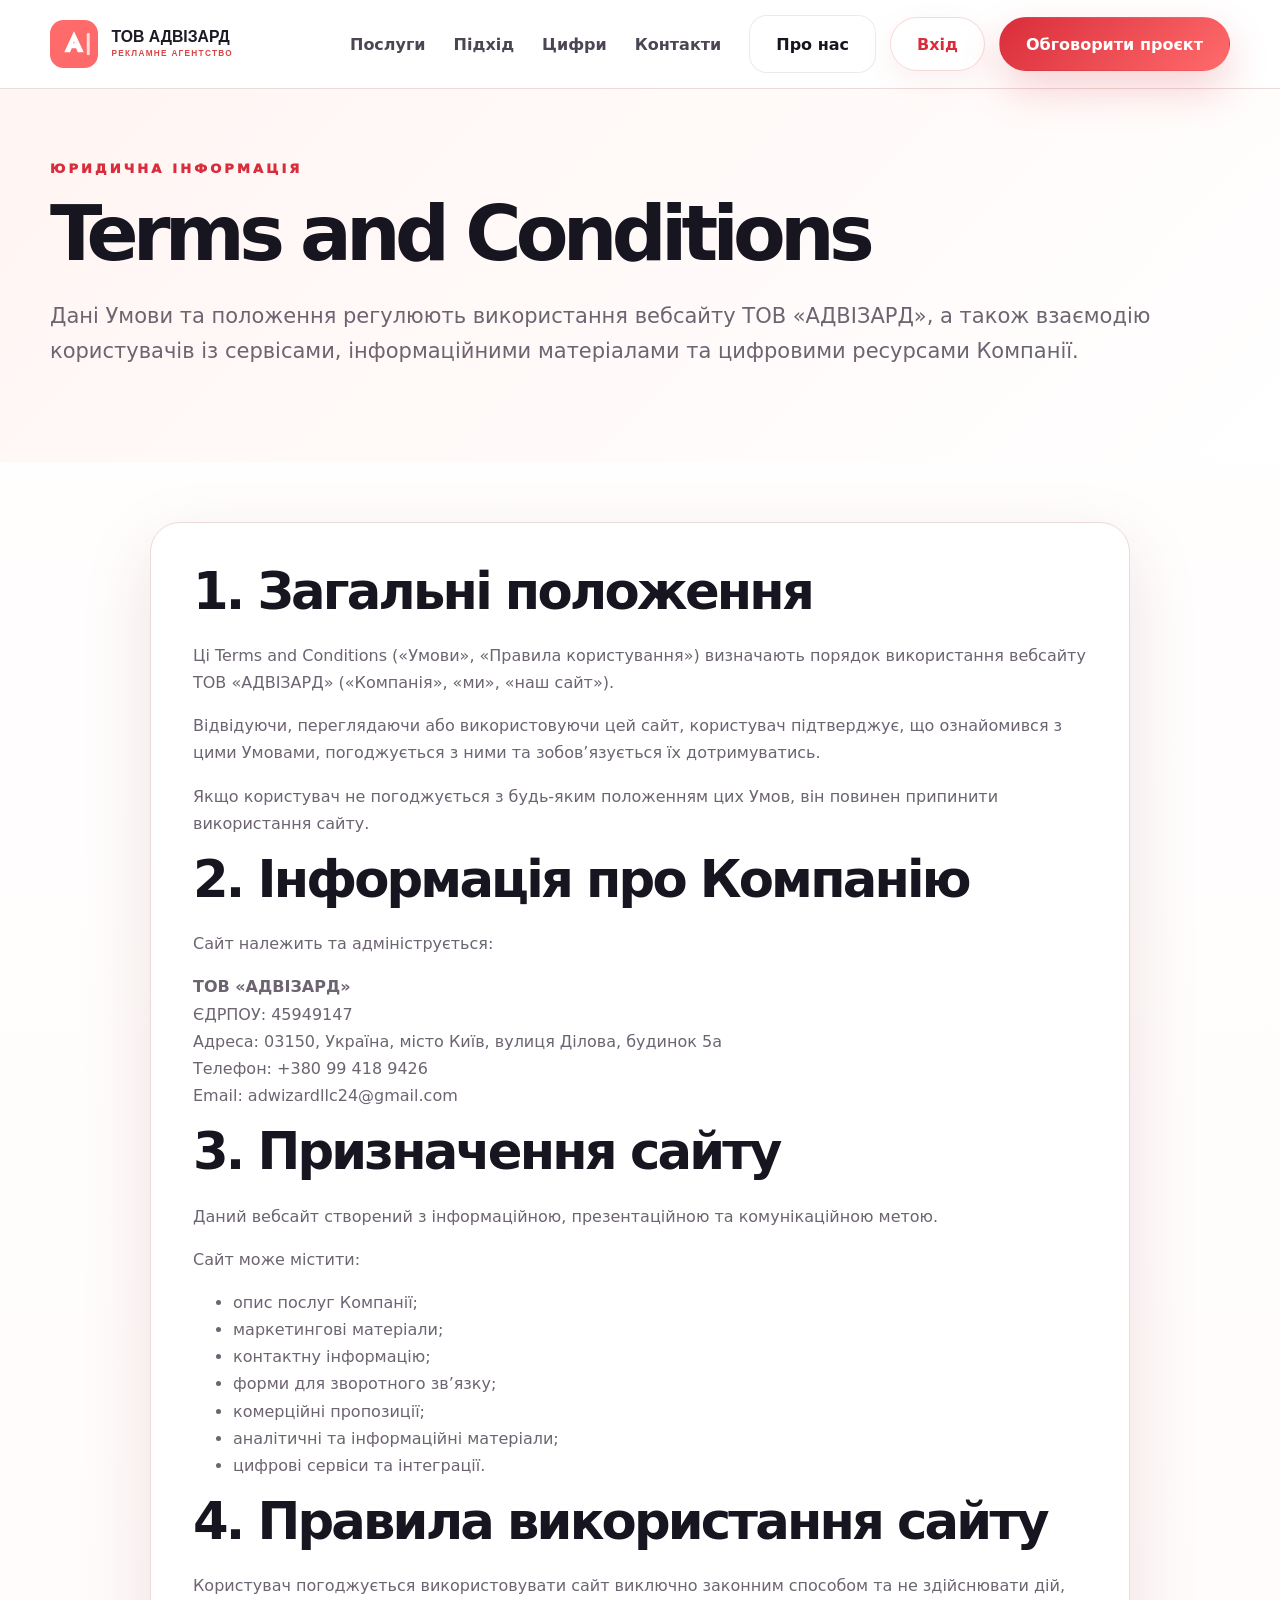
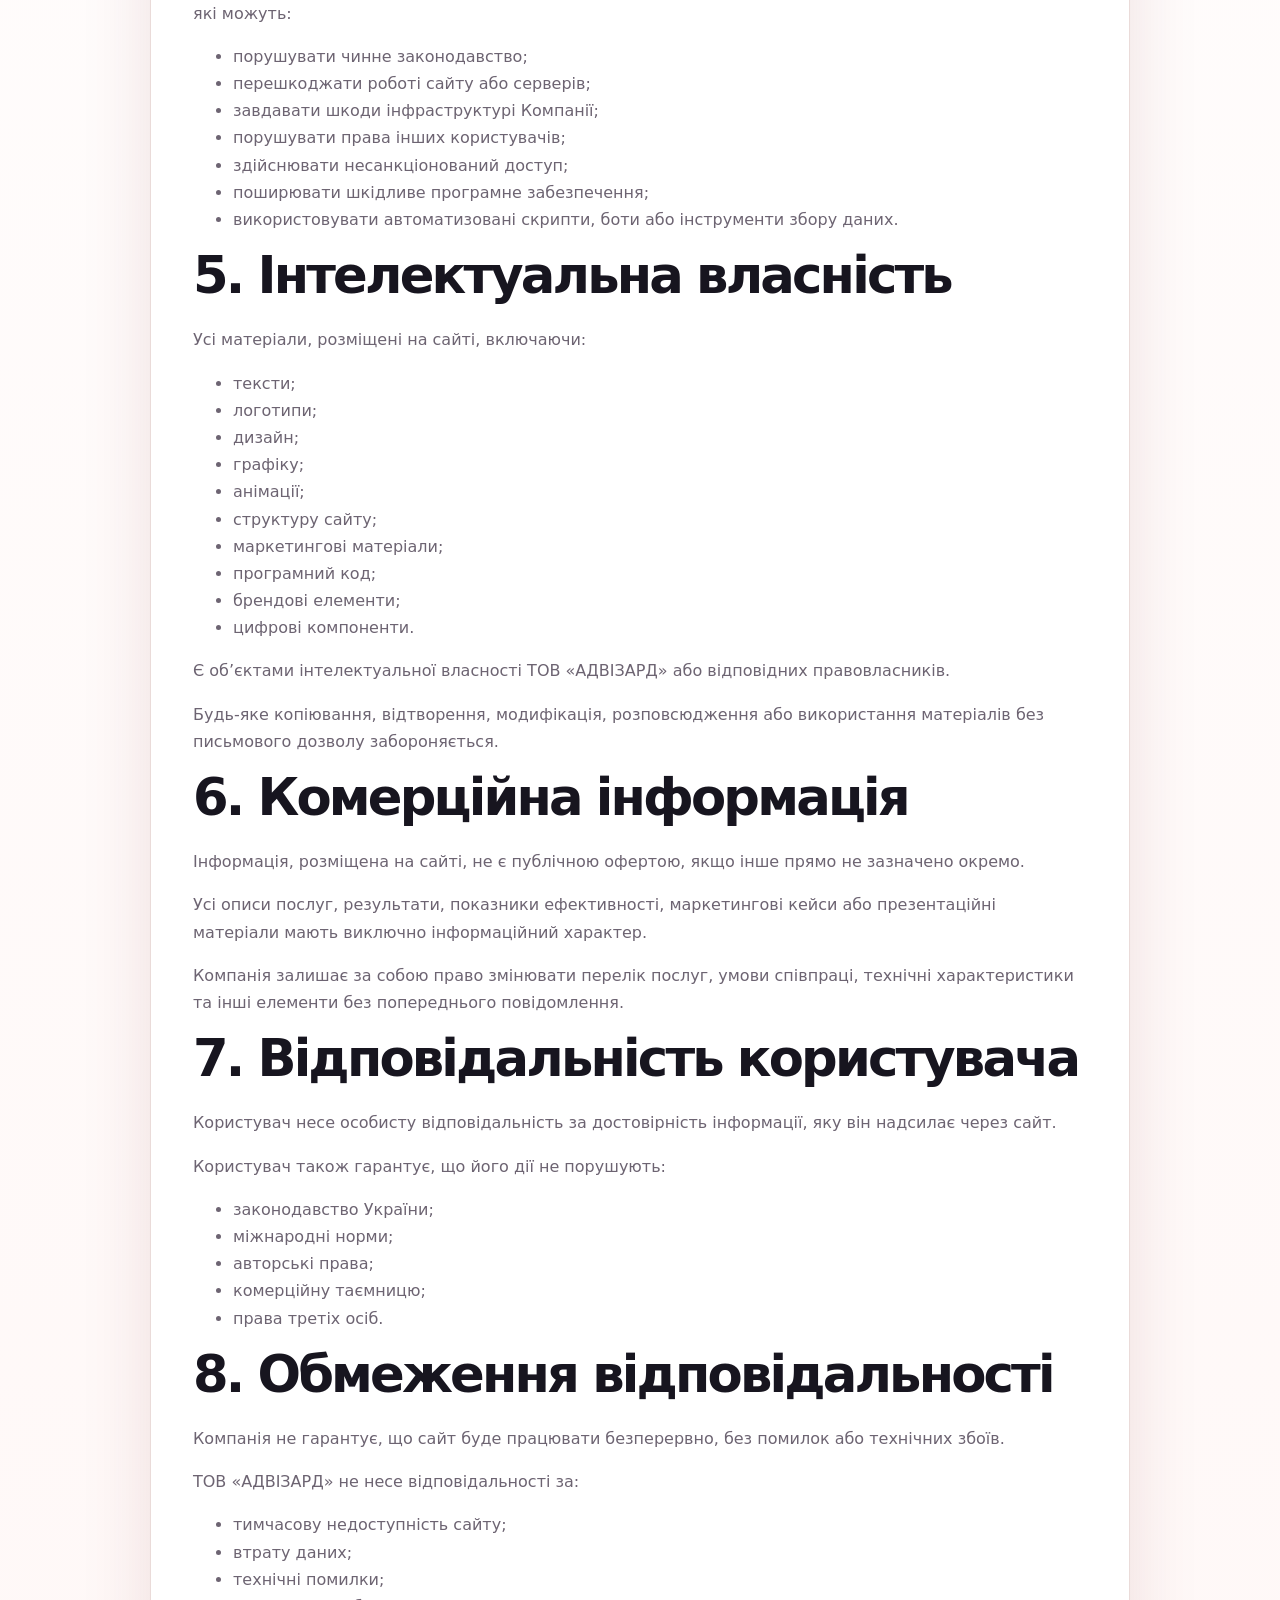
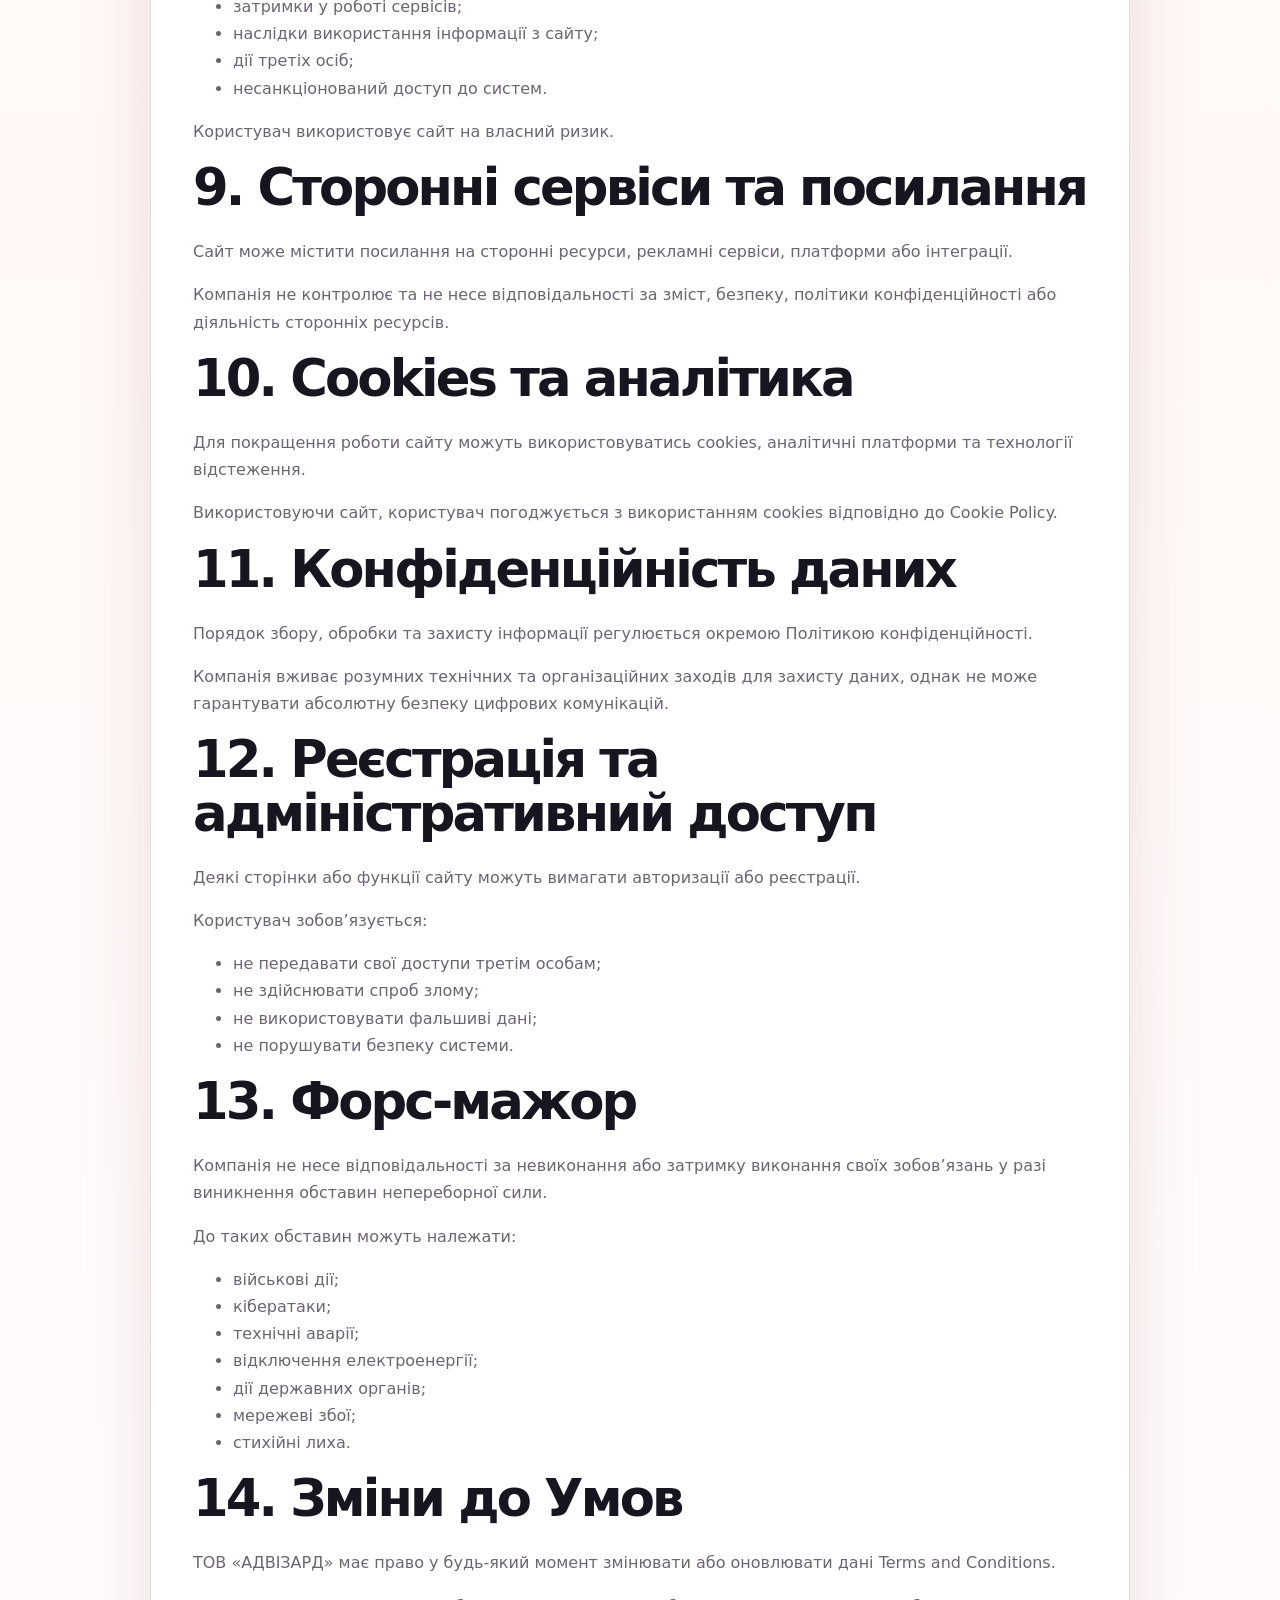
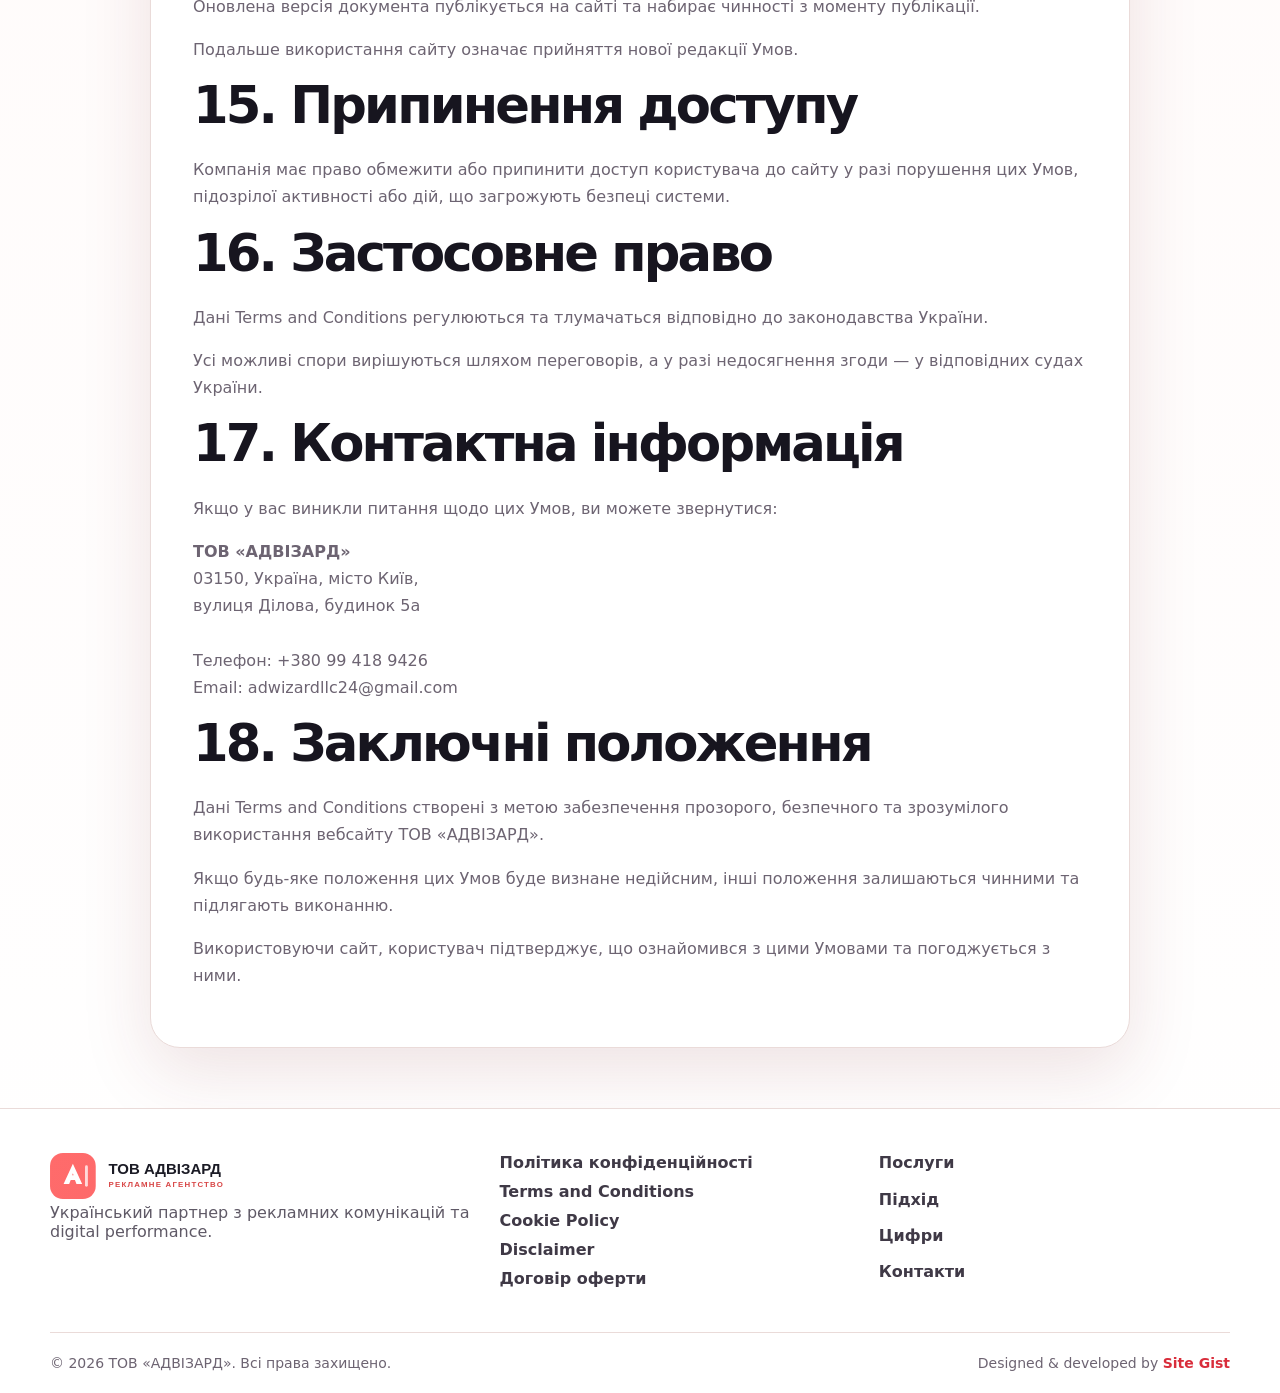
<file: terms-and-conditions.html>
<!doctype html>
<html lang="uk">
  <head>
    <meta charset="UTF-8" />
    <meta name="viewport" content="width=device-width,initial-scale=1" />
    <title>Terms and Conditions — ТОВ АДВІЗАРД</title>
    <meta
      name="description"
      content="Умови користування сайтом ТОВ АДВІЗАРД."
    />
    <link rel="icon" href="favicon.svg" />
    <link rel="stylesheet" href="assets/css/style.css" />
  </head>
  <body>
    <header class="site-header" id="top">
      <div class="container nav-wrap">
        <a class="brand" href="index.html" aria-label="ТОВ АДВІЗАРД">
          <img src="assets/img/logo.svg" alt="Логотип ТОВ АДВІЗАРД" />
        </a>

        <button
          class="nav-toggle"
          aria-label="Відкрити меню"
          aria-expanded="false"
        >
          <span></span><span></span><span></span>
        </button>

        <nav class="main-nav" aria-label="Головна навігація">
          <a href="#services">Послуги</a>
          <a href="#process">Підхід</a>
          <a href="#numbers">Цифри</a>
          <a href="#contact">Контакти</a>
        </nav>

        <div class="header-actions">
          <a class="contacts" href="contact.html">Про нас</a>
          <a class="admin-btn" href="admin/">Вхід</a>
          <a class="header-cta" href="index.html#contact">Обговорити проєкт</a>
        </div>
      </div>
    </header>
    <main>
      <section class="legal-hero">
        <div class="container">
          <p class="eyebrow">Юридична інформація</p>

          <h1>Terms and Conditions</h1>

          <p class="hero-text">
            Дані Умови та положення регулюють використання вебсайту ТОВ
            «АДВІЗАРД», а також взаємодію користувачів із сервісами,
            інформаційними матеріалами та цифровими ресурсами Компанії.
          </p>
        </div>
      </section>

      <article class="legal-content">
        <h2>1. Загальні положення</h2>

        <p>
          Ці Terms and Conditions («Умови», «Правила користування») визначають
          порядок використання вебсайту ТОВ «АДВІЗАРД» («Компанія», «ми», «наш
          сайт»).
        </p>

        <p>
          Відвідуючи, переглядаючи або використовуючи цей сайт, користувач
          підтверджує, що ознайомився з цими Умовами, погоджується з ними та
          зобов’язується їх дотримуватись.
        </p>

        <p>
          Якщо користувач не погоджується з будь-яким положенням цих Умов, він
          повинен припинити використання сайту.
        </p>

        <h2>2. Інформація про Компанію</h2>

        <p>Сайт належить та адмініструється:</p>

        <p>
          <strong>ТОВ «АДВІЗАРД»</strong><br />
          ЄДРПОУ: 45949147<br />
          Адреса: 03150, Україна, місто Київ, вулиця Ділова, будинок 5а<br />
          Телефон: +380 99 418 9426<br />
          Email: adwizardllc24@gmail.com
        </p>

        <h2>3. Призначення сайту</h2>

        <p>
          Даний вебсайт створений з інформаційною, презентаційною та
          комунікаційною метою.
        </p>

        <p>Сайт може містити:</p>

        <ul>
          <li>опис послуг Компанії;</li>
          <li>маркетингові матеріали;</li>
          <li>контактну інформацію;</li>
          <li>форми для зворотного зв’язку;</li>
          <li>комерційні пропозиції;</li>
          <li>аналітичні та інформаційні матеріали;</li>
          <li>цифрові сервіси та інтеграції.</li>
        </ul>

        <h2>4. Правила використання сайту</h2>

        <p>
          Користувач погоджується використовувати сайт виключно законним
          способом та не здійснювати дій, які можуть:
        </p>

        <ul>
          <li>порушувати чинне законодавство;</li>

          <li>перешкоджати роботі сайту або серверів;</li>

          <li>завдавати шкоди інфраструктурі Компанії;</li>

          <li>порушувати права інших користувачів;</li>

          <li>здійснювати несанкціонований доступ;</li>

          <li>поширювати шкідливе програмне забезпечення;</li>

          <li>
            використовувати автоматизовані скрипти, боти або інструменти збору
            даних.
          </li>
        </ul>

        <h2>5. Інтелектуальна власність</h2>

        <p>Усі матеріали, розміщені на сайті, включаючи:</p>

        <ul>
          <li>тексти;</li>
          <li>логотипи;</li>
          <li>дизайн;</li>
          <li>графіку;</li>
          <li>анімації;</li>
          <li>структуру сайту;</li>
          <li>маркетингові матеріали;</li>
          <li>програмний код;</li>
          <li>брендові елементи;</li>
          <li>цифрові компоненти.</li>
        </ul>

        <p>
          Є об’єктами інтелектуальної власності ТОВ «АДВІЗАРД» або відповідних
          правовласників.
        </p>

        <p>
          Будь-яке копіювання, відтворення, модифікація, розповсюдження або
          використання матеріалів без письмового дозволу забороняється.
        </p>

        <h2>6. Комерційна інформація</h2>

        <p>
          Інформація, розміщена на сайті, не є публічною офертою, якщо інше
          прямо не зазначено окремо.
        </p>

        <p>
          Усі описи послуг, результати, показники ефективності, маркетингові
          кейси або презентаційні матеріали мають виключно інформаційний
          характер.
        </p>

        <p>
          Компанія залишає за собою право змінювати перелік послуг, умови
          співпраці, технічні характеристики та інші елементи без попереднього
          повідомлення.
        </p>

        <h2>7. Відповідальність користувача</h2>

        <p>
          Користувач несе особисту відповідальність за достовірність інформації,
          яку він надсилає через сайт.
        </p>

        <p>Користувач також гарантує, що його дії не порушують:</p>

        <ul>
          <li>законодавство України;</li>
          <li>міжнародні норми;</li>
          <li>авторські права;</li>
          <li>комерційну таємницю;</li>
          <li>права третіх осіб.</li>
        </ul>

        <h2>8. Обмеження відповідальності</h2>

        <p>
          Компанія не гарантує, що сайт буде працювати безперервно, без помилок
          або технічних збоїв.
        </p>

        <p>ТОВ «АДВІЗАРД» не несе відповідальності за:</p>

        <ul>
          <li>тимчасову недоступність сайту;</li>
          <li>втрату даних;</li>
          <li>технічні помилки;</li>
          <li>затримки у роботі сервісів;</li>
          <li>наслідки використання інформації з сайту;</li>
          <li>дії третіх осіб;</li>
          <li>несанкціонований доступ до систем.</li>
        </ul>

        <p>Користувач використовує сайт на власний ризик.</p>

        <h2>9. Сторонні сервіси та посилання</h2>

        <p>
          Сайт може містити посилання на сторонні ресурси, рекламні сервіси,
          платформи або інтеграції.
        </p>

        <p>
          Компанія не контролює та не несе відповідальності за зміст, безпеку,
          політики конфіденційності або діяльність сторонніх ресурсів.
        </p>

        <h2>10. Cookies та аналітика</h2>

        <p>
          Для покращення роботи сайту можуть використовуватись cookies,
          аналітичні платформи та технології відстеження.
        </p>

        <p>
          Використовуючи сайт, користувач погоджується з використанням cookies
          відповідно до Cookie Policy.
        </p>

        <h2>11. Конфіденційність даних</h2>

        <p>
          Порядок збору, обробки та захисту інформації регулюється окремою
          Політикою конфіденційності.
        </p>

        <p>
          Компанія вживає розумних технічних та організаційних заходів для
          захисту даних, однак не може гарантувати абсолютну безпеку цифрових
          комунікацій.
        </p>

        <h2>12. Реєстрація та адміністративний доступ</h2>

        <p>
          Деякі сторінки або функції сайту можуть вимагати авторизації або
          реєстрації.
        </p>

        <p>Користувач зобов’язується:</p>

        <ul>
          <li>не передавати свої доступи третім особам;</li>
          <li>не здійснювати спроб злому;</li>
          <li>не використовувати фальшиві дані;</li>
          <li>не порушувати безпеку системи.</li>
        </ul>

        <h2>13. Форс-мажор</h2>

        <p>
          Компанія не несе відповідальності за невиконання або затримку
          виконання своїх зобов’язань у разі виникнення обставин непереборної
          сили.
        </p>

        <p>До таких обставин можуть належати:</p>

        <ul>
          <li>військові дії;</li>
          <li>кібератаки;</li>
          <li>технічні аварії;</li>
          <li>відключення електроенергії;</li>
          <li>дії державних органів;</li>
          <li>мережеві збої;</li>
          <li>стихійні лиха.</li>
        </ul>

        <h2>14. Зміни до Умов</h2>

        <p>
          ТОВ «АДВІЗАРД» має право у будь-який момент змінювати або оновлювати
          дані Terms and Conditions.
        </p>

        <p>
          Оновлена версія документа публікується на сайті та набирає чинності з
          моменту публікації.
        </p>

        <p>
          Подальше використання сайту означає прийняття нової редакції Умов.
        </p>

        <h2>15. Припинення доступу</h2>

        <p>
          Компанія має право обмежити або припинити доступ користувача до сайту
          у разі порушення цих Умов, підозрілої активності або дій, що
          загрожують безпеці системи.
        </p>

        <h2>16. Застосовне право</h2>

        <p>
          Дані Terms and Conditions регулюються та тлумачаться відповідно до
          законодавства України.
        </p>

        <p>
          Усі можливі спори вирішуються шляхом переговорів, а у разі
          недосягнення згоди — у відповідних судах України.
        </p>

        <h2>17. Контактна інформація</h2>

        <p>Якщо у вас виникли питання щодо цих Умов, ви можете звернутися:</p>

        <p>
          <strong>ТОВ «АДВІЗАРД»</strong><br />
          03150, Україна, місто Київ,<br />
          вулиця Ділова, будинок 5а<br /><br />

          Телефон: +380 99 418 9426<br />
          Email: adwizardllc24@gmail.com
        </p>

        <h2>18. Заключні положення</h2>

        <p>
          Дані Terms and Conditions створені з метою забезпечення прозорого,
          безпечного та зрозумілого використання вебсайту ТОВ «АДВІЗАРД».
        </p>

        <p>
          Якщо будь-яке положення цих Умов буде визнане недійсним, інші
          положення залишаються чинними та підлягають виконанню.
        </p>

        <p>
          Використовуючи сайт, користувач підтверджує, що ознайомився з цими
          Умовами та погоджується з ними.
        </p>
      </article>
    </main>
    <footer class="site-footer">
      <div class="container footer-grid">
        <div class="footer-brand">
          <img src="assets/img/logo.svg" alt="ТОВ АДВІЗАРД" />
          <p>
            Український партнер з рекламних комунікацій та digital performance.
          </p>
        </div>
        <nav class="footer-links">
          <a href="privacy-policy.html">Політика конфіденційності</a
          ><a href="terms-and-conditions.html">Terms and Conditions</a
          ><a href="cookie-policy.html">Cookie Policy</a
          ><a href="disclaimer.html">Disclaimer</a
          ><a href="offer-agreement.html">Договір оферти</a>
        </nav>
        <nav class="footer-links">
          <a href="index.html#services">Послуги</a
          ><a href="index.html#process">Підхід</a
          ><a href="index.html#numbers">Цифри</a
          ><a href="index.html#contact">Контакти</a>
        </nav>
      </div>
      <div class="container footer-bottom">
        <span>© 2026 ТОВ «АДВІЗАРД». Всі права захищено.</span
        ><span
          >Designed & developed by
          <a
            href="https://sitegist.com/uk/services/web/"
            target="_blank"
            rel="noopener"
            >Site Gist</a
          ></span
        >
      </div>
    </footer>
    <script src="assets/js/main.js"></script>
  </body>
</html>
</file>
<file: assets/css/style.css>
:root {
  --bg: #fff8f7;
  --paper: #ffffff;
  --ink: #17151f;
  --muted: #6d6472;
  --red: #d92d3b;
  --red2: #ff6b6b;
  --soft: #fff0ee;
  --line: #eadbd9;
  --dark: #24151a;
  --shadow: 0 24px 70px rgba(124, 35, 45, 0.13);
  --radius: 28px;
}
* {
  box-sizing: border-box;
}
html {
  scroll-behavior: smooth;
}
body {
  margin: 0;
  font-family:
    Inter,
    system-ui,
    -apple-system,
    Segoe UI,
    sans-serif;
  background: linear-gradient(180deg, #fff, #fff8f7 55%, #fff);
  color: var(--ink);
  overflow-x: hidden;
}
a {
  color: inherit;
  text-decoration: none;
}
.container {
  width: min(1180px, calc(100% - 40px));
  margin: 0 auto;
}
.site-header {
  position: sticky;
  top: 0;
  z-index: 50;
  background: rgba(255, 255, 255, 0.82);
  border-bottom: 1px solid var(--line);
  backdrop-filter: blur(18px);
}
.nav-wrap {
  height: 88px;
  display: flex;
  align-items: center;
  gap: 28px;
}
.brand img {
  width: 210px;
  height: auto;
  display: block;
}
.main-nav {
  margin-left: auto;
  display: flex;
  gap: 28px;
  color: #4c4654;
  font-weight: 800;
}
.main-nav a {
  position: relative;
}
.main-nav a:after {
  content: "";
  position: absolute;
  left: 0;
  right: 100%;
  bottom: -7px;
  height: 2px;
  background: var(--red);
  transition: 0.25s;
}
.main-nav a:hover:after {
  right: 0;
}
.btn,
.header-cta {
  display: inline-flex;
  align-items: center;
  justify-content: center;
  min-height: 54px;
  padding: 0 26px;
  border-radius: 999px;
  border: 1px solid transparent;
  font-weight: 900;
  cursor: pointer;
  transition: 0.25s;
}
.btn-primary,
.header-cta {
  background: linear-gradient(135deg, var(--red), var(--red2));
  color: #fff;
  box-shadow: 0 18px 42px rgba(217, 45, 59, 0.22);
}
.btn-primary:hover,
.header-cta:hover {
  transform: translateY(-2px);
  box-shadow: 0 22px 60px rgba(217, 45, 59, 0.3);
}
.btn-ghost {
  background: #fff;
  border-color: var(--line);
  color: var(--ink);
}
.btn-ghost:hover {
  border-color: rgba(217, 45, 59, 0.45);
  color: var(--red);
}
.nav-toggle {
  display: none;
  margin-left: auto;
  border: 0;
  background: transparent;
  flex-direction: column;
  gap: 5px;
}
.nav-toggle span {
  width: 28px;
  height: 2px;
  background: var(--ink);
  display: block;
  border-radius: 5px;
}
.hero {
  position: relative;
  padding: 112px 0 70px;
  overflow: hidden;
}
.hero:before {
  content: "";
  position: absolute;
  width: 580px;
  height: 580px;
  border-radius: 50%;
  background: radial-gradient(
    circle,
    rgba(255, 107, 107, 0.24),
    transparent 65%
  );
  right: -180px;
  top: -190px;
}
.hero-grid {
  display: grid;
  grid-template-columns: 1.08fr 0.92fr;
  gap: 56px;
  align-items: center;
  position: relative;
}
.eyebrow {
  margin: 0 0 20px;
  color: var(--red);
  font-size: 13px;
  font-weight: 950;
  text-transform: uppercase;
  letter-spacing: 0.24em;
}
h1,
h2,
h3,
p {
  margin-top: 0;
}
h1 {
  font-size: clamp(46px, 6vw, 82px);
  line-height: 0.98;
  letter-spacing: -0.075em;
  margin-bottom: 28px;
}
h2 {
  font-size: clamp(34px, 4vw, 58px);
  line-height: 1.04;
  letter-spacing: -0.055em;
  margin-bottom: 24px;
}
h3 {
  font-size: 22px;
  letter-spacing: -0.03em;
}
.hero-text,
.section-head p {
  font-size: 21px;
  line-height: 1.65;
  color: var(--muted);
}
.hero-actions {
  display: flex;
  gap: 14px;
  flex-wrap: wrap;
  margin-top: 32px;
}
.hero-card {
  background: rgba(255, 255, 255, 0.7);
  border: 1px solid var(--line);
  border-radius: 36px;
  padding: 28px;
  box-shadow: var(--shadow);
  backdrop-filter: blur(14px);
}
.metric-grid {
  display: grid;
  grid-template-columns: 1fr 1fr;
  gap: 16px;
}
.metric {
  background: linear-gradient(180deg, #fff, var(--soft));
  border: 1px solid var(--line);
  border-radius: 24px;
  padding: 22px;
}
.metric strong {
  display: block;
  color: var(--red);
  font-size: 32px;
  margin-bottom: 8px;
}
.metric span {
  color: var(--muted);
  font-weight: 750;
}
.ticker {
  overflow: hidden;
  border-block: 1px solid var(--line);
  background: #fff;
}
.ticker-track {
  display: inline-flex;
  gap: 70px;
  white-space: nowrap;
  animation: ticker 28s linear infinite;
  padding: 18px 0;
  color: #95878c;
  text-transform: uppercase;
  font-size: 13px;
  font-weight: 900;
  letter-spacing: 0.2em;
}
@keyframes ticker {
  to {
    transform: translateX(-50%);
  }
}
.section-pad {
  padding: 105px 0;
}
.section-head {
  max-width: 760px;
  margin-bottom: 44px;
}
.service-grid {
  display: grid;
  grid-template-columns: repeat(3, 1fr);
  gap: 20px;
}
.card {
  background: #fff;
  border: 1px solid var(--line);
  border-radius: var(--radius);
  padding: 30px;
  box-shadow: var(--shadow);
  transition: 0.25s;
}
.card:hover {
  transform: translateY(-5px);
}
.card .num {
  display: inline-flex;
  width: 44px;
  height: 44px;
  border-radius: 14px;
  background: var(--soft);
  color: var(--red);
  align-items: center;
  justify-content: center;
  font-weight: 950;
  margin-bottom: 20px;
}
.card p,
.step p,
.legal-content p,
.legal-content li {
  color: var(--muted);
  line-height: 1.7;
}
.process {
  background: linear-gradient(135deg, #fff5f3, #fff 45%, #fff1ef);
  border-block: 1px solid var(--line);
}
.process-grid {
  display: grid;
  grid-template-columns: 0.95fr 1.05fr;
  gap: 50px;
  align-items: start;
}
.steps {
  display: grid;
  gap: 16px;
}
.step {
  display: grid;
  grid-template-columns: 64px 1fr;
  gap: 18px;
  background: #fff;
  border: 1px solid var(--line);
  border-radius: 24px;
  padding: 22px;
  box-shadow: 0 16px 50px rgba(124, 35, 45, 0.08);
}
.step b {
  width: 48px;
  height: 48px;
  border-radius: 16px;
  background: linear-gradient(135deg, var(--red), var(--red2));
  color: #fff;
  display: grid;
  place-items: center;
}
.numbers-grid {
  display: grid;
  grid-template-columns: repeat(4, 1fr);
  gap: 18px;
}
.numbers-grid article {
  background: var(--dark);
  color: #fff;
  border-radius: 26px;
  padding: 28px;
  min-height: 168px;
  box-shadow: var(--shadow);
}
.numbers-grid strong {
  color: #ffb4b4;
  text-transform: uppercase;
  letter-spacing: 0.12em;
  font-size: 13px;
}
.numbers-grid p {
  color: #f1dfe1;
}
.contact {
  background: linear-gradient(120deg, #fff, #fff0ee);
  border-top: 1px solid var(--line);
}
.contact-grid {
  display: grid;
  grid-template-columns: 0.95fr 1.05fr;
  gap: 42px;
}
.contact-card,
.contact-form {
  background: #fff;
  border: 1px solid var(--line);
  border-radius: 30px;
  padding: 30px;
  box-shadow: var(--shadow);
}
.contact-card {
  display: grid;
  gap: 18px;
  margin-top: 24px;
}
.contact-card span {
  color: var(--red);
  text-transform: uppercase;
  font-weight: 950;
  letter-spacing: 0.14em;
  font-size: 12px;
}
.contact-card p {
  font-weight: 800;
  margin: 6px 0 0;
}
.contact-card a {
  color: var(--red);
  border-bottom: 1px dashed rgba(217, 45, 59, 0.45);
}
.contact-form {
  display: grid;
  gap: 16px;
}
label {
  display: grid;
  gap: 8px;
  font-weight: 850;
  color: #3a3340;
}
input,
textarea {
  width: 100%;
  border: 1px solid var(--line);
  border-radius: 16px;
  background: #fffdfd;
  color: var(--ink);
  padding: 15px 16px;
  font: inherit;
  outline: none;
  transition: 0.2s;
}
input:focus,
textarea:focus {
  border-color: rgba(217, 45, 59, 0.6);
  box-shadow: 0 0 0 4px rgba(217, 45, 59, 0.08);
}
textarea {
  resize: vertical;
}
.form-note,
.form-status {
  font-size: 13px;
  color: var(--muted);
  margin: 0;
}
.form-status {
  color: var(--red);
  font-weight: 900;
}
.site-footer {
  background: #ffffff;
  color: #1d1b22;
  border-top: 1px solid var(--line);
}

.footer-grid {
  padding: 44px 0;
  display: grid;
  grid-template-columns: 1.2fr 1fr 1fr;
  gap: 28px;
  border-bottom: 1px solid var(--line);
}

.footer-brand img {
  width: 200px;
  filter: none;
}

.footer-brand p {
  color: #5f5966;
}

.footer-links {
  display: grid;
  gap: 10px;
}

.footer-links a {
  color: #3f3946;
  font-weight: 700;
}

.footer-links a:hover {
  color: var(--red);
}

.footer-bottom {
  display: flex;
  justify-content: space-between;
  gap: 20px;
  padding: 22px 0;
  color: #6d6472;
  font-size: 14px;
}

.footer-bottom a {
  color: var(--red);
  font-weight: 900;
}
.header-actions {
  display: flex;
  align-items: center;
  gap: 14px;
}

.admin-btn {
  display: inline-flex;
  align-items: center;
  justify-content: center;
  min-height: 54px;
  padding: 0 26px;
  border-radius: 999px;
  border: 1px solid rgba(217, 45, 59, 0.18);
  background: #fff;
  color: var(--red);
  font-weight: 900;
  transition: 0.25s;
  box-shadow: 0 10px 30px rgba(217, 45, 59, 0.08);
}

.admin-btn:hover {
  transform: translateY(-2px);
  background: linear-gradient(135deg, var(--red), var(--red2));
  color: #fff;
  box-shadow: 0 20px 50px rgba(217, 45, 59, 0.25);
}
.cookie-popup {
  position: fixed;
  left: 20px;
  right: 20px;
  bottom: 20px;
  z-index: 100;
  display: none;
}
.cookie-popup.show {
  display: block;
}
.cookie-box {
  max-width: 920px;
  margin: 0 auto;
  background: #fff;
  border: 1px solid var(--line);
  border-radius: 28px;
  box-shadow: 0 30px 90px rgba(0, 0, 0, 0.22);
  padding: 24px;
}
.cookie-top {
  display: flex;
  gap: 20px;
  justify-content: space-between;
}
.cookie-actions {
  display: flex;
  gap: 12px;
  flex-wrap: wrap;
  margin-top: 18px;
}
.legal-hero {
  padding: 72px 0;
  background: linear-gradient(135deg, #fff5f3, #fff);
}
.legal-content {
  background: #fff;
  border: 1px solid var(--line);
  box-shadow: var(--shadow);
  border-radius: 30px;
  padding: 42px;
  margin: 60px auto;
  max-width: 980px;
}
.admin-body {
  min-height: 100vh;
  display: grid;
  place-items: center;
  background: linear-gradient(135deg, #fff8f7, #fff0ee);
}
.admin-box {
  width: min(440px, calc(100% - 32px));
  background: #fff;
  border: 1px solid var(--line);
  box-shadow: var(--shadow);
  border-radius: 30px;
  padding: 32px;
}
.admin-box img {
  width: 210px;
}
.admin-box form {
  display: grid;
  gap: 16px;
  margin-top: 22px;
}
.admin-note {
  font-size: 13px;
  color: var(--muted);
}

.admin-tabs {
  display: flex;
  gap: 12px;
  margin-top: 28px;
}

.admin-tab {
  flex: 1;
  height: 52px;
  border-radius: 16px;
  border: 1px solid var(--line);
  background: #fff;
  color: var(--ink);
  font-weight: 900;
  cursor: pointer;
  transition: 0.25s;
}

.admin-tab.active {
  background: linear-gradient(135deg, var(--red), var(--red2));
  color: #fff;
  box-shadow: 0 14px 35px rgba(217, 45, 59, 0.18);
}

.admin-panel {
  display: none;
}

.admin-panel.active {
  display: block;
}
.reveal {
  opacity: 0;
  transform: translateY(24px);
  transition: 0.7s;
}
.reveal.is-visible {
  opacity: 1;
  transform: none;
}
.about-grid {
  display: grid;
  grid-template-columns: 1.2fr 0.8fr;
  gap: 40px;
  align-items: start;
}

.about-card {
  background: #fff;
  border: 1px solid rgba(0, 0, 0, 0.08);
  border-radius: 28px;
  padding: 36px;
  box-shadow: 0 10px 40px rgba(0, 0, 0, 0.05);
}

.about-card h3 {
  margin-bottom: 24px;
}

.about-card ul {
  display: flex;
  flex-direction: column;
  gap: 16px;
  padding-left: 18px;
}

.section-title {
  margin-bottom: 32px;
}

.map-box {
  overflow: hidden;
  border-radius: 28px;
  border: 1px solid rgba(0, 0, 0, 0.08);
  box-shadow: 0 10px 40px rgba(0, 0, 0, 0.06);
}

.map-box iframe {
  width: 100%;
  height: 460px;
  border: none;
}

.header-actions {
  display: flex;
  align-items: center;
  gap: 14px;
}

.contacts {
  height: 58px;
  padding: 0 26px;

  display: flex;
  align-items: center;
  justify-content: center;

  border-radius: 18px;

  border: 1px solid rgba(0, 0, 0, 0.08);

  background: #fff;

  color: var(--ink);

  font-weight: 800;

  transition: 0.25s ease;

  text-decoration: none;
}

.contacts:hover {
  transform: translateY(-2px);

  border-color: rgba(230, 57, 70, 0.22);

  box-shadow: 0 14px 35px rgba(230, 57, 70, 0.08);

  color: var(--red);
}
.admin-extra {
  margin-top: 18px;
  display: flex;
  justify-content: flex-end;
}

.forgot-password {
  font-size: 14px;
  font-weight: 700;

  color: var(--red);

  text-decoration: none;

  transition: 0.2s ease;
}

.forgot-password:hover {
  opacity: 0.7;
}

.form-status {
  margin-top: 18px;

  font-size: 14px;
  font-weight: 700;

  line-height: 1.5;
}
.modal-overlay {
  position: fixed;
  inset: 0;

  background: rgba(0, 0, 0, 0.45);

  display: flex;
  align-items: center;
  justify-content: center;

  opacity: 0;
  visibility: hidden;

  transition: 0.3s ease;

  z-index: 9999;
}

.modal-overlay.show {
  opacity: 1;
  visibility: visible;
}

.modal-box {
  width: min(92%, 480px);

  background: #fff;

  border-radius: 28px;

  padding: 38px;

  position: relative;

  box-shadow: 0 30px 80px rgba(0, 0, 0, 0.18);

  animation: modalUp 0.35s ease;
}

.modal-box h3 {
  font-size: 32px;

  margin-bottom: 14px;
}

.modal-box p {
  margin-bottom: 22px;

  color: #5b6475;

  line-height: 1.7;
}

.modal-box input {
  width: 100%;

  height: 62px;

  border-radius: 18px;

  border: 1px solid rgba(0, 0, 0, 0.1);

  padding: 0 20px;

  margin-bottom: 18px;

  font-size: 16px;
}

.modal-close {
  position: absolute;

  top: 16px;
  right: 18px;

  border: none;

  background: none;

  font-size: 34px;

  cursor: pointer;

  color: #111827;
}

@keyframes modalUp {
  from {
    opacity: 0;
    transform: translateY(20px) scale(0.96);
  }

  to {
    opacity: 1;
    transform: translateY(0) scale(1);
  }
}

@media (max-width: 900px) {
  .about-grid {
    grid-template-columns: 1fr;
  }

  .map-box iframe {
    height: 320px;
  }
}

@media (max-width: 900px) {
  .nav-toggle {
    display: flex;
  }
  .main-nav,
  .header-cta {
    display: none;
  }
  .main-nav.open {
    position: absolute;
    display: grid;
    top: 88px;
    left: 20px;
    right: 20px;
    padding: 22px;
    background: #fff;
    border: 1px solid var(--line);
    border-radius: 22px;
    box-shadow: var(--shadow);
  }
  .hero-grid,
  .process-grid,
  .contact-grid {
    grid-template-columns: 1fr;
  }
  .service-grid,
  .numbers-grid {
    grid-template-columns: 1fr 1fr;
  }
  .footer-grid {
    grid-template-columns: 1fr;
  }
  .footer-bottom {
    display: grid;
  }
  .hero {
    padding-top: 80px;
  }
}
@media (max-width: 560px) {
  .container {
    width: calc(100% - 28px);
  }
  .brand img {
    width: 185px;
  }
  .nav-wrap {
    height: 78px;
  }
  .service-grid,
  .numbers-grid,
  .metric-grid {
    grid-template-columns: 1fr;
  }
  .btn {
    width: 100%;
  }
  h1 {
    font-size: 42px;
  }
  .legal-content {
    padding: 24px;
  }
  .cookie-top {
    display: grid;
  }
}
</file>
